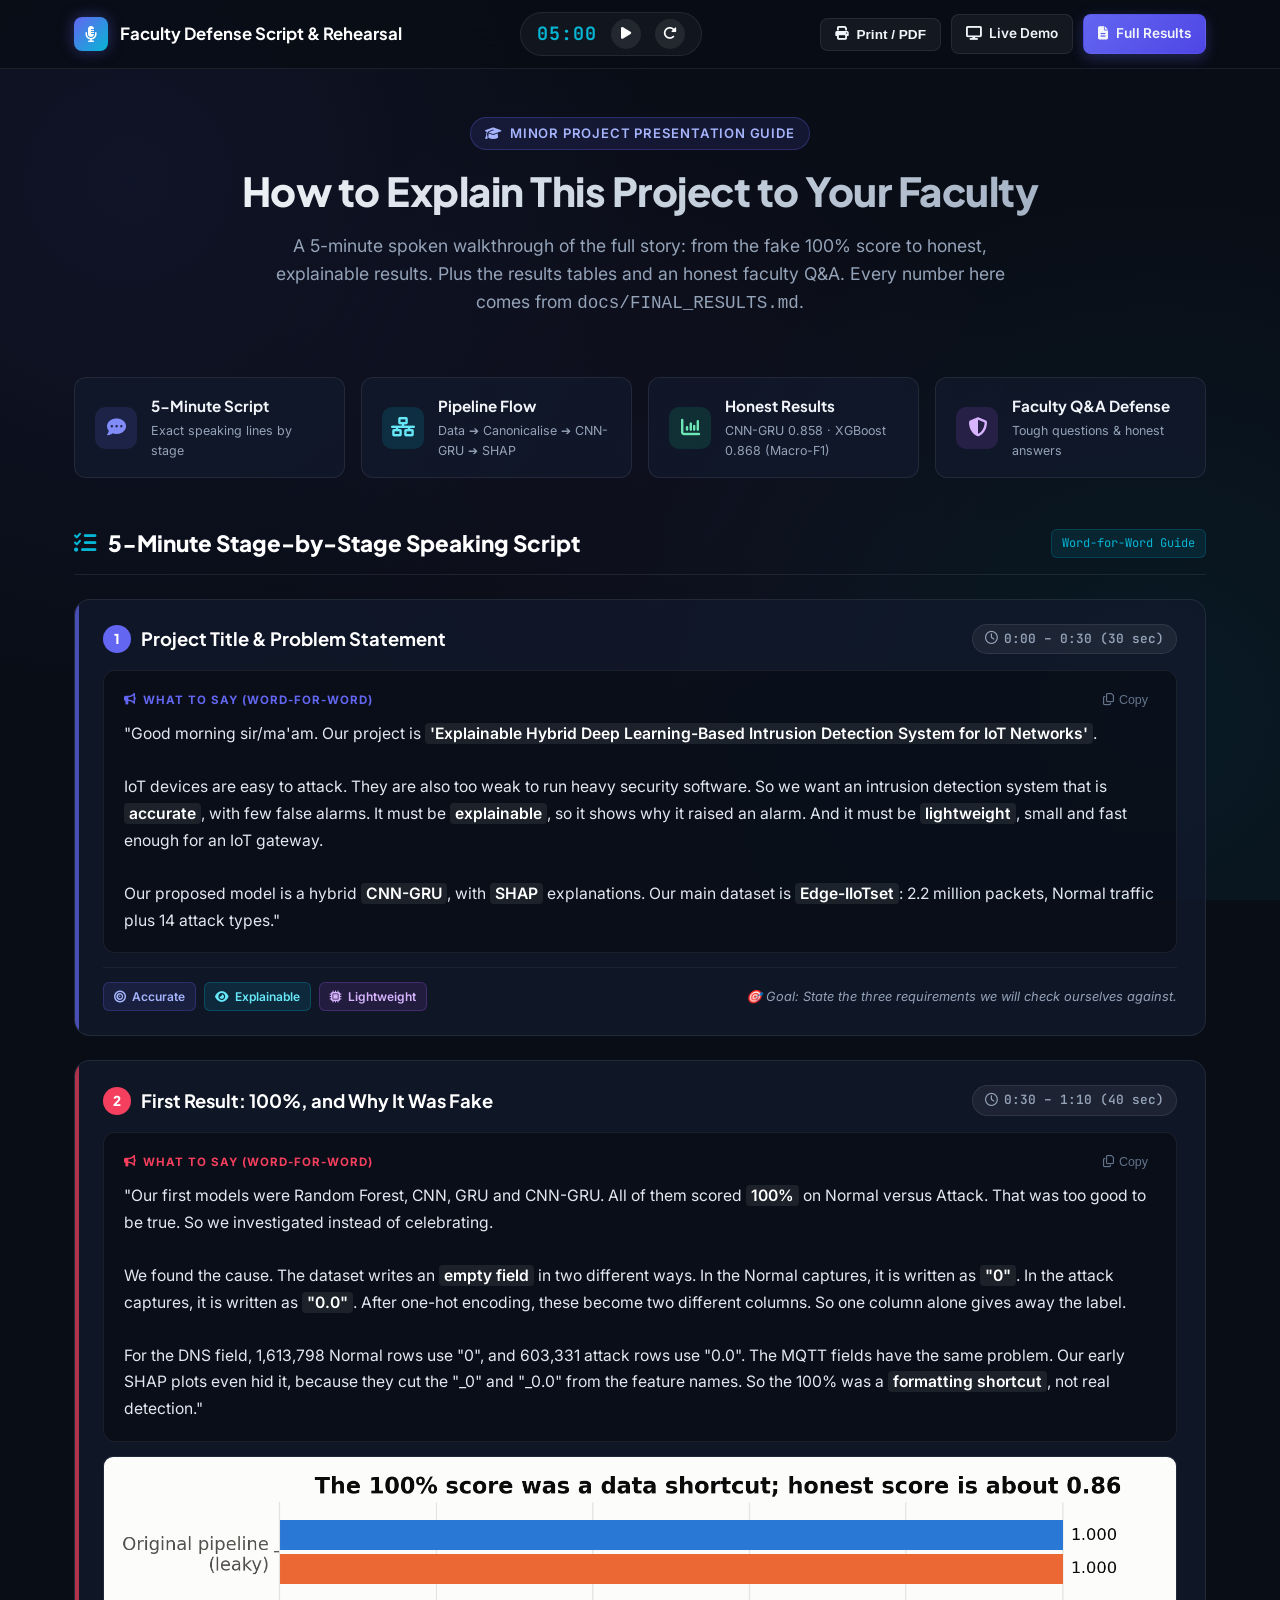
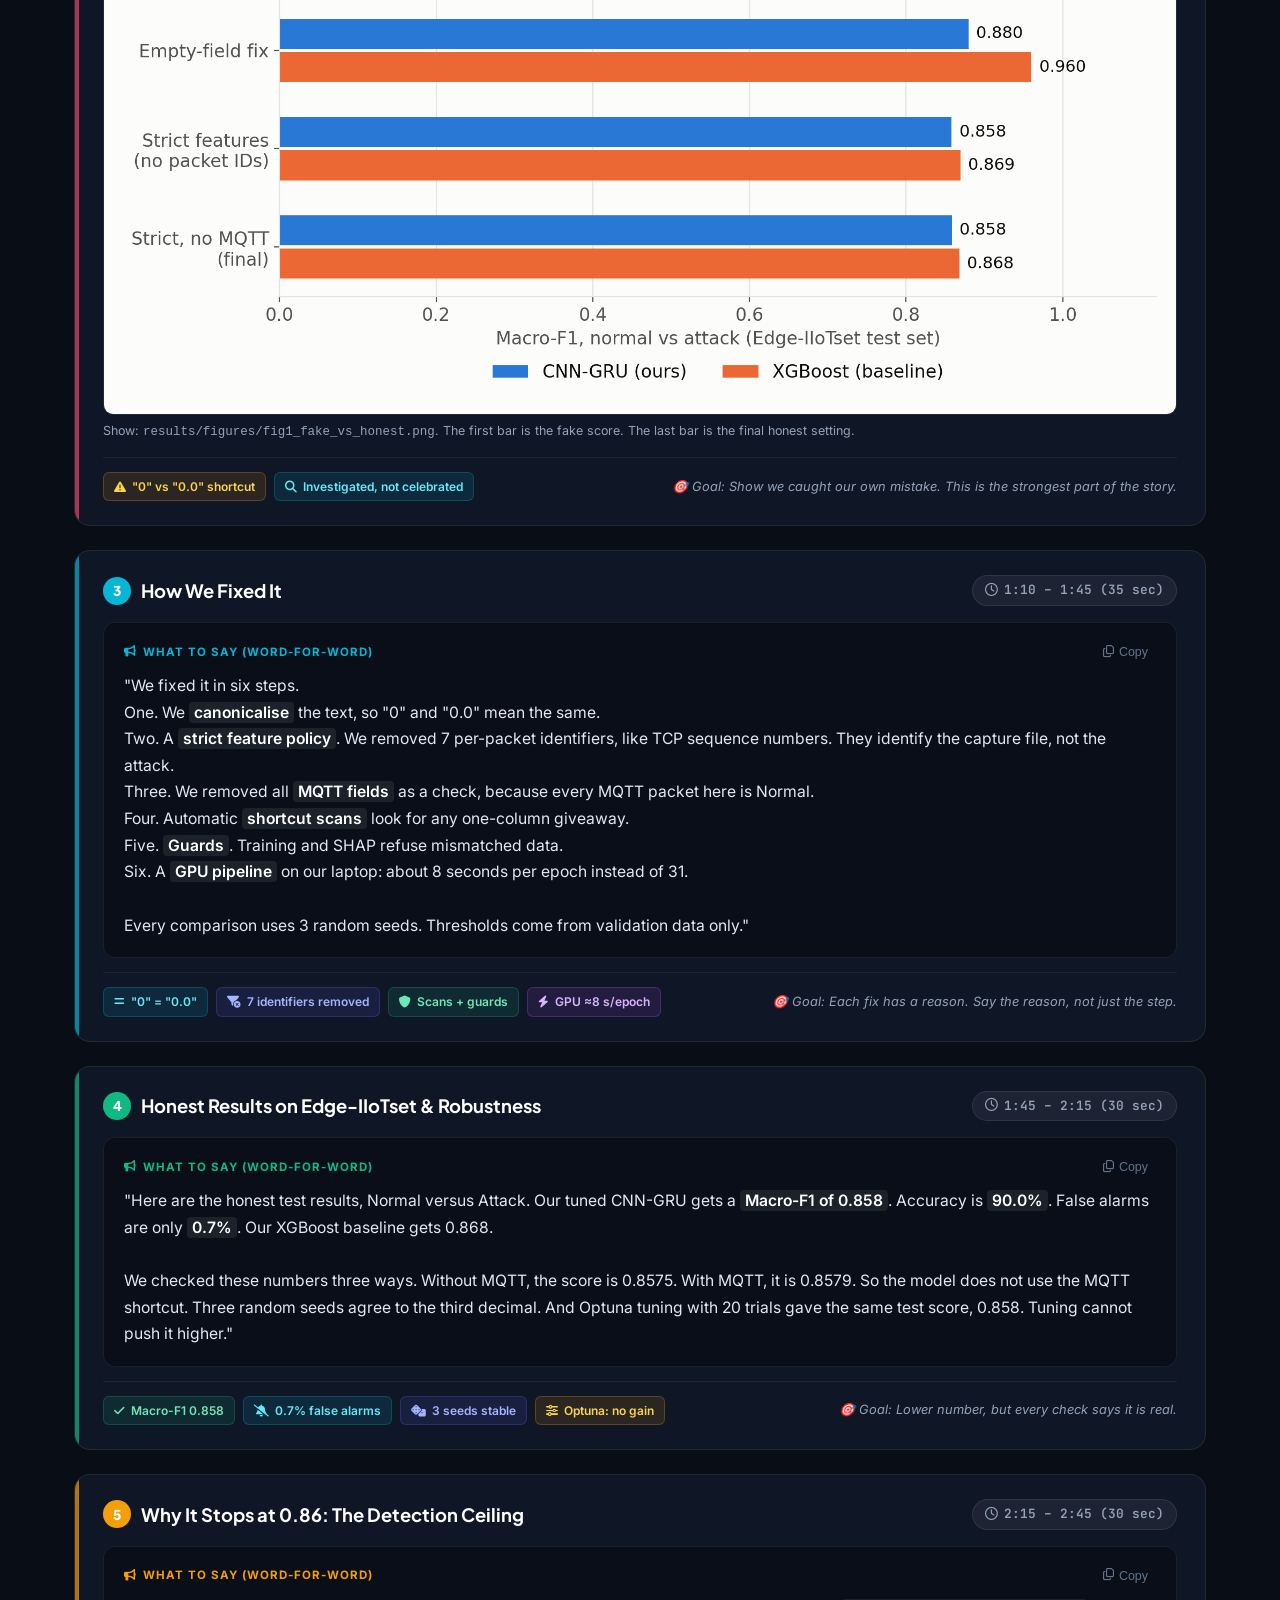
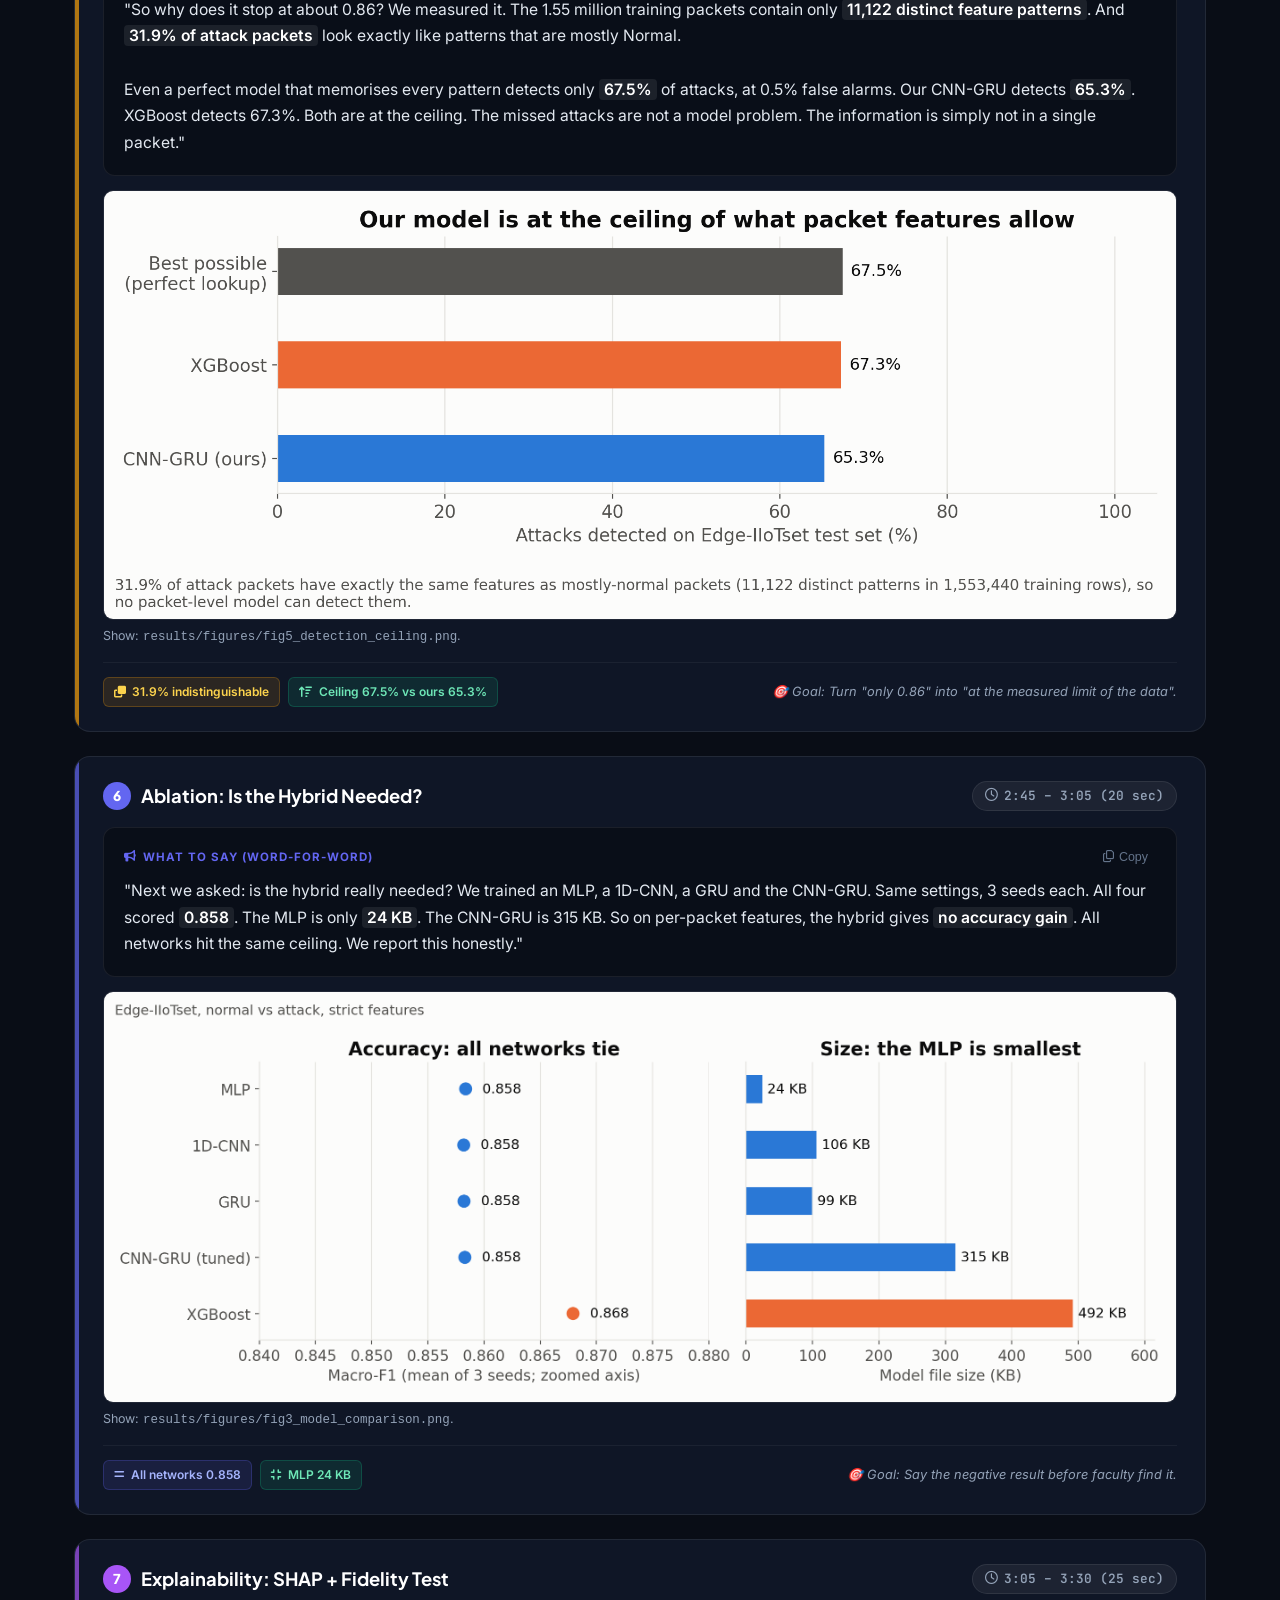
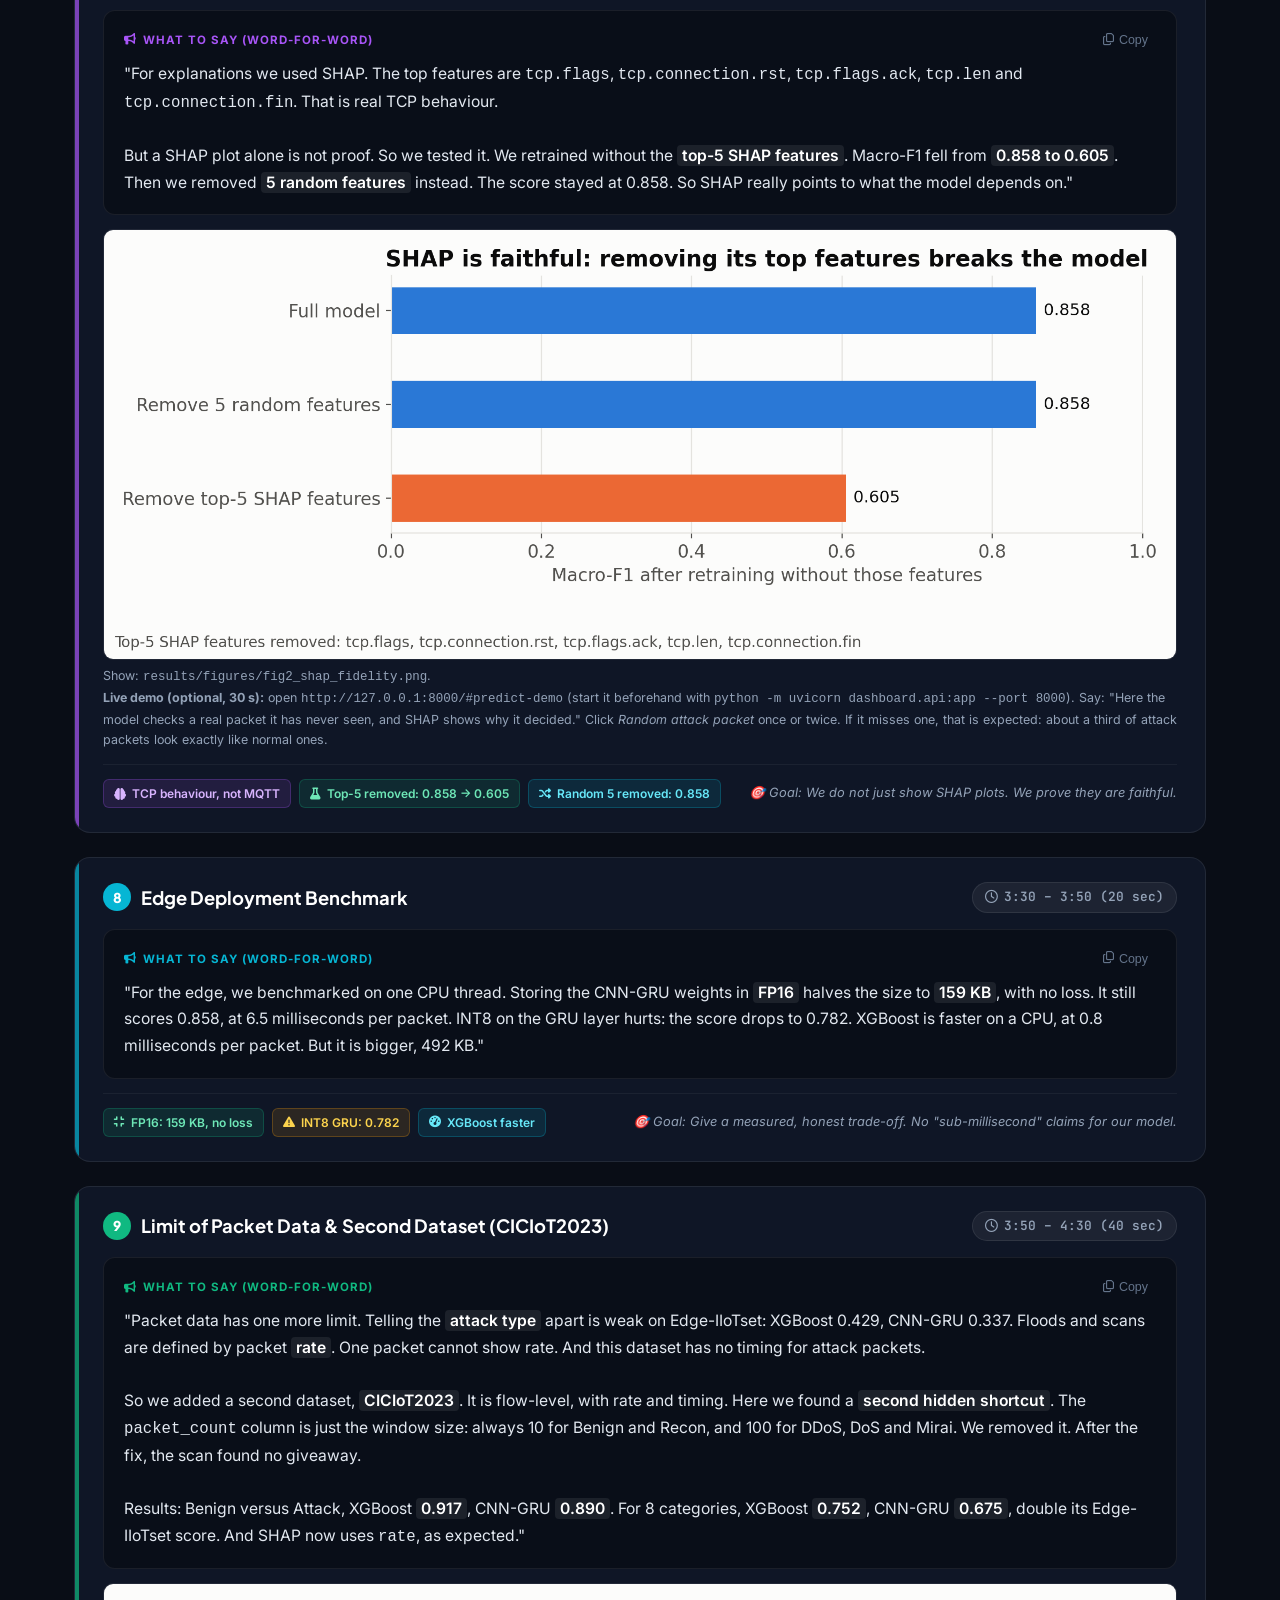
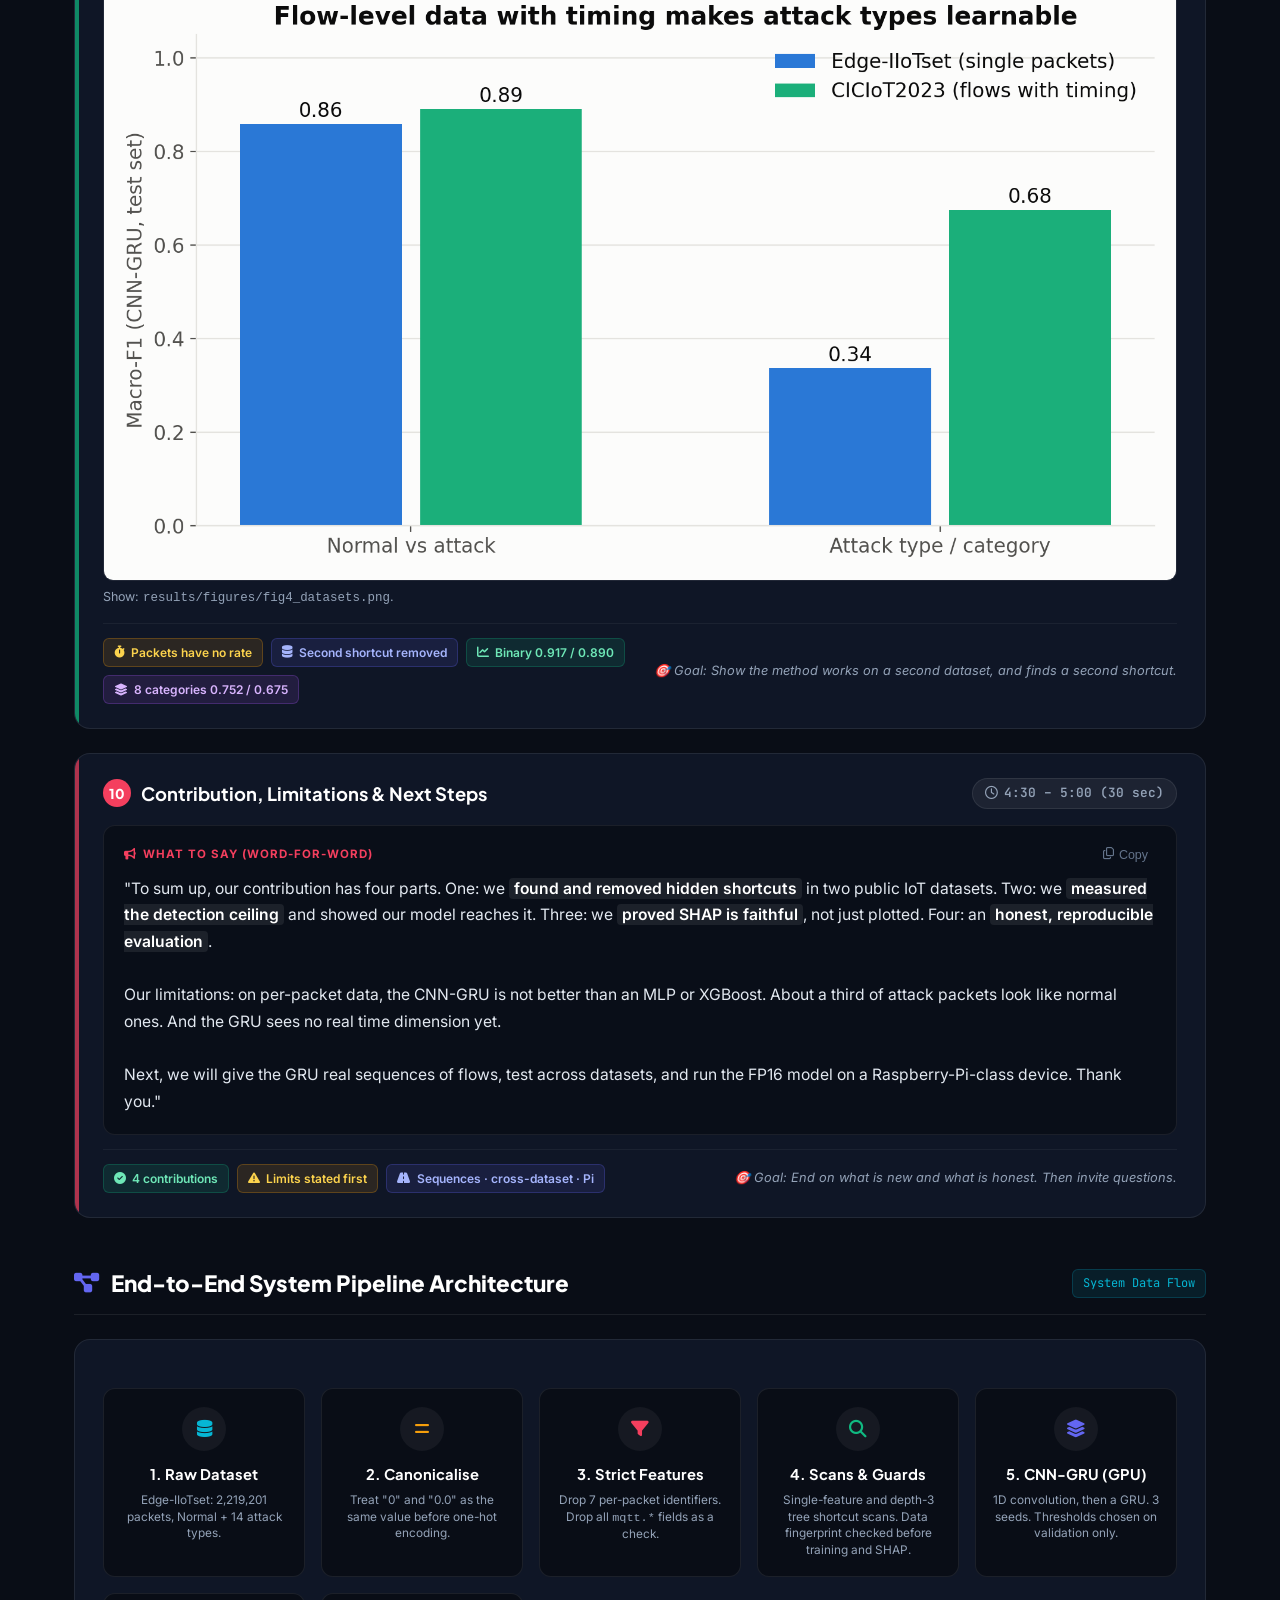
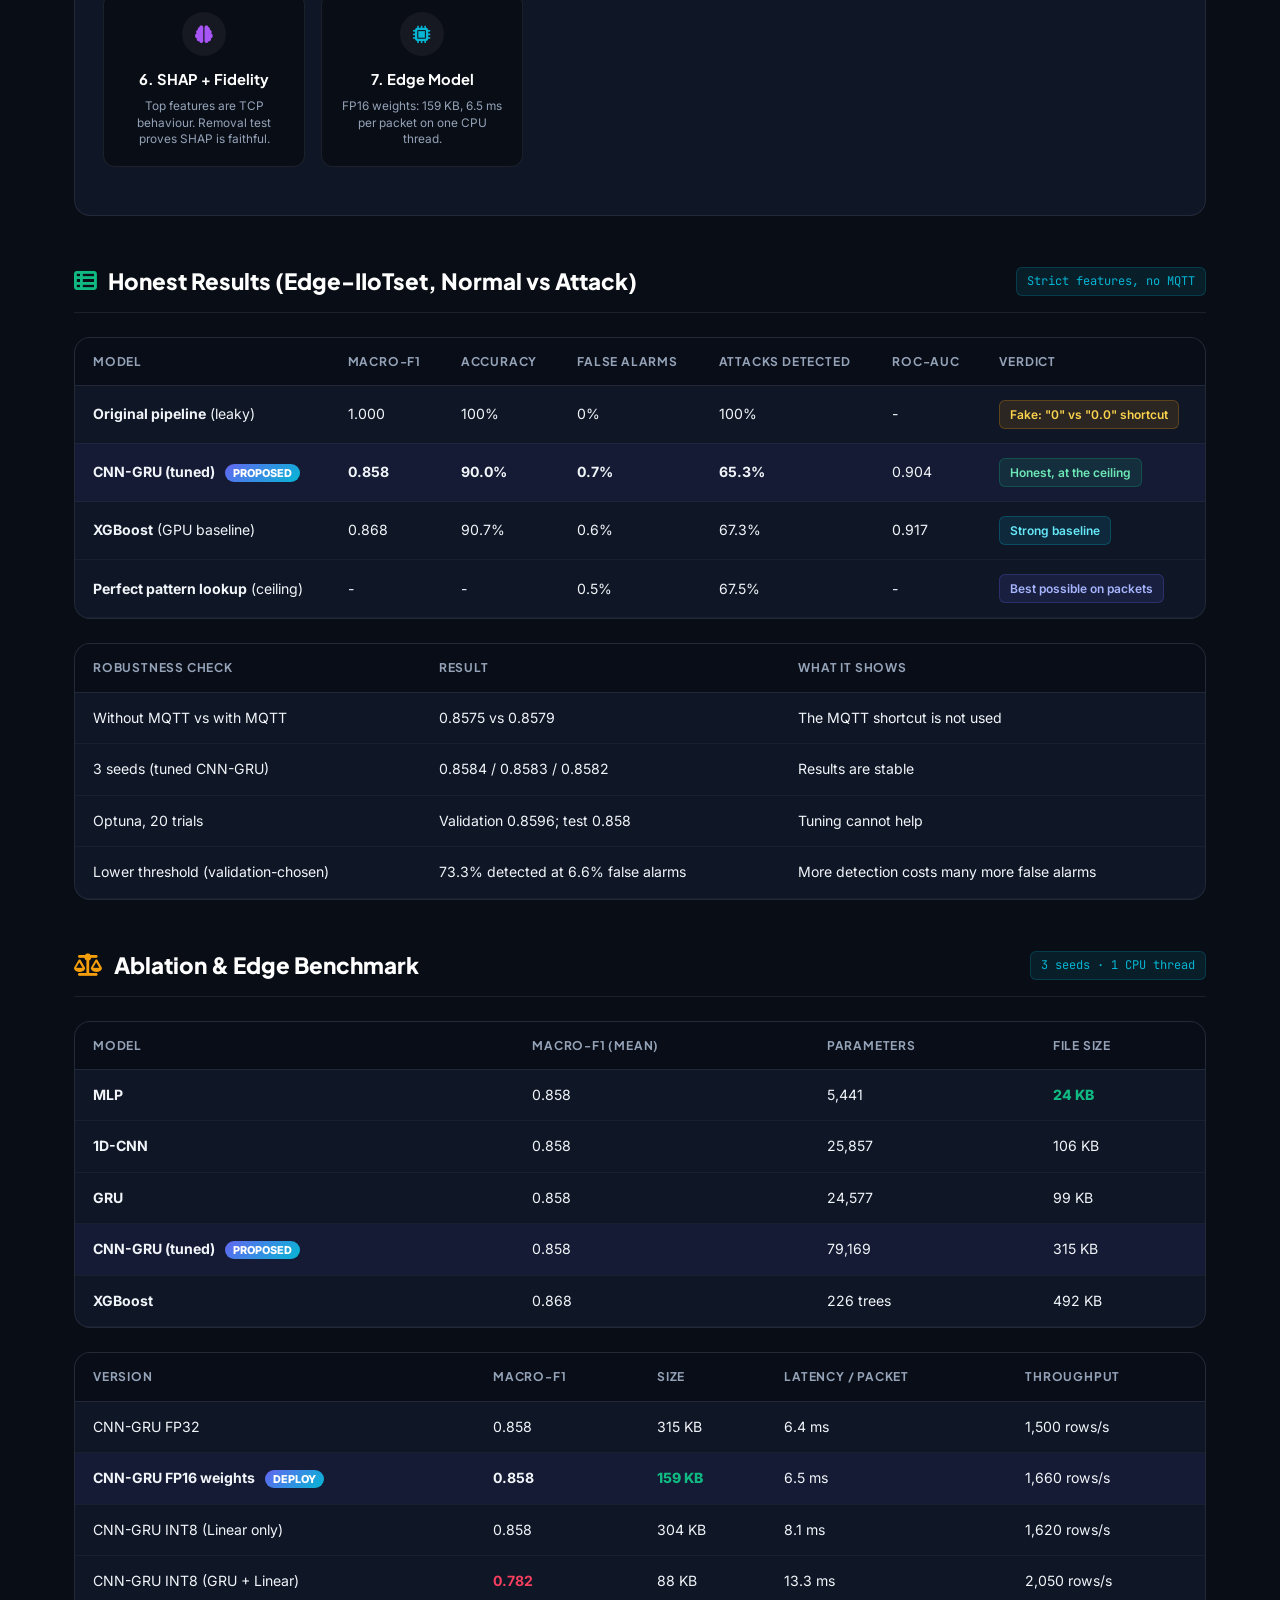
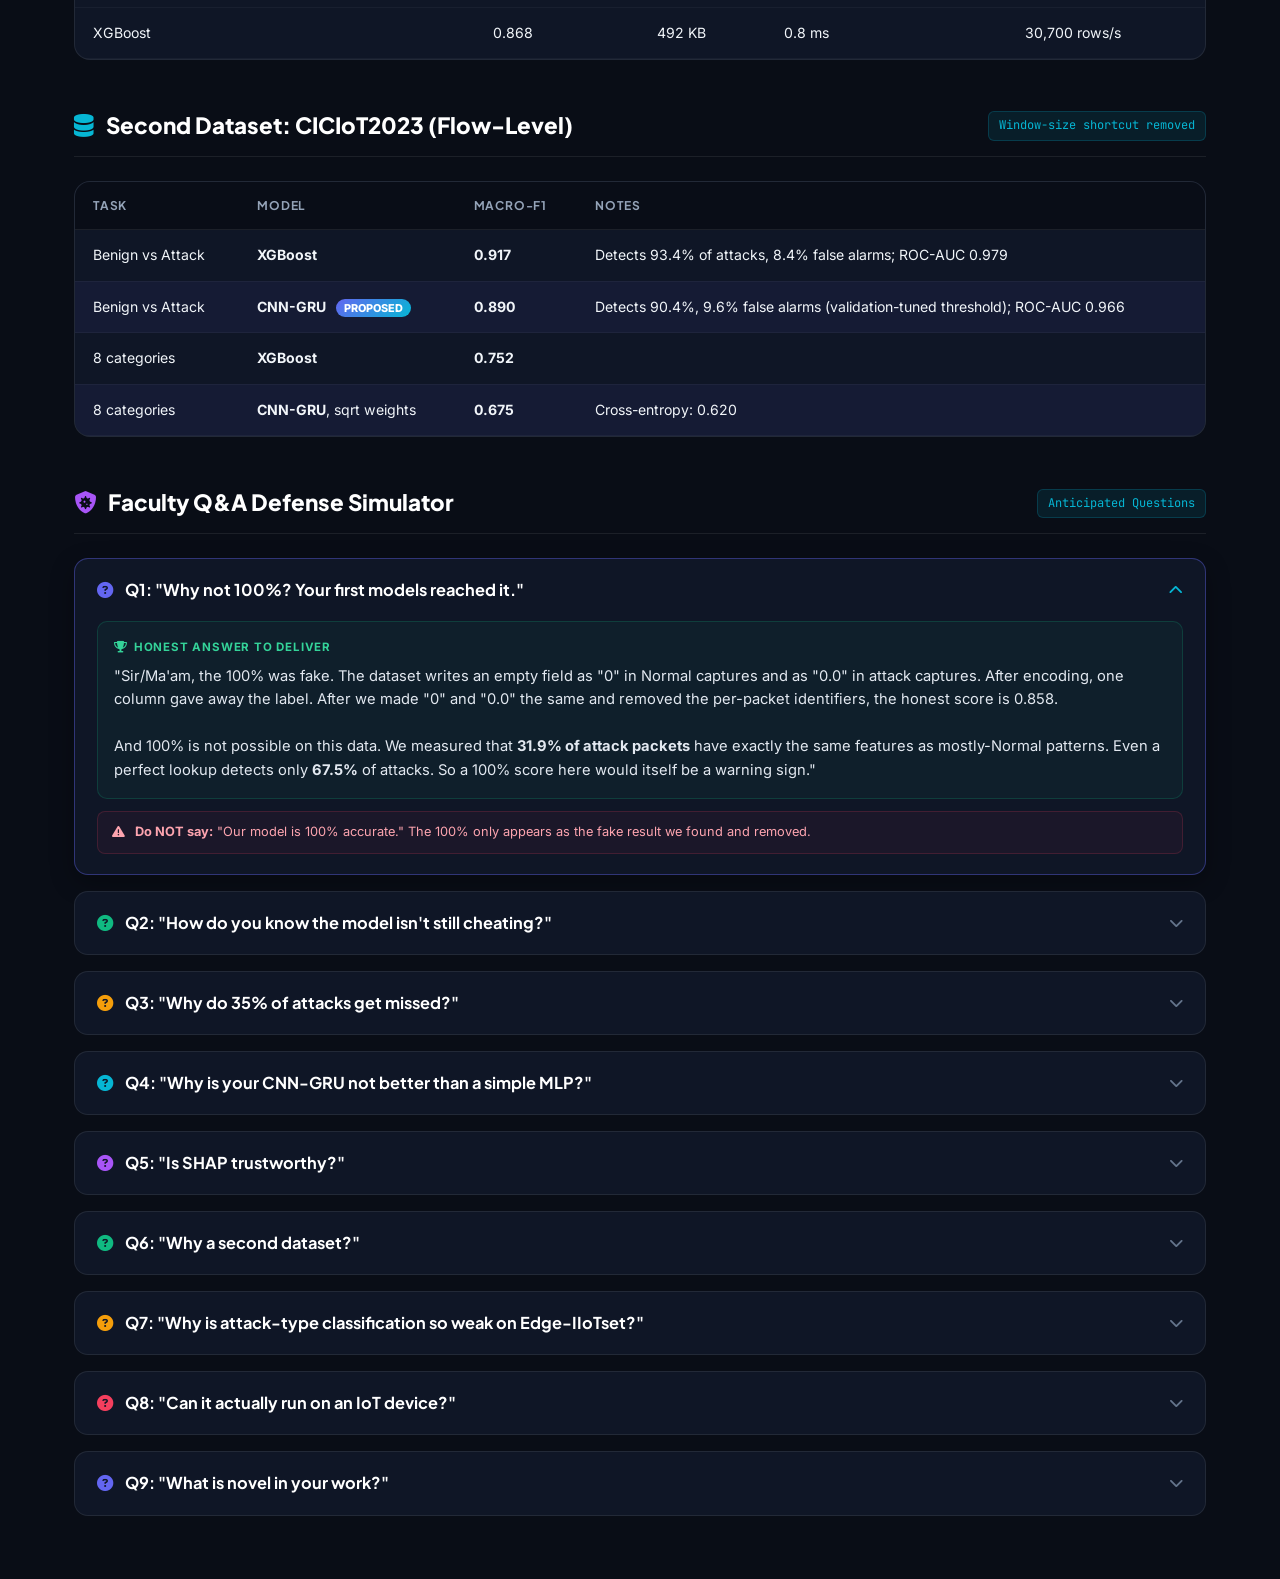
<file: faculty_presentation_script.html>
<!DOCTYPE html>
<html lang="en">
<head>
  <meta charset="UTF-8">
  <meta name="viewport" content="width=device-width, initial-scale=1.0">
  <title>Faculty Presentation & Defense Master Guide | IoT-IDS</title>
  <!-- Google Fonts -->
  <link rel="preconnect" href="https://fonts.googleapis.com">
  <link rel="preconnect" href="https://fonts.gstatic.com" crossorigin>
  <link href="https://fonts.googleapis.com/css2?family=Inter:wght@300;400;500;600;700;800&family=JetBrains+Mono:wght@400;500;600;700&family=Plus+Jakarta+Sans:wght@500;600;700;800&display=swap" rel="stylesheet">
  <!-- FontAwesome -->
  <link rel="stylesheet" href="https://cdnjs.cloudflare.com/ajax/libs/font-awesome/6.5.1/css/all.min.css">

  <style>
    :root {
      --bg-dark: #090d16;
      --bg-card: rgba(18, 26, 44, 0.75);
      --bg-card-hover: rgba(26, 38, 64, 0.9);
      --border-color: rgba(255, 255, 255, 0.08);
      --border-focus: rgba(99, 102, 241, 0.4);
      --text-main: #f1f5f9;
      --text-muted: #94a3b8;
      --text-dim: #64748b;
      
      --accent-primary: #6366f1;     /* Indigo */
      --accent-cyan: #06b6d4;        /* Cyan */
      --accent-emerald: #10b981;     /* Green / Success */
      --accent-amber: #f59e0b;       /* Warning / Imbalance */
      --accent-rose: #f43f5e;        /* Critical / Threat */
      --accent-purple: #a855f7;      /* XAI / Novelty */
      
      --glow-cyan: rgba(6, 182, 212, 0.15);
      --glow-indigo: rgba(99, 102, 241, 0.15);
      --font-heading: 'Plus Jakarta Sans', sans-serif;
      --font-body: 'Inter', sans-serif;
      --font-mono: 'JetBrains Mono', monospace;
    }

    * {
      box-sizing: border-box;
      margin: 0;
      padding: 0;
    }

    body {
      background-color: var(--bg-dark);
      color: var(--text-main);
      font-family: var(--font-body);
      line-height: 1.6;
      background-image: 
        radial-gradient(circle at 10% 20%, rgba(99, 102, 241, 0.08) 0%, transparent 40%),
        radial-gradient(circle at 90% 80%, rgba(6, 182, 212, 0.08) 0%, transparent 40%),
        radial-gradient(circle at 50% 50%, rgba(168, 85, 247, 0.04) 0%, transparent 50%);
      background-attachment: fixed;
      min-height: 100vh;
      padding-bottom: 80px;
    }

    /* Container */
    .container {
      max-width: 1180px;
      margin: 0 auto;
      padding: 0 24px;
    }

    /* Top Sticky Header & Practice Timer */
    .top-bar {
      position: sticky;
      top: 0;
      z-index: 100;
      background: rgba(9, 13, 22, 0.85);
      backdrop-filter: blur(16px);
      -webkit-backdrop-filter: blur(16px);
      border-bottom: 1px solid var(--border-color);
      padding: 12px 0;
    }

    .top-bar-inner {
      display: flex;
      align-items: center;
      justify-content: space-between;
      gap: 16px;
      flex-wrap: wrap;
    }

    .logo-badge {
      display: flex;
      align-items: center;
      gap: 12px;
      font-family: var(--font-heading);
      font-weight: 700;
      font-size: 1.05rem;
      color: #fff;
    }

    .logo-icon {
      width: 34px;
      height: 34px;
      border-radius: 8px;
      background: linear-gradient(135deg, var(--accent-primary), var(--accent-cyan));
      display: flex;
      align-items: center;
      justify-content: center;
      font-size: 1rem;
      color: #fff;
      box-shadow: 0 0 15px rgba(99, 102, 241, 0.4);
    }

    /* Practice Timer Widget */
    .timer-widget {
      display: flex;
      align-items: center;
      gap: 14px;
      background: rgba(255, 255, 255, 0.04);
      border: 1px solid var(--border-color);
      border-radius: 30px;
      padding: 6px 16px;
    }

    .timer-display {
      font-family: var(--font-mono);
      font-weight: 700;
      font-size: 1.15rem;
      color: var(--accent-cyan);
      letter-spacing: 1px;
    }

    .timer-btn {
      background: rgba(255, 255, 255, 0.08);
      border: none;
      color: #fff;
      border-radius: 50%;
      width: 30px;
      height: 30px;
      display: flex;
      align-items: center;
      justify-content: center;
      cursor: pointer;
      font-size: 0.85rem;
      transition: all 0.2s;
    }

    .timer-btn:hover {
      background: var(--accent-primary);
      transform: scale(1.05);
    }

    .timer-btn.reset:hover {
      background: var(--accent-rose);
    }

    .nav-actions {
      display: flex;
      align-items: center;
      gap: 10px;
    }

    .action-btn {
      background: rgba(255, 255, 255, 0.05);
      border: 1px solid var(--border-color);
      color: var(--text-main);
      padding: 8px 14px;
      border-radius: 8px;
      font-size: 0.85rem;
      font-weight: 600;
      display: inline-flex;
      align-items: center;
      gap: 8px;
      cursor: pointer;
      text-decoration: none;
      transition: all 0.2s;
    }

    .action-btn:hover {
      background: rgba(255, 255, 255, 0.1);
      border-color: rgba(255, 255, 255, 0.2);
      transform: translateY(-1px);
    }

    .action-btn.primary {
      background: linear-gradient(135deg, var(--accent-primary), #4f46e5);
      border-color: transparent;
      box-shadow: 0 4px 14px rgba(99, 102, 241, 0.3);
    }

    .action-btn.primary:hover {
      background: linear-gradient(135deg, #4f46e5, #4338ca);
    }

    /* Hero Header */
    .hero-section {
      padding: 48px 0 32px;
      text-align: center;
    }

    .hero-badge {
      display: inline-flex;
      align-items: center;
      gap: 8px;
      background: rgba(99, 102, 241, 0.12);
      border: 1px solid rgba(99, 102, 241, 0.3);
      color: #a5b4fc;
      font-size: 0.82rem;
      font-weight: 600;
      padding: 5px 14px;
      border-radius: 20px;
      margin-bottom: 16px;
      text-transform: uppercase;
      letter-spacing: 0.8px;
    }

    .hero-title {
      font-family: var(--font-heading);
      font-size: 2.5rem;
      font-weight: 800;
      letter-spacing: -0.5px;
      line-height: 1.25;
      margin-bottom: 16px;
      background: linear-gradient(135deg, #ffffff 0%, #cbd5e1 50%, #94a3b8 100%);
      -webkit-background-clip: text;
      -webkit-text-fill-color: transparent;
    }

    .hero-subtitle {
      font-size: 1.1rem;
      color: var(--text-muted);
      max-width: 760px;
      margin: 0 auto 28px;
    }

    /* Quick Links Bar */
    .quick-bar {
      display: grid;
      grid-template-columns: repeat(auto-fit, minmax(240px, 1fr));
      gap: 16px;
      margin-bottom: 40px;
    }

    .quick-card {
      background: var(--bg-card);
      border: 1px solid var(--border-color);
      border-radius: 12px;
      padding: 16px 20px;
      display: flex;
      align-items: center;
      gap: 14px;
      text-decoration: none;
      color: var(--text-main);
      transition: all 0.25s;
    }

    .quick-card:hover {
      background: var(--bg-card-hover);
      border-color: var(--border-focus);
      transform: translateY(-2px);
      box-shadow: 0 10px 25px -5px rgba(0, 0, 0, 0.3);
    }

    .quick-icon {
      width: 42px;
      height: 42px;
      border-radius: 10px;
      display: flex;
      align-items: center;
      justify-content: center;
      font-size: 1.2rem;
      flex-shrink: 0;
    }

    .quick-info h4 {
      font-family: var(--font-heading);
      font-size: 0.95rem;
      font-weight: 700;
      margin-bottom: 2px;
    }

    .quick-info p {
      font-size: 0.78rem;
      color: var(--text-muted);
    }

    /* Section Headings */
    .section-header {
      display: flex;
      align-items: center;
      justify-content: space-between;
      margin: 48px 0 24px;
      padding-bottom: 12px;
      border-bottom: 1px solid var(--border-color);
    }

    .section-title {
      font-family: var(--font-heading);
      font-size: 1.4rem;
      font-weight: 800;
      display: flex;
      align-items: center;
      gap: 12px;
      color: #fff;
    }

    .section-tag {
      font-family: var(--font-mono);
      font-size: 0.75rem;
      color: var(--accent-cyan);
      background: rgba(6, 182, 212, 0.1);
      padding: 4px 10px;
      border-radius: 6px;
      border: 1px solid rgba(6, 182, 212, 0.2);
    }

    /* Timeline Stepper (5-Min Script) */
    .script-timeline {
      display: flex;
      flex-direction: column;
      gap: 24px;
      position: relative;
    }

    .script-card {
      background: var(--bg-card);
      border: 1px solid var(--border-color);
      border-radius: 16px;
      padding: 24px 28px;
      position: relative;
      transition: all 0.3s cubic-bezier(0.16, 1, 0.3, 1);
      overflow: hidden;
    }

    .script-card::before {
      content: '';
      position: absolute;
      top: 0;
      left: 0;
      width: 4px;
      height: 100%;
      background: var(--card-accent, var(--accent-primary));
      opacity: 0.7;
      transition: width 0.2s;
    }

    .script-card:hover {
      background: var(--bg-card-hover);
      border-color: rgba(255, 255, 255, 0.18);
      transform: translateY(-2px);
      box-shadow: 0 12px 30px rgba(0, 0, 0, 0.4);
    }

    .script-card:hover::before {
      width: 6px;
      opacity: 1;
    }

    .card-top {
      display: flex;
      align-items: center;
      justify-content: space-between;
      margin-bottom: 16px;
      flex-wrap: wrap;
      gap: 10px;
    }

    .stage-badge-group {
      display: flex;
      align-items: center;
      gap: 10px;
    }

    .stage-number {
      width: 28px;
      height: 28px;
      border-radius: 50%;
      background: var(--card-accent, var(--accent-primary));
      color: #fff;
      display: flex;
      align-items: center;
      justify-content: center;
      font-weight: 800;
      font-size: 0.85rem;
      font-family: var(--font-heading);
    }

    .stage-title {
      font-family: var(--font-heading);
      font-size: 1.15rem;
      font-weight: 700;
      color: #fff;
    }

    .timing-badge {
      font-family: var(--font-mono);
      font-size: 0.8rem;
      font-weight: 600;
      background: rgba(255, 255, 255, 0.06);
      border: 1px solid var(--border-color);
      padding: 4px 12px;
      border-radius: 20px;
      color: var(--text-muted);
      display: flex;
      align-items: center;
      gap: 6px;
    }

    /* Exact Speech Block */
    .speech-box {
      background: rgba(0, 0, 0, 0.35);
      border: 1px solid rgba(255, 255, 255, 0.07);
      border-radius: 12px;
      padding: 18px 20px;
      margin: 14px 0;
      position: relative;
    }

    .speech-box-header {
      display: flex;
      align-items: center;
      justify-content: space-between;
      margin-bottom: 10px;
    }

    .speech-label {
      font-size: 0.72rem;
      font-weight: 700;
      text-transform: uppercase;
      letter-spacing: 1px;
      color: var(--card-accent, var(--accent-cyan));
      display: flex;
      align-items: center;
      gap: 6px;
    }

    .copy-btn {
      background: transparent;
      border: none;
      color: var(--text-dim);
      font-size: 0.78rem;
      cursor: pointer;
      display: flex;
      align-items: center;
      gap: 5px;
      padding: 4px 8px;
      border-radius: 4px;
      transition: all 0.2s;
    }

    .copy-btn:hover {
      color: #fff;
      background: rgba(255, 255, 255, 0.08);
    }

    .speech-text {
      font-size: 0.98rem;
      color: #e2e8f0;
      line-height: 1.7;
      font-style: normal;
    }

    .speech-text strong {
      color: #fff;
      background: rgba(255, 255, 255, 0.08);
      padding: 1px 5px;
      border-radius: 4px;
      font-weight: 600;
    }

    /* Key Insights & Pills */
    .script-footer {
      display: grid;
      grid-template-columns: 1fr auto;
      gap: 16px;
      align-items: center;
      margin-top: 14px;
      padding-top: 14px;
      border-top: 1px solid rgba(255, 255, 255, 0.05);
    }

    .key-points {
      display: flex;
      flex-wrap: wrap;
      gap: 8px;
    }

    .point-pill {
      font-size: 0.75rem;
      font-weight: 600;
      padding: 4px 10px;
      border-radius: 6px;
      display: inline-flex;
      align-items: center;
      gap: 6px;
    }

    .pill-cyan { background: rgba(6, 182, 212, 0.12); color: #67e8f9; border: 1px solid rgba(6, 182, 212, 0.25); }
    .pill-indigo { background: rgba(99, 102, 241, 0.12); color: #a5b4fc; border: 1px solid rgba(99, 102, 241, 0.25); }
    .pill-emerald { background: rgba(16, 185, 129, 0.12); color: #6ee7b7; border: 1px solid rgba(16, 185, 129, 0.25); }
    .pill-amber { background: rgba(245, 158, 11, 0.12); color: #fcd34d; border: 1px solid rgba(245, 158, 11, 0.25); }
    .pill-purple { background: rgba(168, 85, 247, 0.12); color: #d8b4fe; border: 1px solid rgba(168, 85, 247, 0.25); }

    .faculty-goal {
      font-size: 0.8rem;
      color: var(--text-muted);
      font-style: italic;
    }

    /* Architecture Flow Graphic */
    .flow-diagram-card {
      background: var(--bg-card);
      border: 1px solid var(--border-color);
      border-radius: 16px;
      padding: 28px;
      margin: 24px 0;
    }

    .flow-grid {
      display: grid;
      grid-template-columns: repeat(auto-fit, minmax(180px, 1fr));
      gap: 16px;
      position: relative;
      margin: 20px 0;
    }

    .flow-step {
      background: rgba(0, 0, 0, 0.4);
      border: 1px solid var(--border-color);
      border-radius: 12px;
      padding: 18px 16px;
      text-align: center;
      position: relative;
      transition: all 0.2s;
    }

    .flow-step:hover {
      border-color: var(--accent-cyan);
      transform: translateY(-3px);
      box-shadow: 0 8px 20px rgba(0,0,0,0.3);
    }

    .flow-step-icon {
      width: 44px;
      height: 44px;
      border-radius: 50%;
      background: rgba(255, 255, 255, 0.05);
      margin: 0 auto 12px;
      display: flex;
      align-items: center;
      justify-content: center;
      font-size: 1.1rem;
    }

    .flow-step h5 {
      font-family: var(--font-heading);
      font-size: 0.92rem;
      font-weight: 700;
      margin-bottom: 6px;
      color: #fff;
    }

    .flow-step p {
      font-size: 0.74rem;
      color: var(--text-muted);
      line-height: 1.4;
    }

    /* Comparison Table */
    .table-container {
      background: var(--bg-card);
      border: 1px solid var(--border-color);
      border-radius: 16px;
      overflow: hidden;
      margin: 24px 0;
    }

    table {
      width: 100%;
      border-collapse: collapse;
      text-align: left;
      font-size: 0.88rem;
    }

    th {
      background: rgba(0, 0, 0, 0.4);
      padding: 14px 18px;
      font-family: var(--font-heading);
      font-weight: 700;
      color: var(--text-muted);
      border-bottom: 1px solid var(--border-color);
      text-transform: uppercase;
      font-size: 0.75rem;
      letter-spacing: 0.8px;
    }

    td {
      padding: 14px 18px;
      border-bottom: 1px solid rgba(255, 255, 255, 0.04);
      color: var(--text-main);
    }

    tr:hover td {
      background: rgba(255, 255, 255, 0.02);
    }

    tr.highlight-row td {
      background: rgba(99, 102, 241, 0.07);
    }

    .tag-proposed {
      background: linear-gradient(135deg, var(--accent-primary), var(--accent-cyan));
      color: #fff;
      font-size: 0.68rem;
      font-weight: 800;
      padding: 2px 8px;
      border-radius: 12px;
      text-transform: uppercase;
      margin-left: 6px;
    }

    /* Q&A Accordion */
    .qa-container {
      display: flex;
      flex-direction: column;
      gap: 16px;
    }

    .qa-card {
      background: var(--bg-card);
      border: 1px solid var(--border-color);
      border-radius: 14px;
      overflow: hidden;
      transition: all 0.25s;
    }

    .qa-card:hover {
      border-color: rgba(255, 255, 255, 0.15);
    }

    .qa-card.open {
      border-color: var(--border-focus);
      box-shadow: 0 8px 24px rgba(0, 0, 0, 0.3);
    }

    .qa-header {
      padding: 18px 22px;
      display: flex;
      align-items: center;
      justify-content: space-between;
      cursor: pointer;
      user-select: none;
      gap: 16px;
    }

    .qa-question {
      font-family: var(--font-heading);
      font-size: 1.02rem;
      font-weight: 700;
      color: #fff;
      display: flex;
      align-items: center;
      gap: 12px;
    }

    .qa-toggle-icon {
      font-size: 0.9rem;
      color: var(--text-dim);
      transition: transform 0.25s;
    }

    .qa-card.open .qa-toggle-icon {
      transform: rotate(180deg);
      color: var(--accent-cyan);
    }

    .qa-body {
      padding: 0 22px 20px;
      display: none;
    }

    .qa-card.open .qa-body {
      display: block;
    }

    .winning-response {
      background: rgba(16, 185, 129, 0.06);
      border: 1px solid rgba(16, 185, 129, 0.2);
      border-radius: 10px;
      padding: 16px;
      margin-bottom: 12px;
    }

    .response-tag {
      font-size: 0.72rem;
      font-weight: 700;
      color: #34d399;
      text-transform: uppercase;
      letter-spacing: 0.8px;
      display: flex;
      align-items: center;
      gap: 6px;
      margin-bottom: 8px;
    }

    .response-text {
      font-size: 0.92rem;
      color: #e2e8f0;
      line-height: 1.6;
    }

    .avoid-box {
      background: rgba(244, 63, 94, 0.05);
      border: 1px solid rgba(244, 63, 94, 0.18);
      border-radius: 8px;
      padding: 10px 14px;
      font-size: 0.8rem;
      color: #fda4af;
      display: flex;
      align-items: center;
      gap: 10px;
    }

    /* Result Figures */
    .figure-img {
      display: block;
      max-width: 100%;
      height: auto;
      margin: 14px 0 6px;
      border-radius: 10px;
      border: 1px solid var(--border-color);
    }

    .figure-caption {
      font-size: 0.78rem;
      color: var(--text-muted);
    }

    /* Print Stylesheet */
    @media print {
      body {
        background: #fff !important;
        color: #0f172a !important;
        background-image: none !important;
      }

      .top-bar, .quick-bar, .timer-widget, .nav-actions, .copy-btn {
        display: none !important;
      }

      .hero-title {
        color: #0f172a !important;
        -webkit-text-fill-color: initial !important;
        font-size: 1.8rem !important;
      }

      .script-card, .qa-card, .flow-diagram-card, .table-container {
        background: #fff !important;
        border: 1px solid #cbd5e1 !important;
        box-shadow: none !important;
        page-break-inside: avoid;
        margin-bottom: 16px !important;
        color: #0f172a !important;
      }

      .speech-box {
        background: #f8fafc !important;
        border: 1px solid #e2e8f0 !important;
        color: #1e293b !important;
      }

      .speech-text {
        color: #1e293b !important;
      }

      .speech-text strong {
        color: #0f172a !important;
        background: #e2e8f0 !important;
      }

      .qa-body {
        display: block !important;
      }

      .qa-question, .stage-title, .section-title {
        color: #0f172a !important;
      }

      th {
        background: #f1f5f9 !important;
        color: #334155 !important;
      }

      td {
        color: #1e293b !important;
      }
    }

    /* Responsive Adjustments */
    @media (max-width: 768px) {
      .hero-title { font-size: 1.8rem; }
      .script-footer { grid-template-columns: 1fr; }
      .card-top { flex-direction: column; align-items: flex-start; }
      .top-bar-inner { justify-content: center; }
    }
  </style>
</head>
<body>

  <!-- Top Sticky Navigation & Live Rehearsal Timer -->
  <header class="top-bar">
    <div class="container top-bar-inner">
      <div class="logo-badge">
        <div class="logo-icon"><i class="fa-solid fa-microphone-lines"></i></div>
        <span>Faculty Defense Script & Rehearsal</span>
      </div>

      <!-- Practice Countdown Timer -->
      <div class="timer-widget">
        <span class="timer-display" id="timerDisplay">05:00</span>
        <button class="timer-btn" id="startBtn" title="Start Rehearsal Timer" onclick="toggleTimer()"><i class="fa-solid fa-play" id="playIcon"></i></button>
        <button class="timer-btn reset" title="Reset Timer" onclick="resetTimer()"><i class="fa-solid fa-rotate-right"></i></button>
      </div>

      <div class="nav-actions">
        <button class="action-btn" onclick="window.print()"><i class="fa-solid fa-print"></i> Print / PDF</button>
        <a href="http://127.0.0.1:8000/#predict-demo" class="action-btn" target="_blank"><i class="fa-solid fa-display"></i> Live Demo</a>
        <a href="docs/FINAL_RESULTS.md" class="action-btn primary" target="_blank"><i class="fa-solid fa-file-lines"></i> Full Results</a>
      </div>
    </div>
  </header>

  <main class="container">

    <!-- Hero Section -->
    <section class="hero-section">
      <div class="hero-badge"><i class="fa-solid fa-graduation-cap"></i> Minor Project Presentation Guide</div>
      <h1 class="hero-title">How to Explain This Project to Your Faculty</h1>
      <p class="hero-subtitle">A 5-minute spoken walkthrough of the full story: from the fake 100% score to honest, explainable results. Plus the results tables and an honest faculty Q&amp;A. Every number here comes from <code>docs/FINAL_RESULTS.md</code>.</p>
    </section>

    <!-- Quick Reference Action Cards -->
    <section class="quick-bar">
      <a href="#stage1" class="quick-card">
        <div class="quick-icon" style="background: rgba(99, 102, 241, 0.15); color: #818cf8;"><i class="fa-solid fa-comment-dots"></i></div>
        <div class="quick-info">
          <h4>5-Minute Script</h4>
          <p>Exact speaking lines by stage</p>
        </div>
      </a>
      <a href="#architecture-flow" class="quick-card">
        <div class="quick-icon" style="background: rgba(6, 182, 212, 0.15); color: #67e8f9;"><i class="fa-solid fa-network-wired"></i></div>
        <div class="quick-info">
          <h4>Pipeline Flow</h4>
          <p>Data ➔ Canonicalise ➔ CNN-GRU ➔ SHAP</p>
        </div>
      </a>
      <a href="#metrics-table" class="quick-card">
        <div class="quick-icon" style="background: rgba(16, 185, 129, 0.15); color: #6ee7b7;"><i class="fa-solid fa-chart-column"></i></div>
        <div class="quick-info">
          <h4>Honest Results</h4>
          <p>CNN-GRU 0.858 · XGBoost 0.868 (Macro-F1)</p>
        </div>
      </a>
      <a href="#defense-qa" class="quick-card">
        <div class="quick-icon" style="background: rgba(168, 85, 247, 0.15); color: #d8b4fe;"><i class="fa-solid fa-shield-halved"></i></div>
        <div class="quick-info">
          <h4>Faculty Q&amp;A Defense</h4>
          <p>Tough questions &amp; honest answers</p>
        </div>
      </a>
    </section>

    <!-- Section 1: The 5-Minute Script -->
    <div class="section-header" id="script-section">
      <div class="section-title">
        <i class="fa-solid fa-list-check" style="color: var(--accent-cyan);"></i>
        5-Minute Stage-by-Stage Speaking Script
      </div>
      <span class="section-tag">Word-for-Word Guide</span>
    </div>

    <div class="script-timeline">

      <!-- Stage 1 -->
      <article class="script-card" id="stage1" style="--card-accent: #6366f1;">
        <div class="card-top">
          <div class="stage-badge-group">
            <span class="stage-number">1</span>
            <h3 class="stage-title">Project Title &amp; Problem Statement</h3>
          </div>
          <span class="timing-badge"><i class="fa-regular fa-clock"></i> 0:00 – 0:30 (30 sec)</span>
        </div>

        <div class="speech-box">
          <div class="speech-box-header">
            <span class="speech-label"><i class="fa-solid fa-bullhorn"></i> What to Say (Word-for-Word)</span>
            <button class="copy-btn" onclick="copyText(this)"><i class="fa-regular fa-copy"></i> Copy</button>
          </div>
          <p class="speech-text">
            "Good morning sir/ma'am. Our project is <strong>'Explainable Hybrid Deep Learning-Based Intrusion Detection System for IoT Networks'</strong>.
            <br><br>
            IoT devices are easy to attack. They are also too weak to run heavy security software. So we want an intrusion detection system that is <strong>accurate</strong>, with few false alarms. It must be <strong>explainable</strong>, so it shows why it raised an alarm. And it must be <strong>lightweight</strong>, small and fast enough for an IoT gateway.
            <br><br>
            Our proposed model is a hybrid <strong>CNN-GRU</strong>, with <strong>SHAP</strong> explanations. Our main dataset is <strong>Edge-IIoTset</strong>: 2.2 million packets, Normal traffic plus 14 attack types."
          </p>
        </div>

        <div class="script-footer">
          <div class="key-points">
            <span class="point-pill pill-indigo"><i class="fa-solid fa-bullseye"></i> Accurate</span>
            <span class="point-pill pill-cyan"><i class="fa-solid fa-eye"></i> Explainable</span>
            <span class="point-pill pill-purple"><i class="fa-solid fa-microchip"></i> Lightweight</span>
          </div>
          <div class="faculty-goal">🎯 Goal: State the three requirements we will check ourselves against.</div>
        </div>
      </article>

      <!-- Stage 2 -->
      <article class="script-card" id="stage2" style="--card-accent: #f43f5e;">
        <div class="card-top">
          <div class="stage-badge-group">
            <span class="stage-number">2</span>
            <h3 class="stage-title">First Result: 100%, and Why It Was Fake</h3>
          </div>
          <span class="timing-badge"><i class="fa-regular fa-clock"></i> 0:30 – 1:10 (40 sec)</span>
        </div>

        <div class="speech-box">
          <div class="speech-box-header">
            <span class="speech-label"><i class="fa-solid fa-bullhorn"></i> What to Say (Word-for-Word)</span>
            <button class="copy-btn" onclick="copyText(this)"><i class="fa-regular fa-copy"></i> Copy</button>
          </div>
          <p class="speech-text">
            "Our first models were Random Forest, CNN, GRU and CNN-GRU. All of them scored <strong>100%</strong> on Normal versus Attack. That was too good to be true. So we investigated instead of celebrating.
            <br><br>
            We found the cause. The dataset writes an <strong>empty field</strong> in two different ways. In the Normal captures, it is written as <strong>"0"</strong>. In the attack captures, it is written as <strong>"0.0"</strong>. After one-hot encoding, these become two different columns. So one column alone gives away the label.
            <br><br>
            For the DNS field, 1,613,798 Normal rows use "0", and 603,331 attack rows use "0.0". The MQTT fields have the same problem. Our early SHAP plots even hid it, because they cut the "_0" and "_0.0" from the feature names. So the 100% was a <strong>formatting shortcut</strong>, not real detection."
          </p>
        </div>

        <img class="figure-img" src="results/figures/fig1_fake_vs_honest.png" alt="Bar chart: the original leaky pipeline scores 1.000 Macro-F1; after the fixes the final setting scores 0.858 for CNN-GRU and 0.868 for XGBoost">
        <p class="figure-caption">Show: <code>results/figures/fig1_fake_vs_honest.png</code>. The first bar is the fake score. The last bar is the final honest setting.</p>

        <div class="script-footer">
          <div class="key-points">
            <span class="point-pill pill-amber"><i class="fa-solid fa-triangle-exclamation"></i> "0" vs "0.0" shortcut</span>
            <span class="point-pill pill-cyan"><i class="fa-solid fa-magnifying-glass"></i> Investigated, not celebrated</span>
          </div>
          <div class="faculty-goal">🎯 Goal: Show we caught our own mistake. This is the strongest part of the story.</div>
        </div>
      </article>

      <!-- Stage 3 -->
      <article class="script-card" id="stage3" style="--card-accent: #06b6d4;">
        <div class="card-top">
          <div class="stage-badge-group">
            <span class="stage-number">3</span>
            <h3 class="stage-title">How We Fixed It</h3>
          </div>
          <span class="timing-badge"><i class="fa-regular fa-clock"></i> 1:10 – 1:45 (35 sec)</span>
        </div>

        <div class="speech-box">
          <div class="speech-box-header">
            <span class="speech-label"><i class="fa-solid fa-bullhorn"></i> What to Say (Word-for-Word)</span>
            <button class="copy-btn" onclick="copyText(this)"><i class="fa-regular fa-copy"></i> Copy</button>
          </div>
          <p class="speech-text">
            "We fixed it in six steps.
            <br>
            One. We <strong>canonicalise</strong> the text, so "0" and "0.0" mean the same.
            <br>
            Two. A <strong>strict feature policy</strong>. We removed 7 per-packet identifiers, like TCP sequence numbers. They identify the capture file, not the attack.
            <br>
            Three. We removed all <strong>MQTT fields</strong> as a check, because every MQTT packet here is Normal.
            <br>
            Four. Automatic <strong>shortcut scans</strong> look for any one-column giveaway.
            <br>
            Five. <strong>Guards</strong>. Training and SHAP refuse mismatched data.
            <br>
            Six. A <strong>GPU pipeline</strong> on our laptop: about 8 seconds per epoch instead of 31.
            <br><br>
            Every comparison uses 3 random seeds. Thresholds come from validation data only."
          </p>
        </div>

        <div class="script-footer">
          <div class="key-points">
            <span class="point-pill pill-cyan"><i class="fa-solid fa-equals"></i> "0" = "0.0"</span>
            <span class="point-pill pill-indigo"><i class="fa-solid fa-filter-circle-xmark"></i> 7 identifiers removed</span>
            <span class="point-pill pill-emerald"><i class="fa-solid fa-shield"></i> Scans + guards</span>
            <span class="point-pill pill-purple"><i class="fa-solid fa-bolt"></i> GPU ≈8 s/epoch</span>
          </div>
          <div class="faculty-goal">🎯 Goal: Each fix has a reason. Say the reason, not just the step.</div>
        </div>
      </article>

      <!-- Stage 4 -->
      <article class="script-card" id="stage4" style="--card-accent: #10b981;">
        <div class="card-top">
          <div class="stage-badge-group">
            <span class="stage-number">4</span>
            <h3 class="stage-title">Honest Results on Edge-IIoTset &amp; Robustness</h3>
          </div>
          <span class="timing-badge"><i class="fa-regular fa-clock"></i> 1:45 – 2:15 (30 sec)</span>
        </div>

        <div class="speech-box">
          <div class="speech-box-header">
            <span class="speech-label"><i class="fa-solid fa-bullhorn"></i> What to Say (Word-for-Word)</span>
            <button class="copy-btn" onclick="copyText(this)"><i class="fa-regular fa-copy"></i> Copy</button>
          </div>
          <p class="speech-text">
            "Here are the honest test results, Normal versus Attack. Our tuned CNN-GRU gets a <strong>Macro-F1 of 0.858</strong>. Accuracy is <strong>90.0%</strong>. False alarms are only <strong>0.7%</strong>. Our XGBoost baseline gets 0.868.
            <br><br>
            We checked these numbers three ways. Without MQTT, the score is 0.8575. With MQTT, it is 0.8579. So the model does not use the MQTT shortcut. Three random seeds agree to the third decimal. And Optuna tuning with 20 trials gave the same test score, 0.858. Tuning cannot push it higher."
          </p>
        </div>

        <div class="script-footer">
          <div class="key-points">
            <span class="point-pill pill-emerald"><i class="fa-solid fa-check"></i> Macro-F1 0.858</span>
            <span class="point-pill pill-cyan"><i class="fa-solid fa-bell-slash"></i> 0.7% false alarms</span>
            <span class="point-pill pill-indigo"><i class="fa-solid fa-dice"></i> 3 seeds stable</span>
            <span class="point-pill pill-amber"><i class="fa-solid fa-sliders"></i> Optuna: no gain</span>
          </div>
          <div class="faculty-goal">🎯 Goal: Lower number, but every check says it is real.</div>
        </div>
      </article>

      <!-- Stage 5 -->
      <article class="script-card" id="stage5" style="--card-accent: #f59e0b;">
        <div class="card-top">
          <div class="stage-badge-group">
            <span class="stage-number">5</span>
            <h3 class="stage-title">Why It Stops at 0.86: The Detection Ceiling</h3>
          </div>
          <span class="timing-badge"><i class="fa-regular fa-clock"></i> 2:15 – 2:45 (30 sec)</span>
        </div>

        <div class="speech-box">
          <div class="speech-box-header">
            <span class="speech-label"><i class="fa-solid fa-bullhorn"></i> What to Say (Word-for-Word)</span>
            <button class="copy-btn" onclick="copyText(this)"><i class="fa-regular fa-copy"></i> Copy</button>
          </div>
          <p class="speech-text">
            "So why does it stop at about 0.86? We measured it. The 1.55 million training packets contain only <strong>11,122 distinct feature patterns</strong>. And <strong>31.9% of attack packets</strong> look exactly like patterns that are mostly Normal.
            <br><br>
            Even a perfect model that memorises every pattern detects only <strong>67.5%</strong> of attacks, at 0.5% false alarms. Our CNN-GRU detects <strong>65.3%</strong>. XGBoost detects 67.3%. Both are at the ceiling. The missed attacks are not a model problem. The information is simply not in a single packet."
          </p>
        </div>

        <img class="figure-img" src="results/figures/fig5_detection_ceiling.png" alt="Bar chart of attacks detected: best possible 67.5%, XGBoost 67.3%, CNN-GRU 65.3%">
        <p class="figure-caption">Show: <code>results/figures/fig5_detection_ceiling.png</code>.</p>

        <div class="script-footer">
          <div class="key-points">
            <span class="point-pill pill-amber"><i class="fa-solid fa-clone"></i> 31.9% indistinguishable</span>
            <span class="point-pill pill-emerald"><i class="fa-solid fa-arrow-up-wide-short"></i> Ceiling 67.5% vs ours 65.3%</span>
          </div>
          <div class="faculty-goal">🎯 Goal: Turn "only 0.86" into "at the measured limit of the data".</div>
        </div>
      </article>

      <!-- Stage 6 -->
      <article class="script-card" id="stage6" style="--card-accent: #6366f1;">
        <div class="card-top">
          <div class="stage-badge-group">
            <span class="stage-number">6</span>
            <h3 class="stage-title">Ablation: Is the Hybrid Needed?</h3>
          </div>
          <span class="timing-badge"><i class="fa-regular fa-clock"></i> 2:45 – 3:05 (20 sec)</span>
        </div>

        <div class="speech-box">
          <div class="speech-box-header">
            <span class="speech-label"><i class="fa-solid fa-bullhorn"></i> What to Say (Word-for-Word)</span>
            <button class="copy-btn" onclick="copyText(this)"><i class="fa-regular fa-copy"></i> Copy</button>
          </div>
          <p class="speech-text">
            "Next we asked: is the hybrid really needed? We trained an MLP, a 1D-CNN, a GRU and the CNN-GRU. Same settings, 3 seeds each. All four scored <strong>0.858</strong>. The MLP is only <strong>24 KB</strong>. The CNN-GRU is 315 KB. So on per-packet features, the hybrid gives <strong>no accuracy gain</strong>. All networks hit the same ceiling. We report this honestly."
          </p>
        </div>

        <img class="figure-img" src="results/figures/fig3_model_comparison.png" alt="Left: all four networks score 0.858 Macro-F1, XGBoost 0.868. Right: file sizes MLP 24 KB, 1D-CNN 106 KB, GRU 99 KB, CNN-GRU 315 KB, XGBoost 492 KB">
        <p class="figure-caption">Show: <code>results/figures/fig3_model_comparison.png</code>.</p>

        <div class="script-footer">
          <div class="key-points">
            <span class="point-pill pill-indigo"><i class="fa-solid fa-equals"></i> All networks 0.858</span>
            <span class="point-pill pill-emerald"><i class="fa-solid fa-compress"></i> MLP 24 KB</span>
          </div>
          <div class="faculty-goal">🎯 Goal: Say the negative result before faculty find it.</div>
        </div>
      </article>

      <!-- Stage 7 -->
      <article class="script-card" id="stage7" style="--card-accent: #a855f7;">
        <div class="card-top">
          <div class="stage-badge-group">
            <span class="stage-number">7</span>
            <h3 class="stage-title">Explainability: SHAP + Fidelity Test</h3>
          </div>
          <span class="timing-badge"><i class="fa-regular fa-clock"></i> 3:05 – 3:30 (25 sec)</span>
        </div>

        <div class="speech-box">
          <div class="speech-box-header">
            <span class="speech-label"><i class="fa-solid fa-bullhorn"></i> What to Say (Word-for-Word)</span>
            <button class="copy-btn" onclick="copyText(this)"><i class="fa-regular fa-copy"></i> Copy</button>
          </div>
          <p class="speech-text">
            "For explanations we used SHAP. The top features are <code>tcp.flags</code>, <code>tcp.connection.rst</code>, <code>tcp.flags.ack</code>, <code>tcp.len</code> and <code>tcp.connection.fin</code>. That is real TCP behaviour.
            <br><br>
            But a SHAP plot alone is not proof. So we tested it. We retrained without the <strong>top-5 SHAP features</strong>. Macro-F1 fell from <strong>0.858 to 0.605</strong>. Then we removed <strong>5 random features</strong> instead. The score stayed at 0.858. So SHAP really points to what the model depends on."
          </p>
        </div>

        <img class="figure-img" src="results/figures/fig2_shap_fidelity.png" alt="Bar chart: full model 0.858, remove 5 random features 0.858, remove top-5 SHAP features 0.605">
        <p class="figure-caption">Show: <code>results/figures/fig2_shap_fidelity.png</code>.</p>
        <p class="figure-caption"><strong>Live demo (optional, 30 s):</strong> open <code>http://127.0.0.1:8000/#predict-demo</code>
          (start it beforehand with <code>python -m uvicorn dashboard.api:app --port 8000</code>). Say: "Here the model checks a real
          packet it has never seen, and SHAP shows why it decided." Click <em>Random attack packet</em> once or twice. If it misses
          one, that is expected: about a third of attack packets look exactly like normal ones.</p>

        <div class="script-footer">
          <div class="key-points">
            <span class="point-pill pill-purple"><i class="fa-solid fa-brain"></i> TCP behaviour, not MQTT</span>
            <span class="point-pill pill-emerald"><i class="fa-solid fa-flask"></i> Top-5 removed: 0.858 → 0.605</span>
            <span class="point-pill pill-cyan"><i class="fa-solid fa-shuffle"></i> Random 5 removed: 0.858</span>
          </div>
          <div class="faculty-goal">🎯 Goal: We do not just show SHAP plots. We prove they are faithful.</div>
        </div>
      </article>

      <!-- Stage 8 -->
      <article class="script-card" id="stage8" style="--card-accent: #06b6d4;">
        <div class="card-top">
          <div class="stage-badge-group">
            <span class="stage-number">8</span>
            <h3 class="stage-title">Edge Deployment Benchmark</h3>
          </div>
          <span class="timing-badge"><i class="fa-regular fa-clock"></i> 3:30 – 3:50 (20 sec)</span>
        </div>

        <div class="speech-box">
          <div class="speech-box-header">
            <span class="speech-label"><i class="fa-solid fa-bullhorn"></i> What to Say (Word-for-Word)</span>
            <button class="copy-btn" onclick="copyText(this)"><i class="fa-regular fa-copy"></i> Copy</button>
          </div>
          <p class="speech-text">
            "For the edge, we benchmarked on one CPU thread. Storing the CNN-GRU weights in <strong>FP16</strong> halves the size to <strong>159 KB</strong>, with no loss. It still scores 0.858, at 6.5 milliseconds per packet. INT8 on the GRU layer hurts: the score drops to 0.782. XGBoost is faster on a CPU, at 0.8 milliseconds per packet. But it is bigger, 492 KB."
          </p>
        </div>

        <div class="script-footer">
          <div class="key-points">
            <span class="point-pill pill-emerald"><i class="fa-solid fa-compress"></i> FP16: 159 KB, no loss</span>
            <span class="point-pill pill-amber"><i class="fa-solid fa-triangle-exclamation"></i> INT8 GRU: 0.782</span>
            <span class="point-pill pill-cyan"><i class="fa-solid fa-gauge-high"></i> XGBoost faster</span>
          </div>
          <div class="faculty-goal">🎯 Goal: Give a measured, honest trade-off. No "sub-millisecond" claims for our model.</div>
        </div>
      </article>

      <!-- Stage 9 -->
      <article class="script-card" id="stage9" style="--card-accent: #10b981;">
        <div class="card-top">
          <div class="stage-badge-group">
            <span class="stage-number">9</span>
            <h3 class="stage-title">Limit of Packet Data &amp; Second Dataset (CICIoT2023)</h3>
          </div>
          <span class="timing-badge"><i class="fa-regular fa-clock"></i> 3:50 – 4:30 (40 sec)</span>
        </div>

        <div class="speech-box">
          <div class="speech-box-header">
            <span class="speech-label"><i class="fa-solid fa-bullhorn"></i> What to Say (Word-for-Word)</span>
            <button class="copy-btn" onclick="copyText(this)"><i class="fa-regular fa-copy"></i> Copy</button>
          </div>
          <p class="speech-text">
            "Packet data has one more limit. Telling the <strong>attack type</strong> apart is weak on Edge-IIoTset: XGBoost 0.429, CNN-GRU 0.337. Floods and scans are defined by packet <strong>rate</strong>. One packet cannot show rate. And this dataset has no timing for attack packets.
            <br><br>
            So we added a second dataset, <strong>CICIoT2023</strong>. It is flow-level, with rate and timing. Here we found a <strong>second hidden shortcut</strong>. The <code>packet_count</code> column is just the window size: always 10 for Benign and Recon, and 100 for DDoS, DoS and Mirai. We removed it. After the fix, the scan found no giveaway.
            <br><br>
            Results: Benign versus Attack, XGBoost <strong>0.917</strong>, CNN-GRU <strong>0.890</strong>. For 8 categories, XGBoost <strong>0.752</strong>, CNN-GRU <strong>0.675</strong>, double its Edge-IIoTset score. And SHAP now uses <code>rate</code>, as expected."
          </p>
        </div>

        <img class="figure-img" src="results/figures/fig4_datasets.png" alt="Grouped bars for CNN-GRU: normal vs attack 0.86 on Edge-IIoTset and 0.89 on CICIoT2023; attack type 0.34 on Edge-IIoTset and 0.68 on CICIoT2023">
        <p class="figure-caption">Show: <code>results/figures/fig4_datasets.png</code>.</p>

        <div class="script-footer">
          <div class="key-points">
            <span class="point-pill pill-amber"><i class="fa-solid fa-stopwatch"></i> Packets have no rate</span>
            <span class="point-pill pill-indigo"><i class="fa-solid fa-database"></i> Second shortcut removed</span>
            <span class="point-pill pill-emerald"><i class="fa-solid fa-chart-line"></i> Binary 0.917 / 0.890</span>
            <span class="point-pill pill-purple"><i class="fa-solid fa-layer-group"></i> 8 categories 0.752 / 0.675</span>
          </div>
          <div class="faculty-goal">🎯 Goal: Show the method works on a second dataset, and finds a second shortcut.</div>
        </div>
      </article>

      <!-- Stage 10 -->
      <article class="script-card" id="stage10" style="--card-accent: #f43f5e;">
        <div class="card-top">
          <div class="stage-badge-group">
            <span class="stage-number">10</span>
            <h3 class="stage-title">Contribution, Limitations &amp; Next Steps</h3>
          </div>
          <span class="timing-badge"><i class="fa-regular fa-clock"></i> 4:30 – 5:00 (30 sec)</span>
        </div>

        <div class="speech-box">
          <div class="speech-box-header">
            <span class="speech-label"><i class="fa-solid fa-bullhorn"></i> What to Say (Word-for-Word)</span>
            <button class="copy-btn" onclick="copyText(this)"><i class="fa-regular fa-copy"></i> Copy</button>
          </div>
          <p class="speech-text">
            "To sum up, our contribution has four parts. One: we <strong>found and removed hidden shortcuts</strong> in two public IoT datasets. Two: we <strong>measured the detection ceiling</strong> and showed our model reaches it. Three: we <strong>proved SHAP is faithful</strong>, not just plotted. Four: an <strong>honest, reproducible evaluation</strong>.
            <br><br>
            Our limitations: on per-packet data, the CNN-GRU is not better than an MLP or XGBoost. About a third of attack packets look like normal ones. And the GRU sees no real time dimension yet.
            <br><br>
            Next, we will give the GRU real sequences of flows, test across datasets, and run the FP16 model on a Raspberry-Pi-class device. Thank you."
          </p>
        </div>

        <div class="script-footer">
          <div class="key-points">
            <span class="point-pill pill-emerald"><i class="fa-solid fa-circle-check"></i> 4 contributions</span>
            <span class="point-pill pill-amber"><i class="fa-solid fa-triangle-exclamation"></i> Limits stated first</span>
            <span class="point-pill pill-indigo"><i class="fa-solid fa-road"></i> Sequences · cross-dataset · Pi</span>
          </div>
          <div class="faculty-goal">🎯 Goal: End on what is new and what is honest. Then invite questions.</div>
        </div>
      </article>

    </div>

    <!-- Section 2: Visual Pipeline Flowchart -->
    <div class="section-header" id="architecture-flow">
      <div class="section-title">
        <i class="fa-solid fa-diagram-project" style="color: var(--accent-primary);"></i>
        End-to-End System Pipeline Architecture
      </div>
      <span class="section-tag">System Data Flow</span>
    </div>

    <div class="flow-diagram-card">
      <div class="flow-grid">
        <div class="flow-step">
          <div class="flow-step-icon" style="color: var(--accent-cyan);"><i class="fa-solid fa-database"></i></div>
          <h5>1. Raw Dataset</h5>
          <p>Edge-IIoTset: 2,219,201 packets, Normal + 14 attack types.</p>
        </div>
        <div class="flow-step">
          <div class="flow-step-icon" style="color: var(--accent-amber);"><i class="fa-solid fa-equals"></i></div>
          <h5>2. Canonicalise</h5>
          <p>Treat "0" and "0.0" as the same value before one-hot encoding.</p>
        </div>
        <div class="flow-step">
          <div class="flow-step-icon" style="color: var(--accent-rose);"><i class="fa-solid fa-filter"></i></div>
          <h5>3. Strict Features</h5>
          <p>Drop 7 per-packet identifiers. Drop all <code>mqtt.*</code> fields as a check.</p>
        </div>
        <div class="flow-step">
          <div class="flow-step-icon" style="color: var(--accent-emerald);"><i class="fa-solid fa-magnifying-glass"></i></div>
          <h5>4. Scans &amp; Guards</h5>
          <p>Single-feature and depth-3 tree shortcut scans. Data fingerprint checked before training and SHAP.</p>
        </div>
        <div class="flow-step">
          <div class="flow-step-icon" style="color: var(--accent-primary);"><i class="fa-solid fa-layer-group"></i></div>
          <h5>5. CNN-GRU (GPU)</h5>
          <p>1D convolution, then a GRU. 3 seeds. Thresholds chosen on validation only.</p>
        </div>
        <div class="flow-step">
          <div class="flow-step-icon" style="color: var(--accent-purple);"><i class="fa-solid fa-brain"></i></div>
          <h5>6. SHAP + Fidelity</h5>
          <p>Top features are TCP behaviour. Removal test proves SHAP is faithful.</p>
        </div>
        <div class="flow-step">
          <div class="flow-step-icon" style="color: var(--accent-cyan);"><i class="fa-solid fa-microchip"></i></div>
          <h5>7. Edge Model</h5>
          <p>FP16 weights: 159 KB, 6.5 ms per packet on one CPU thread.</p>
        </div>
      </div>
    </div>

    <!-- Section 3: Results Tables -->
    <div class="section-header" id="metrics-table">
      <div class="section-title">
        <i class="fa-solid fa-table-list" style="color: var(--accent-emerald);"></i>
        Honest Results (Edge-IIoTset, Normal vs Attack)
      </div>
      <span class="section-tag">Strict features, no MQTT</span>
    </div>

    <div class="table-container">
      <table>
        <thead>
          <tr>
            <th>Model</th>
            <th>Macro-F1</th>
            <th>Accuracy</th>
            <th>False Alarms</th>
            <th>Attacks Detected</th>
            <th>ROC-AUC</th>
            <th>Verdict</th>
          </tr>
        </thead>
        <tbody>
          <tr>
            <td><strong>Original pipeline</strong> (leaky)</td>
            <td>1.000</td>
            <td>100%</td>
            <td>0%</td>
            <td>100%</td>
            <td>-</td>
            <td><span class="point-pill pill-amber">Fake: "0" vs "0.0" shortcut</span></td>
          </tr>
          <tr class="highlight-row">
            <td><strong>CNN-GRU (tuned)</strong> <span class="tag-proposed">Proposed</span></td>
            <td><strong>0.858</strong></td>
            <td><strong>90.0%</strong></td>
            <td><strong>0.7%</strong></td>
            <td><strong>65.3%</strong></td>
            <td>0.904</td>
            <td><span class="point-pill pill-emerald">Honest, at the ceiling</span></td>
          </tr>
          <tr>
            <td><strong>XGBoost</strong> (GPU baseline)</td>
            <td>0.868</td>
            <td>90.7%</td>
            <td>0.6%</td>
            <td>67.3%</td>
            <td>0.917</td>
            <td><span class="point-pill pill-cyan">Strong baseline</span></td>
          </tr>
          <tr>
            <td><strong>Perfect pattern lookup</strong> (ceiling)</td>
            <td>-</td>
            <td>-</td>
            <td>0.5%</td>
            <td>67.5%</td>
            <td>-</td>
            <td><span class="point-pill pill-indigo">Best possible on packets</span></td>
          </tr>
        </tbody>
      </table>
    </div>

    <div class="table-container">
      <table>
        <thead>
          <tr>
            <th>Robustness Check</th>
            <th>Result</th>
            <th>What It Shows</th>
          </tr>
        </thead>
        <tbody>
          <tr>
            <td>Without MQTT vs with MQTT</td>
            <td>0.8575 vs 0.8579</td>
            <td>The MQTT shortcut is not used</td>
          </tr>
          <tr>
            <td>3 seeds (tuned CNN-GRU)</td>
            <td>0.8584 / 0.8583 / 0.8582</td>
            <td>Results are stable</td>
          </tr>
          <tr>
            <td>Optuna, 20 trials</td>
            <td>Validation 0.8596; test 0.858</td>
            <td>Tuning cannot help</td>
          </tr>
          <tr>
            <td>Lower threshold (validation-chosen)</td>
            <td>73.3% detected at 6.6% false alarms</td>
            <td>More detection costs many more false alarms</td>
          </tr>
        </tbody>
      </table>
    </div>

    <div class="section-header">
      <div class="section-title">
        <i class="fa-solid fa-scale-balanced" style="color: var(--accent-amber);"></i>
        Ablation &amp; Edge Benchmark
      </div>
      <span class="section-tag">3 seeds · 1 CPU thread</span>
    </div>

    <div class="table-container">
      <table>
        <thead>
          <tr>
            <th>Model</th>
            <th>Macro-F1 (mean)</th>
            <th>Parameters</th>
            <th>File Size</th>
          </tr>
        </thead>
        <tbody>
          <tr>
            <td><strong>MLP</strong></td>
            <td>0.858</td>
            <td>5,441</td>
            <td><span style="color: var(--accent-emerald); font-weight: 800;">24 KB</span></td>
          </tr>
          <tr>
            <td><strong>1D-CNN</strong></td>
            <td>0.858</td>
            <td>25,857</td>
            <td>106 KB</td>
          </tr>
          <tr>
            <td><strong>GRU</strong></td>
            <td>0.858</td>
            <td>24,577</td>
            <td>99 KB</td>
          </tr>
          <tr class="highlight-row">
            <td><strong>CNN-GRU (tuned)</strong> <span class="tag-proposed">Proposed</span></td>
            <td>0.858</td>
            <td>79,169</td>
            <td>315 KB</td>
          </tr>
          <tr>
            <td><strong>XGBoost</strong></td>
            <td>0.868</td>
            <td>226 trees</td>
            <td>492 KB</td>
          </tr>
        </tbody>
      </table>
    </div>

    <div class="table-container">
      <table>
        <thead>
          <tr>
            <th>Version</th>
            <th>Macro-F1</th>
            <th>Size</th>
            <th>Latency / Packet</th>
            <th>Throughput</th>
          </tr>
        </thead>
        <tbody>
          <tr>
            <td>CNN-GRU FP32</td>
            <td>0.858</td>
            <td>315 KB</td>
            <td>6.4 ms</td>
            <td>1,500 rows/s</td>
          </tr>
          <tr class="highlight-row">
            <td><strong>CNN-GRU FP16 weights</strong> <span class="tag-proposed">Deploy</span></td>
            <td><strong>0.858</strong></td>
            <td><span style="color: var(--accent-emerald); font-weight: 800;">159 KB</span></td>
            <td>6.5 ms</td>
            <td>1,660 rows/s</td>
          </tr>
          <tr>
            <td>CNN-GRU INT8 (Linear only)</td>
            <td>0.858</td>
            <td>304 KB</td>
            <td>8.1 ms</td>
            <td>1,620 rows/s</td>
          </tr>
          <tr>
            <td>CNN-GRU INT8 (GRU + Linear)</td>
            <td><span style="color: var(--accent-rose); font-weight: 700;">0.782</span></td>
            <td>88 KB</td>
            <td>13.3 ms</td>
            <td>2,050 rows/s</td>
          </tr>
          <tr>
            <td>XGBoost</td>
            <td>0.868</td>
            <td>492 KB</td>
            <td>0.8 ms</td>
            <td>30,700 rows/s</td>
          </tr>
        </tbody>
      </table>
    </div>

    <div class="section-header">
      <div class="section-title">
        <i class="fa-solid fa-database" style="color: var(--accent-cyan);"></i>
        Second Dataset: CICIoT2023 (Flow-Level)
      </div>
      <span class="section-tag">Window-size shortcut removed</span>
    </div>

    <div class="table-container">
      <table>
        <thead>
          <tr>
            <th>Task</th>
            <th>Model</th>
            <th>Macro-F1</th>
            <th>Notes</th>
          </tr>
        </thead>
        <tbody>
          <tr>
            <td>Benign vs Attack</td>
            <td><strong>XGBoost</strong></td>
            <td><strong>0.917</strong></td>
            <td>Detects 93.4% of attacks, 8.4% false alarms; ROC-AUC 0.979</td>
          </tr>
          <tr class="highlight-row">
            <td>Benign vs Attack</td>
            <td><strong>CNN-GRU</strong> <span class="tag-proposed">Proposed</span></td>
            <td><strong>0.890</strong></td>
            <td>Detects 90.4%, 9.6% false alarms (validation-tuned threshold); ROC-AUC 0.966</td>
          </tr>
          <tr>
            <td>8 categories</td>
            <td><strong>XGBoost</strong></td>
            <td><strong>0.752</strong></td>
            <td></td>
          </tr>
          <tr class="highlight-row">
            <td>8 categories</td>
            <td><strong>CNN-GRU</strong>, sqrt weights</td>
            <td><strong>0.675</strong></td>
            <td>Cross-entropy: 0.620</td>
          </tr>
        </tbody>
      </table>
    </div>

    <!-- Section 4: Faculty Defense Q&A Simulator -->
    <div class="section-header" id="defense-qa">
      <div class="section-title">
        <i class="fa-solid fa-shield-virus" style="color: var(--accent-purple);"></i>
        Faculty Q&amp;A Defense Simulator
      </div>
      <span class="section-tag">Anticipated Questions</span>
    </div>

    <div class="qa-container">

      <!-- Question 1 -->
      <div class="qa-card open">
        <div class="qa-header" onclick="toggleQA(this)">
          <div class="qa-question">
            <i class="fa-solid fa-circle-question" style="color: var(--accent-primary);"></i>
            Q1: "Why not 100%? Your first models reached it."
          </div>
          <i class="fa-solid fa-chevron-down qa-toggle-icon"></i>
        </div>
        <div class="qa-body">
          <div class="winning-response">
            <div class="response-tag"><i class="fa-solid fa-trophy"></i> Honest Answer to Deliver</div>
            <p class="response-text">
              "Sir/Ma'am, the 100% was fake. The dataset writes an empty field as "0" in Normal captures and as "0.0" in attack captures. After encoding, one column gave away the label. After we made "0" and "0.0" the same and removed the per-packet identifiers, the honest score is 0.858.
              <br><br>
              And 100% is not possible on this data. We measured that <strong>31.9% of attack packets</strong> have exactly the same features as mostly-Normal patterns. Even a perfect lookup detects only <strong>67.5%</strong> of attacks. So a 100% score here would itself be a warning sign."
            </p>
          </div>
          <div class="avoid-box">
            <i class="fa-solid fa-triangle-exclamation"></i>
            <span><strong>Do NOT say:</strong> "Our model is 100% accurate." The 100% only appears as the fake result we found and removed.</span>
          </div>
        </div>
      </div>

      <!-- Question 2 -->
      <div class="qa-card">
        <div class="qa-header" onclick="toggleQA(this)">
          <div class="qa-question">
            <i class="fa-solid fa-circle-question" style="color: var(--accent-emerald);"></i>
            Q2: "How do you know the model isn't still cheating?"
          </div>
          <i class="fa-solid fa-chevron-down qa-toggle-icon"></i>
        </div>
        <div class="qa-body">
          <div class="winning-response">
            <div class="response-tag"><i class="fa-solid fa-trophy"></i> Honest Answer to Deliver</div>
            <p class="response-text">
              "We have several independent checks.
              <br>
              One: we removed 7 per-packet identifiers, like TCP sequence numbers and checksums, because they identify the capture file.
              <br>
              Two: removing all MQTT fields changes almost nothing, 0.8579 to 0.8575. So the MQTT shortcut is not used.
              <br>
              Three: automatic shortcut scans, a single-feature test and a depth-3 tree, look for any one-column giveaway.
              <br>
              Four: SHAP shows the model uses TCP behaviour, and the removal test confirms it.
              <br>
              Five: 3 seeds agree, and thresholds are chosen on validation data only.
              <br><br>
              On CICIoT2023 the same scans found a second shortcut, the window size. After removing it, the best single feature reaches only 0.85, and the binary score barely moved, 0.9166 to 0.9165. We cannot prove no shortcut is left anywhere. But every check we know of now passes."
            </p>
          </div>
        </div>
      </div>

      <!-- Question 3 -->
      <div class="qa-card">
        <div class="qa-header" onclick="toggleQA(this)">
          <div class="qa-question">
            <i class="fa-solid fa-circle-question" style="color: var(--accent-amber);"></i>
            Q3: "Why do 35% of attacks get missed?"
          </div>
          <i class="fa-solid fa-chevron-down qa-toggle-icon"></i>
        </div>
        <div class="qa-body">
          <div class="winning-response">
            <div class="response-tag"><i class="fa-solid fa-trophy"></i> Honest Answer to Deliver</div>
            <p class="response-text">
              "Because those packets look exactly like normal ones. The 1.55 million training packets have only 11,122 distinct patterns. 31.9% of attack packets share their exact features with mostly-Normal patterns. A perfect lookup detects at most 67.5%. We detect 65.3%, so we are at the ceiling.
              <br><br>
              We can trade false alarms for detection. With a lower threshold chosen on validation, detection rises to 73.3%, but false alarms rise to 6.6%. The real fix is better data. On flow-level CICIoT2023, our CNN-GRU detects 90.4% of attacks, with 9.6% false alarms."
            </p>
          </div>
          <div class="avoid-box">
            <i class="fa-solid fa-triangle-exclamation"></i>
            <span><strong>Do NOT say:</strong> "More training will fix it." Tuning and 3 seeds already showed no gain.</span>
          </div>
        </div>
      </div>

      <!-- Question 4 -->
      <div class="qa-card">
        <div class="qa-header" onclick="toggleQA(this)">
          <div class="qa-question">
            <i class="fa-solid fa-circle-question" style="color: var(--accent-cyan);"></i>
            Q4: "Why is your CNN-GRU not better than a simple MLP?"
          </div>
          <i class="fa-solid fa-chevron-down qa-toggle-icon"></i>
        </div>
        <div class="qa-body">
          <div class="winning-response">
            <div class="response-tag"><i class="fa-solid fa-trophy"></i> Honest Answer to Deliver</div>
            <p class="response-text">
              "On per-packet features, all networks hit the same ceiling. MLP, 1D-CNN, GRU and CNN-GRU all score 0.858 over 3 seeds. XGBoost scores 0.868. A GRU helps when it sees a sequence over time. Here each row is one packet, processed alone. So the GRU has no real time dimension to use.
              <br><br>
              We report this openly. If the smallest model is needed today, the MLP at 24 KB is the honest choice. Our next step is to give the GRU real sequences: consecutive flow windows per device or connection. Then we can test whether the hybrid adds value."
            </p>
          </div>
          <div class="avoid-box">
            <i class="fa-solid fa-triangle-exclamation"></i>
            <span><strong>Do NOT say:</strong> "The hybrid is the most accurate model." On our data it is not.</span>
          </div>
        </div>
      </div>

      <!-- Question 5 -->
      <div class="qa-card">
        <div class="qa-header" onclick="toggleQA(this)">
          <div class="qa-question">
            <i class="fa-solid fa-circle-question" style="color: var(--accent-purple);"></i>
            Q5: "Is SHAP trustworthy?"
          </div>
          <i class="fa-solid fa-chevron-down qa-toggle-icon"></i>
        </div>
        <div class="qa-body">
          <div class="winning-response">
            <div class="response-tag"><i class="fa-solid fa-trophy"></i> Honest Answer to Deliver</div>
            <p class="response-text">
              "Not by itself. That is why we tested it. We retrained without the top-5 SHAP features, and Macro-F1 fell from 0.858 to 0.605. We retrained without 5 random features, and it stayed at 0.858. So SHAP points to what the model really depends on.
              <br><br>
              We also learned that SHAP can mislead. Our early plots hid the "0" vs "0.0" shortcut, because they cut the suffix from feature names. One early plot even explained a model with the wrong inputs. Now training and SHAP refuse to run on mismatched data."
            </p>
          </div>
        </div>
      </div>

      <!-- Question 6 -->
      <div class="qa-card">
        <div class="qa-header" onclick="toggleQA(this)">
          <div class="qa-question">
            <i class="fa-solid fa-circle-question" style="color: var(--accent-emerald);"></i>
            Q6: "Why a second dataset?"
          </div>
          <i class="fa-solid fa-chevron-down qa-toggle-icon"></i>
        </div>
        <div class="qa-body">
          <div class="winning-response">
            <div class="response-tag"><i class="fa-solid fa-trophy"></i> Honest Answer to Deliver</div>
            <p class="response-text">
              "Edge-IIoTset is single packets. Floods and scans are defined by packet rate, and one packet cannot show rate. Also, <code>udp.time_delta</code> is 0 for every attack row, so there is no timing. CICIoT2023 is flow-level, with rate and timing.
              <br><br>
              It also tested our method. On CICIoT2023 we found a second hidden shortcut: <code>packet_count</code> is the window size, 10 for Benign and Recon, 100 for DDoS, DoS and Mirai. We removed it. Results: binary 0.917 for XGBoost and 0.890 for CNN-GRU; 8 categories 0.752 and 0.675. The CNN-GRU category score goes from 0.34 to 0.68, and SHAP now uses <code>rate</code>. We have not yet done a cross-dataset test. That is a next step."
            </p>
          </div>
        </div>
      </div>

      <!-- Question 7 -->
      <div class="qa-card">
        <div class="qa-header" onclick="toggleQA(this)">
          <div class="qa-question">
            <i class="fa-solid fa-circle-question" style="color: var(--accent-amber);"></i>
            Q7: "Why is attack-type classification so weak on Edge-IIoTset?"
          </div>
          <i class="fa-solid fa-chevron-down qa-toggle-icon"></i>
        </div>
        <div class="qa-body">
          <div class="winning-response">
            <div class="response-tag"><i class="fa-solid fa-trophy"></i> Honest Answer to Deliver</div>
            <p class="response-text">
              "With honest strict features, 14 attacks plus Normal is hard from one packet. XGBoost gets 0.429 Macro-F1, and CNN-GRU gets 0.337 ± 0.033. We compared losses over 3 seeds: sqrt class weights 0.337, focal loss 0.254, cross-entropy 0.238. So sqrt weights work best; focal loss did not win. The main reason is the data: types like DDoS_UDP and Port_Scanning differ by rate, which a single packet cannot show. With flow data, CICIoT2023 categories reach 0.675 for our CNN-GRU."
            </p>
          </div>
          <div class="avoid-box">
            <i class="fa-solid fa-triangle-exclamation"></i>
            <span><strong>Do NOT quote</strong> the old multiclass accuracy or Macro-F1 from before the fix. Those were measured on leaky data.</span>
          </div>
        </div>
      </div>

      <!-- Question 8 -->
      <div class="qa-card">
        <div class="qa-header" onclick="toggleQA(this)">
          <div class="qa-question">
            <i class="fa-solid fa-circle-question" style="color: var(--accent-rose);"></i>
            Q8: "Can it actually run on an IoT device?"
          </div>
          <i class="fa-solid fa-chevron-down qa-toggle-icon"></i>
        </div>
        <div class="qa-body">
          <div class="winning-response">
            <div class="response-tag"><i class="fa-solid fa-trophy"></i> Honest Answer to Deliver</div>
            <p class="response-text">
              "It is small enough. We measured on one CPU thread. With FP16 weights, the CNN-GRU is 159 KB, keeps 0.858, and takes 6.5 ms per packet, about 1,660 rows per second. INT8 on the GRU shrinks it to 88 KB but drops the score to 0.782, so we do not use it. The MLP is only 24 KB. XGBoost is faster on a CPU, 0.8 ms per packet, but 492 KB.
              <br><br>
              It would sit on the IoT gateway. We have not yet run it on a real Raspberry-Pi-class device. That is our next step."
            </p>
          </div>
          <div class="avoid-box">
            <i class="fa-solid fa-triangle-exclamation"></i>
            <span><strong>Do NOT say:</strong> "sub-millisecond" or "already deployed on a Pi". Quote the measured numbers only.</span>
          </div>
        </div>
      </div>

      <!-- Question 9 -->
      <div class="qa-card">
        <div class="qa-header" onclick="toggleQA(this)">
          <div class="qa-question">
            <i class="fa-solid fa-circle-question" style="color: var(--accent-primary);"></i>
            Q9: "What is novel in your work?"
          </div>
          <i class="fa-solid fa-chevron-down qa-toggle-icon"></i>
        </div>
        <div class="qa-body">
          <div class="winning-response">
            <div class="response-tag"><i class="fa-solid fa-trophy"></i> Honest Answer to Deliver</div>
            <p class="response-text">
              "Four things.
              <br>
              One: we <strong>found and removed hidden shortcuts in two public IoT datasets</strong>: the "0" vs "0.0" artifact in Edge-IIoTset and the window-size artifact in CICIoT2023. Both make models look perfect.
              <br>
              Two: we <strong>measured the detection ceiling</strong> of packet-level Edge-IIoTset, 67.5%, and showed our model reaches it.
              <br>
              Three: we <strong>proved explanation fidelity</strong> with the SHAP removal test, not just SHAP plots.
              <br>
              Four: an <strong>honest, reproducible evaluation</strong>: 3 seeds, a fair ablation against simpler models, validation-only thresholds, a tested edge model, and a GPU pipeline that runs on a laptop."
            </p>
          </div>
          <div class="avoid-box">
            <i class="fa-solid fa-triangle-exclamation"></i>
            <span><strong>Do NOT say:</strong> "The CNN-GRU architecture is the novelty." Our ablation shows it gives no gain on packet data.</span>
          </div>
        </div>
      </div>

    </div>

  </main>

  <script>
    // Practice Timer Logic
    let timeLeft = 300; // 5 minutes (300 seconds)
    let timerId = null;
    let isRunning = false;

    function updateDisplay() {
      const minutes = Math.floor(timeLeft / 60);
      const seconds = timeLeft % 60;
      document.getElementById('timerDisplay').innerText = 
        `${String(minutes).padStart(2, '0')}:${String(seconds).padStart(2, '0')}`;
    }

    function toggleTimer() {
      if (isRunning) {
        clearInterval(timerId);
        isRunning = false;
        document.getElementById('playIcon').className = 'fa-solid fa-play';
      } else {
        isRunning = true;
        document.getElementById('playIcon').className = 'fa-solid fa-pause';
        timerId = setInterval(() => {
          if (timeLeft > 0) {
            timeLeft--;
            updateDisplay();
          } else {
            clearInterval(timerId);
            isRunning = false;
            document.getElementById('playIcon').className = 'fa-solid fa-play';
            alert('⏰ 5 Minutes Complete! Great job on your rehearsal.');
          }
        }, 1000);
      }
    }

    function resetTimer() {
      clearInterval(timerId);
      isRunning = false;
      timeLeft = 300;
      document.getElementById('playIcon').className = 'fa-solid fa-play';
      updateDisplay();
    }

    // QA Accordion Toggle
    function toggleQA(headerEl) {
      const card = headerEl.parentElement;
      card.classList.toggle('open');
    }

    // Clipboard Copy Helper
    function copyText(btn) {
      const speechBox = btn.closest('.speech-box');
      const text = speechBox.querySelector('.speech-text').innerText;
      navigator.clipboard.writeText(text).then(() => {
        const original = btn.innerHTML;
        btn.innerHTML = '<i class="fa-solid fa-check" style="color: #10b981;"></i> Copied!';
        setTimeout(() => {
          btn.innerHTML = original;
        }, 2000);
      });
    }
  </script>
</body>
</html>
</file>
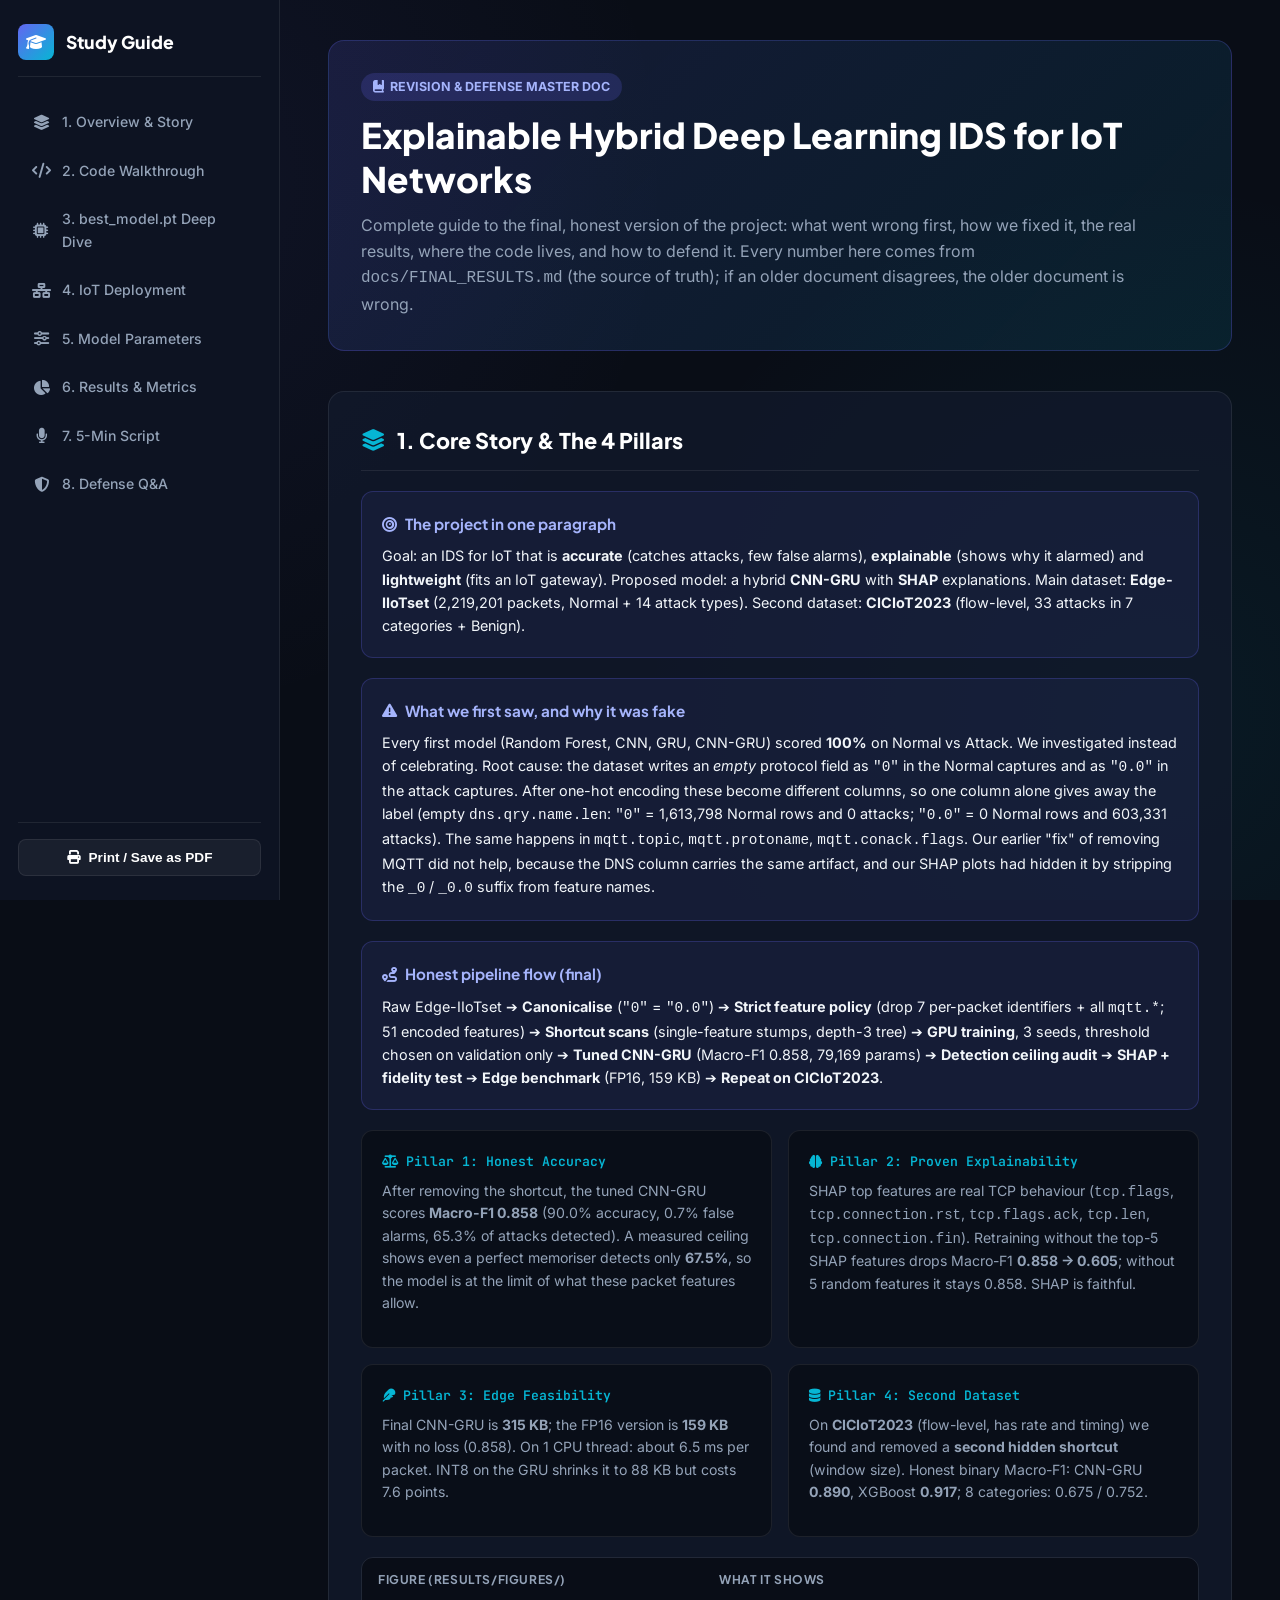
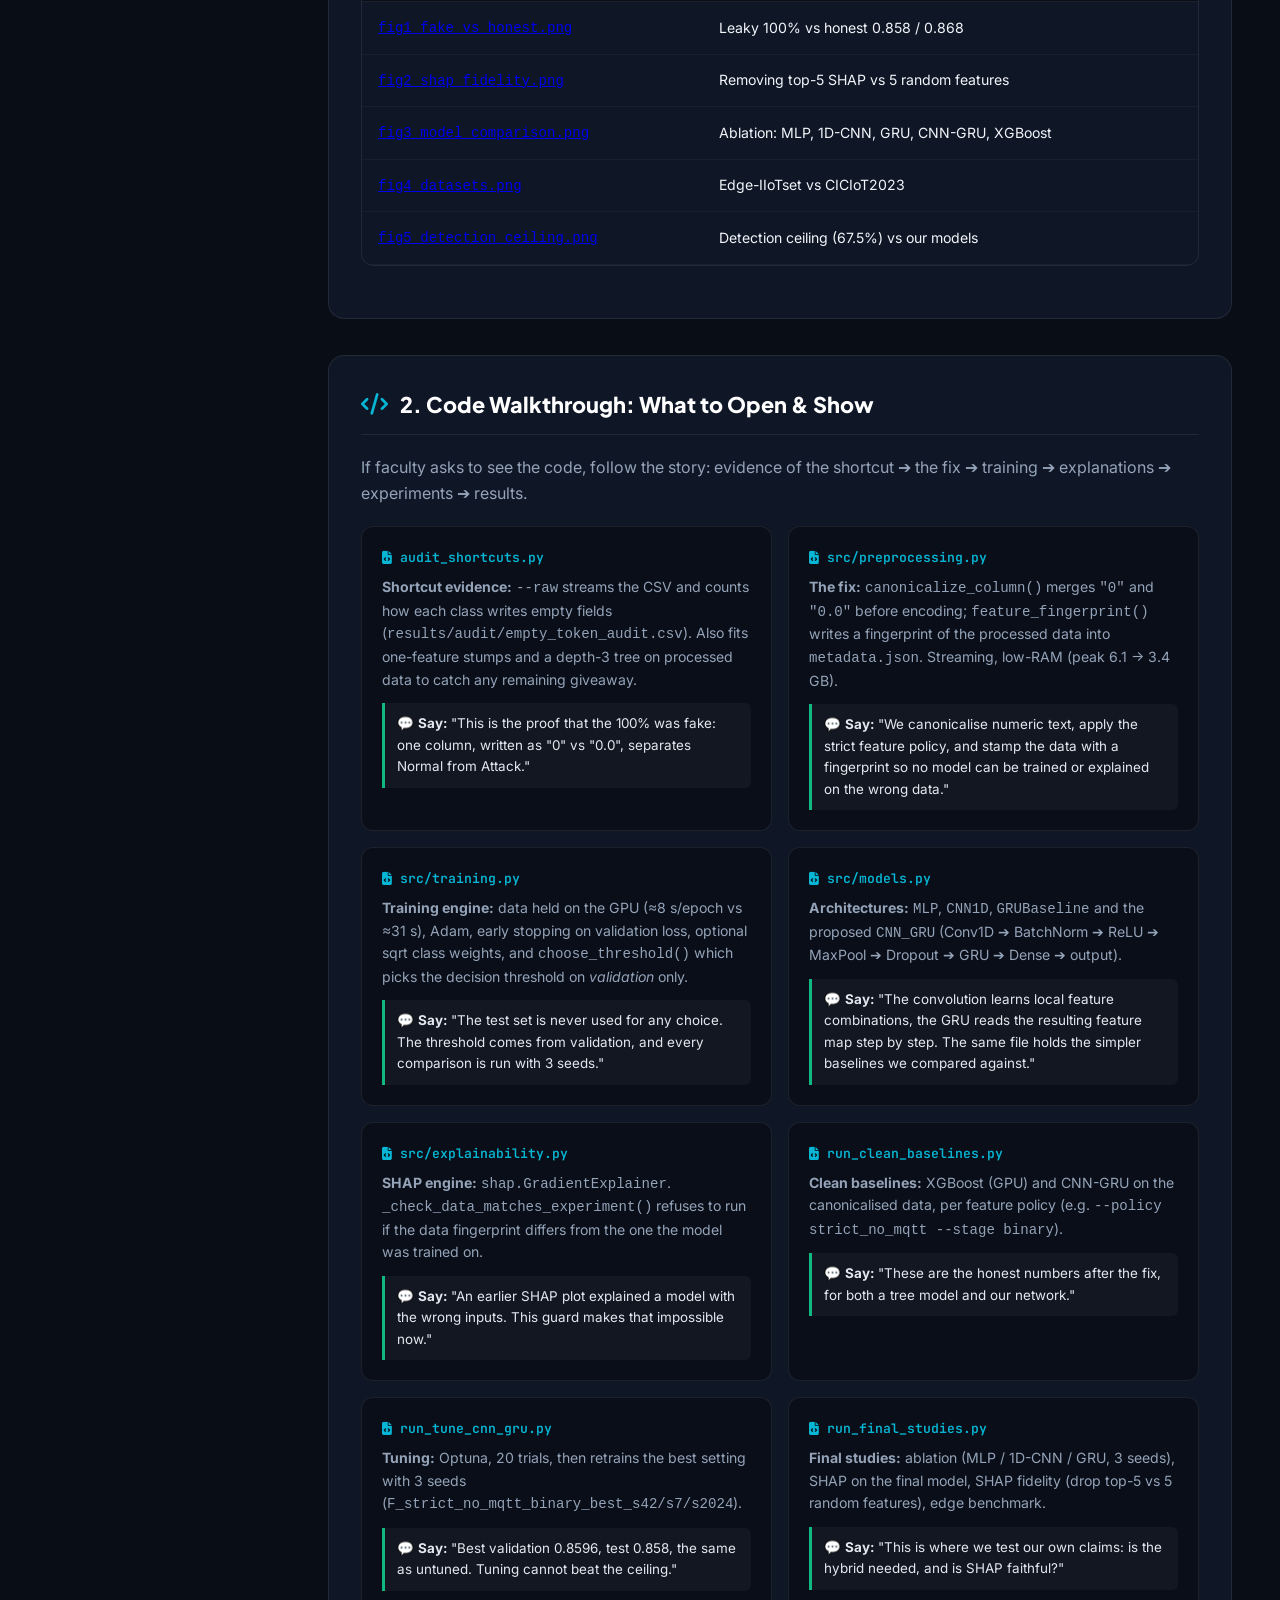
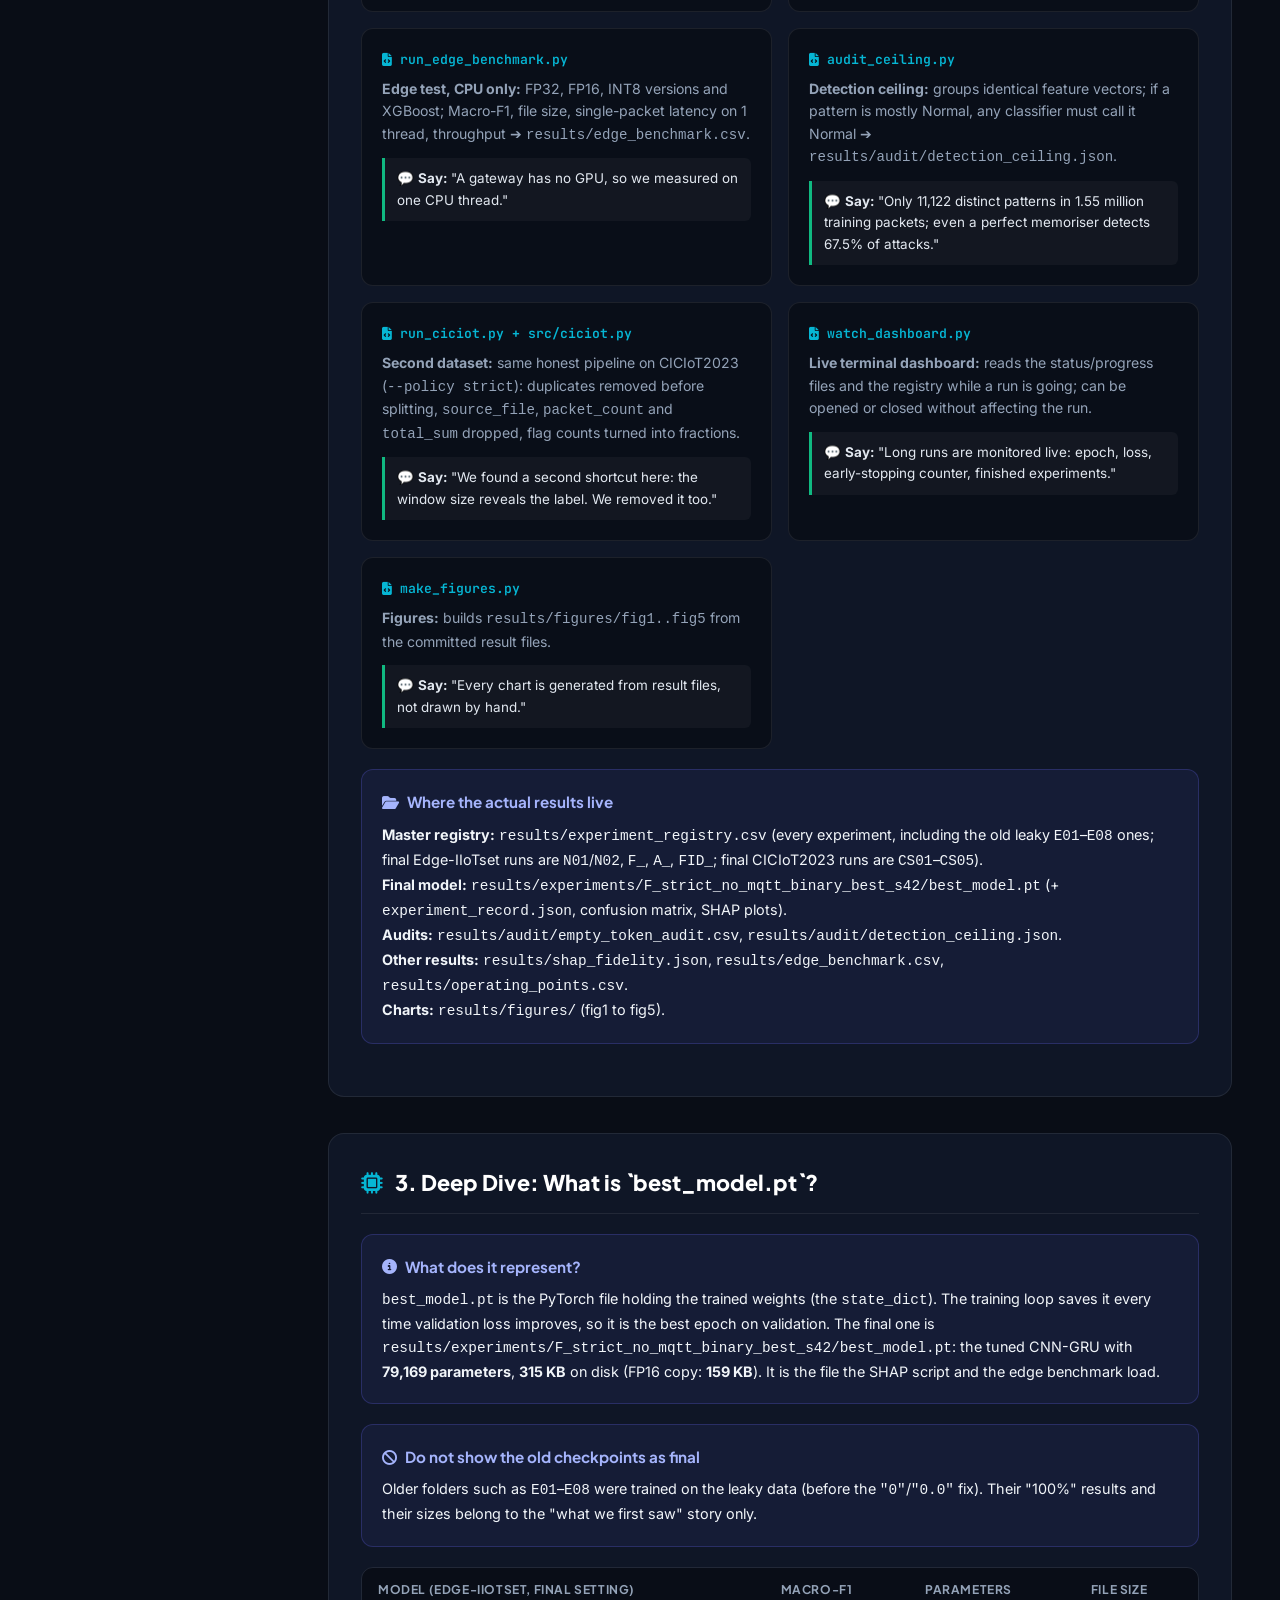
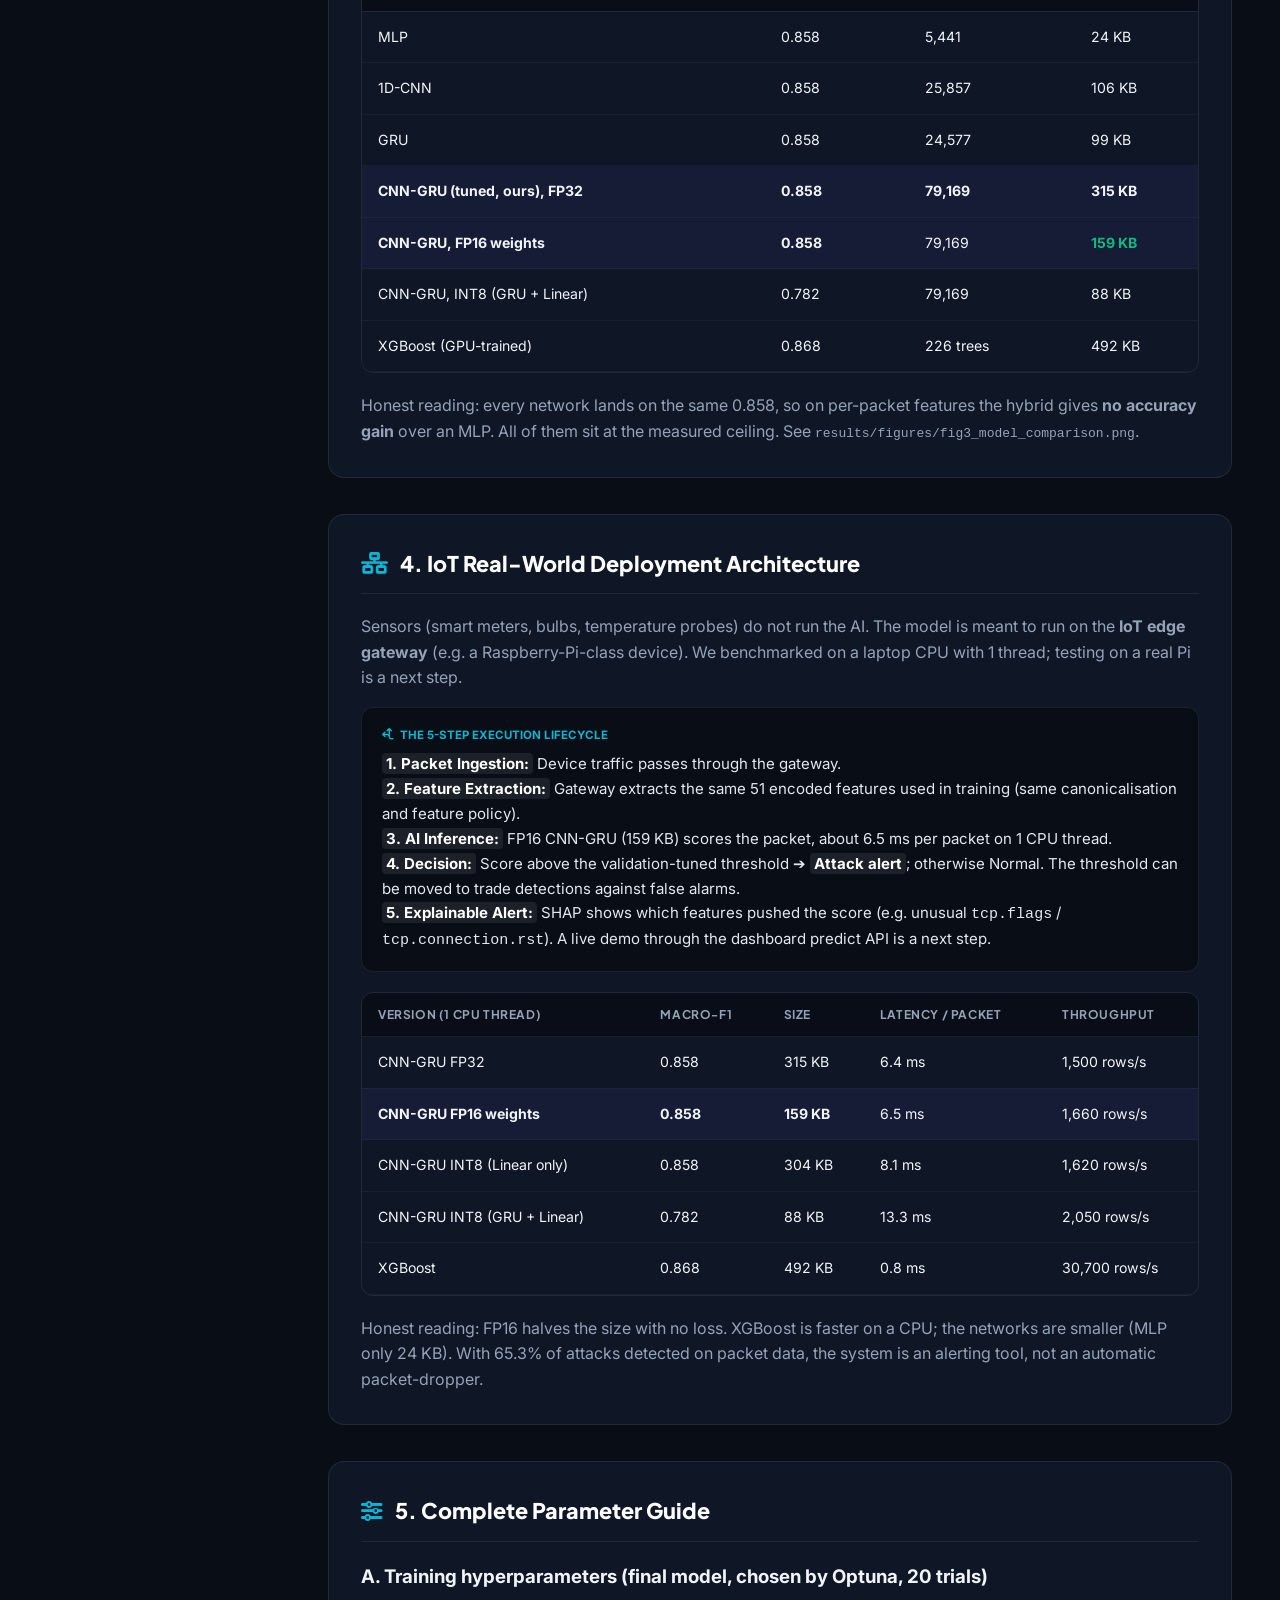
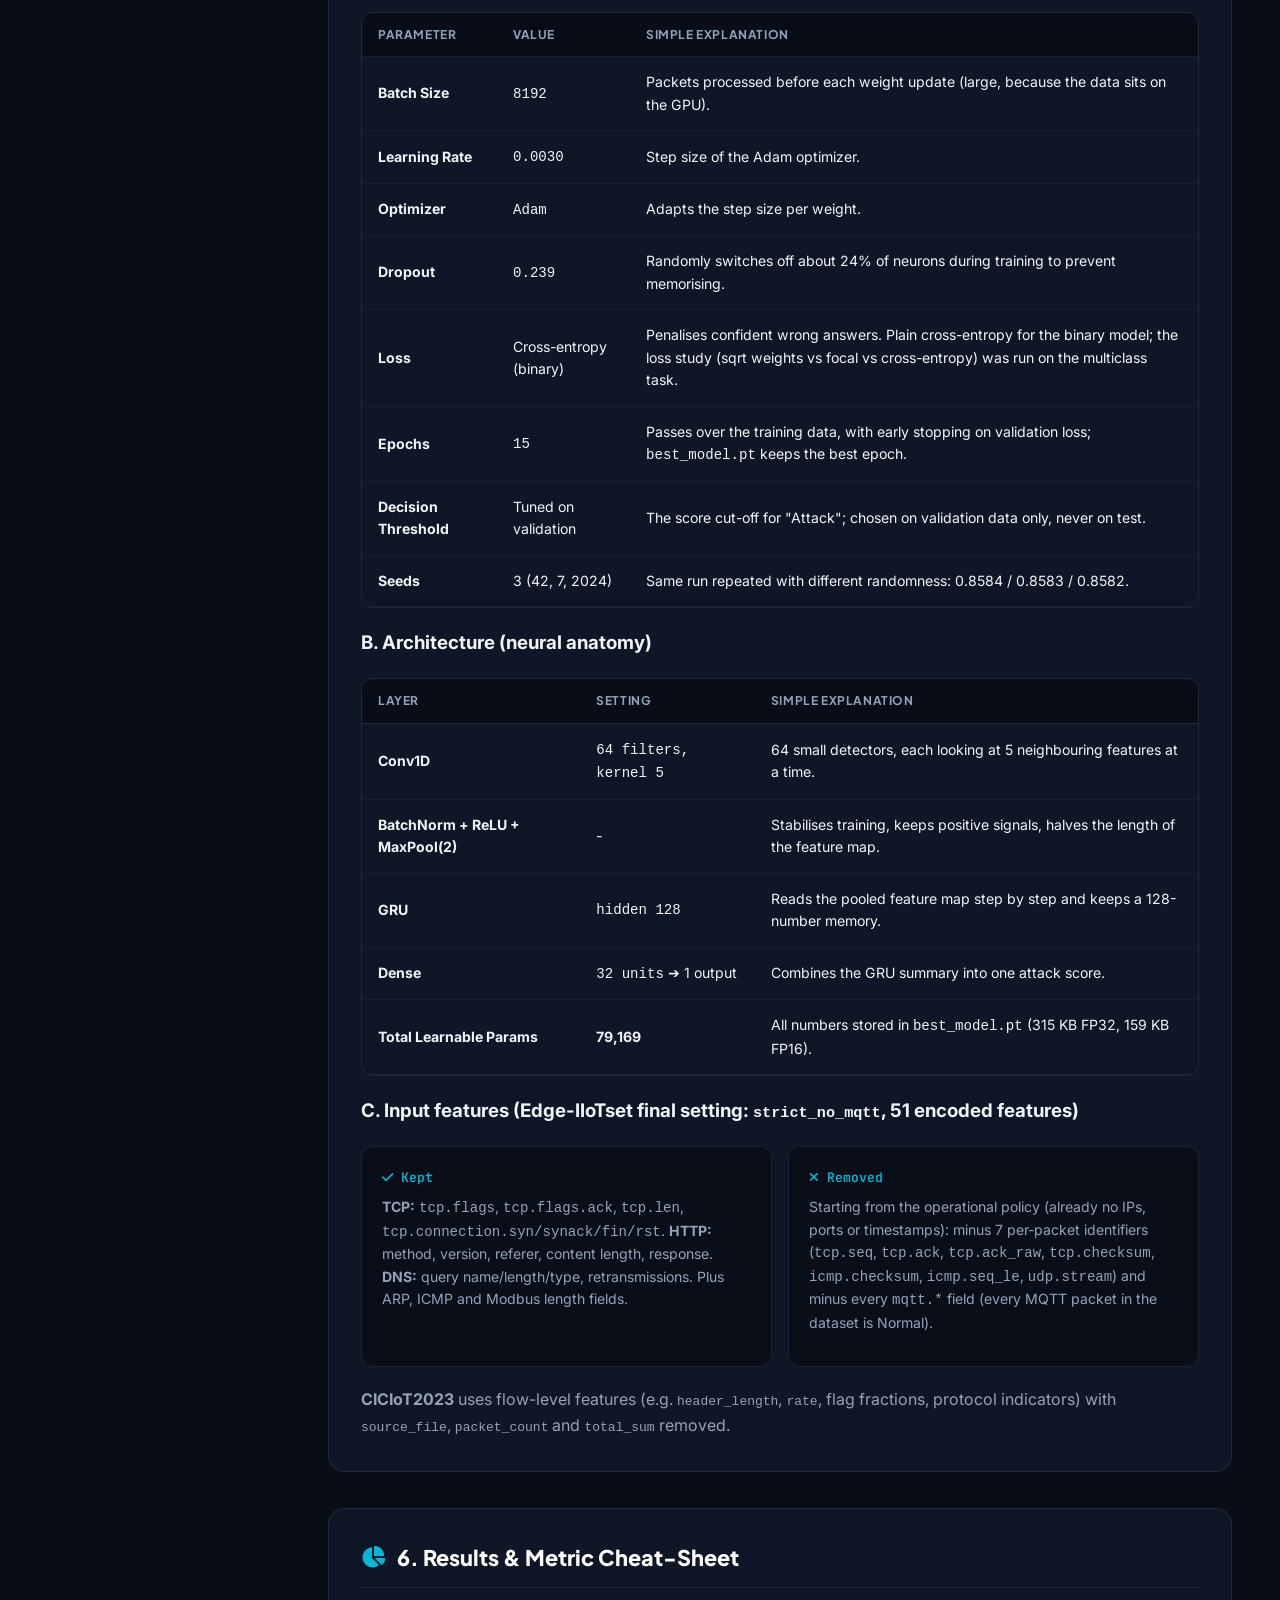
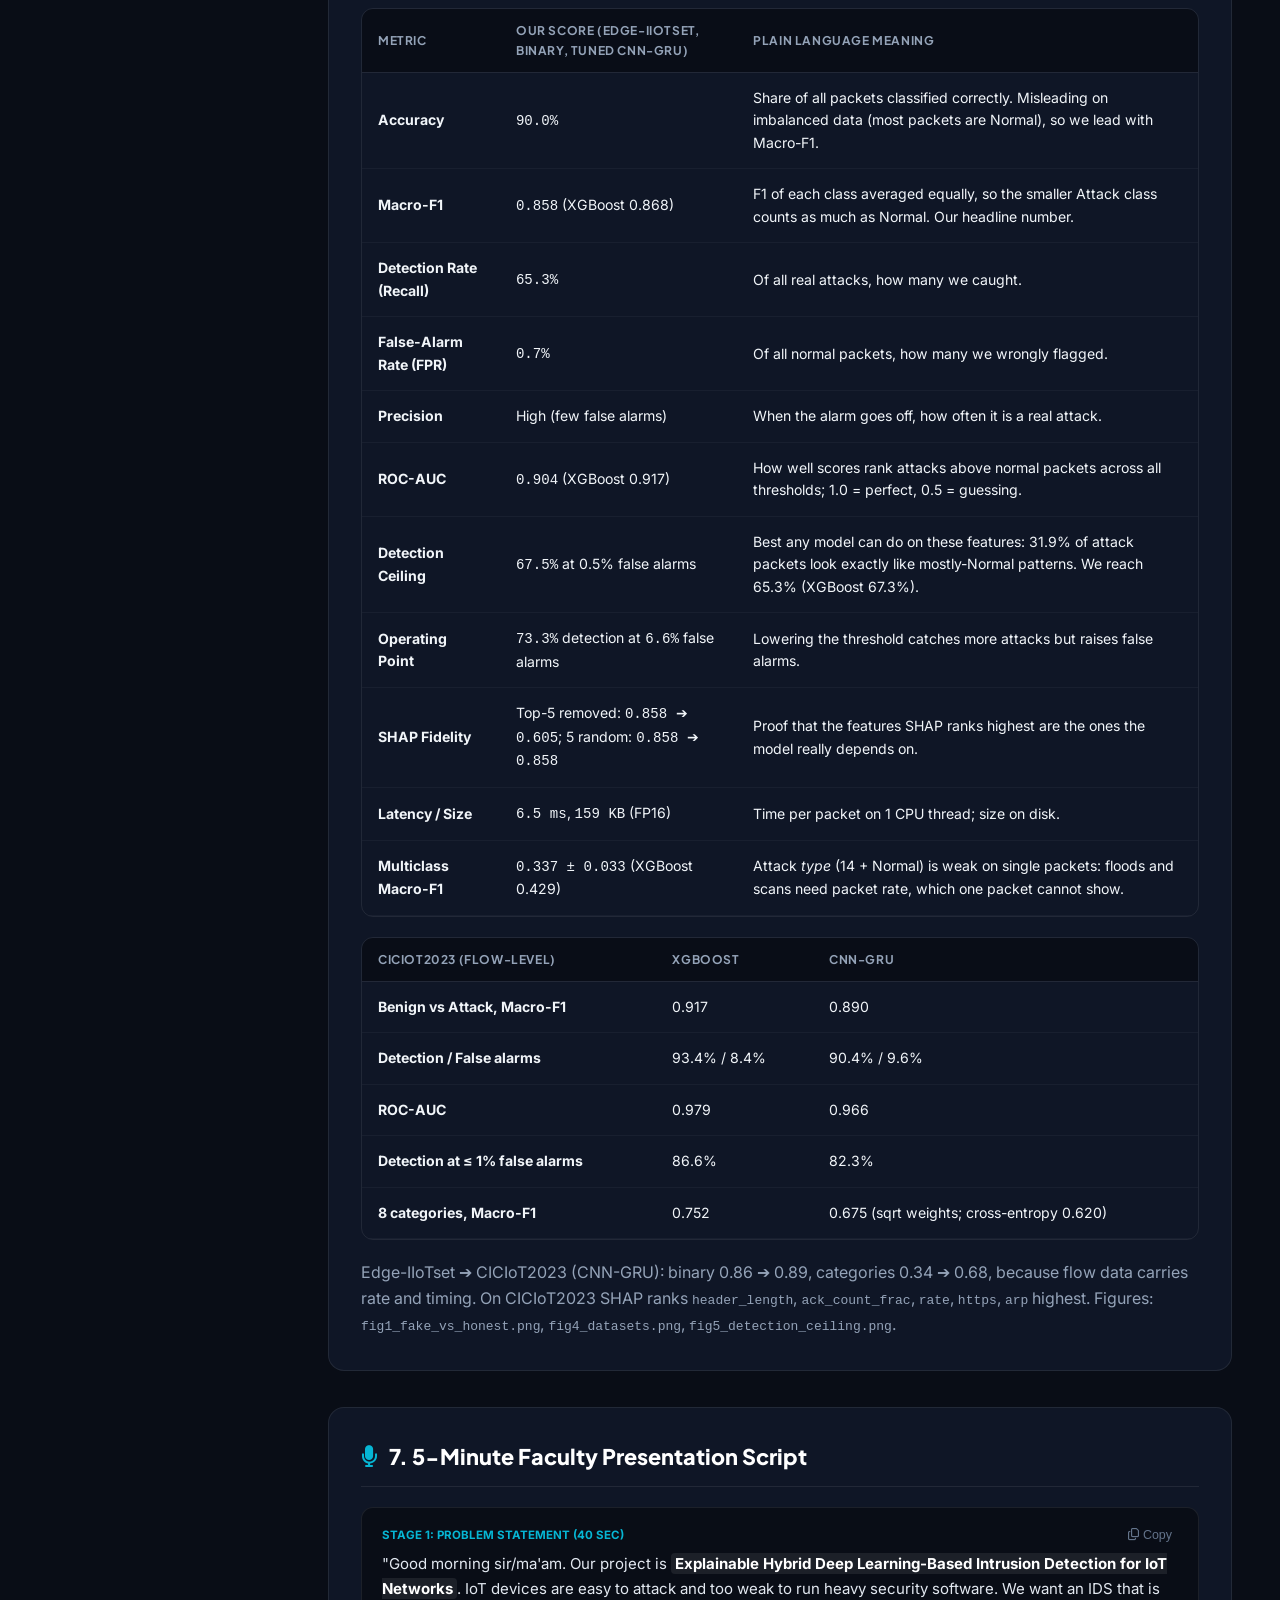
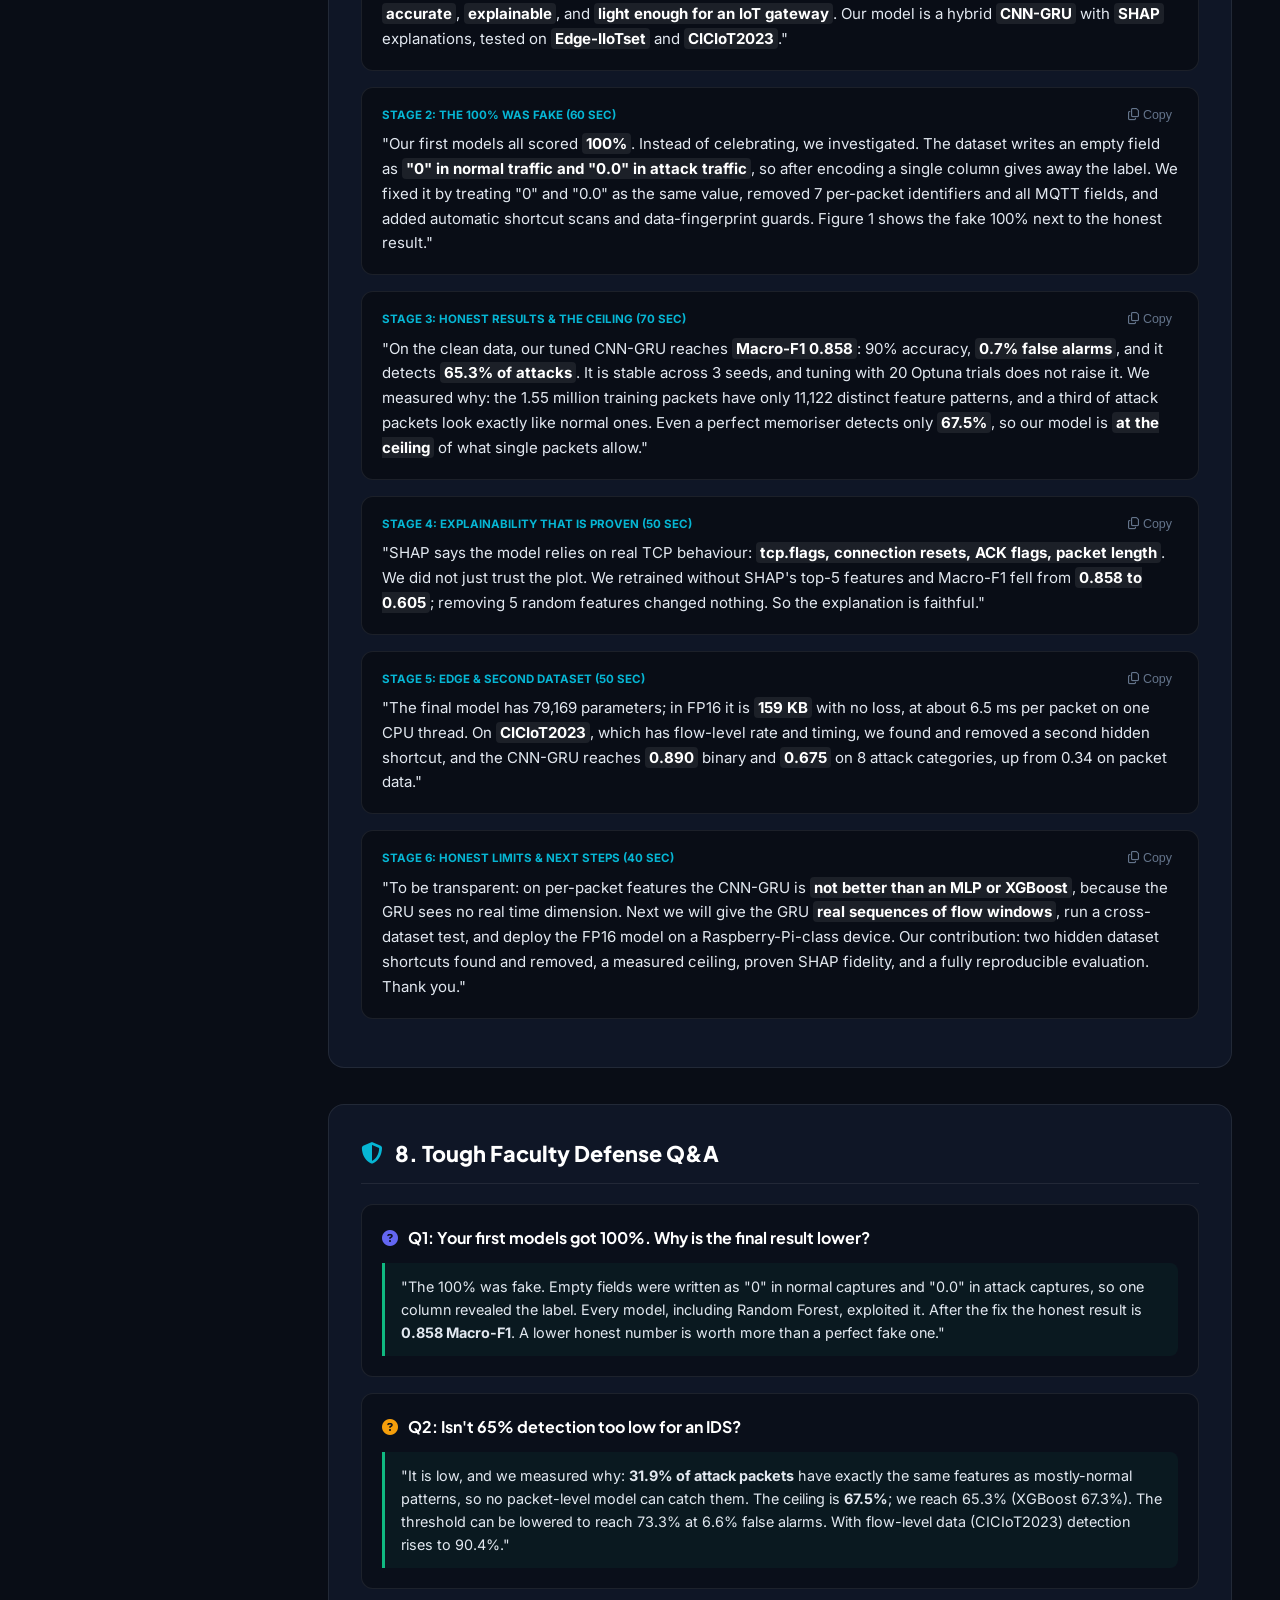
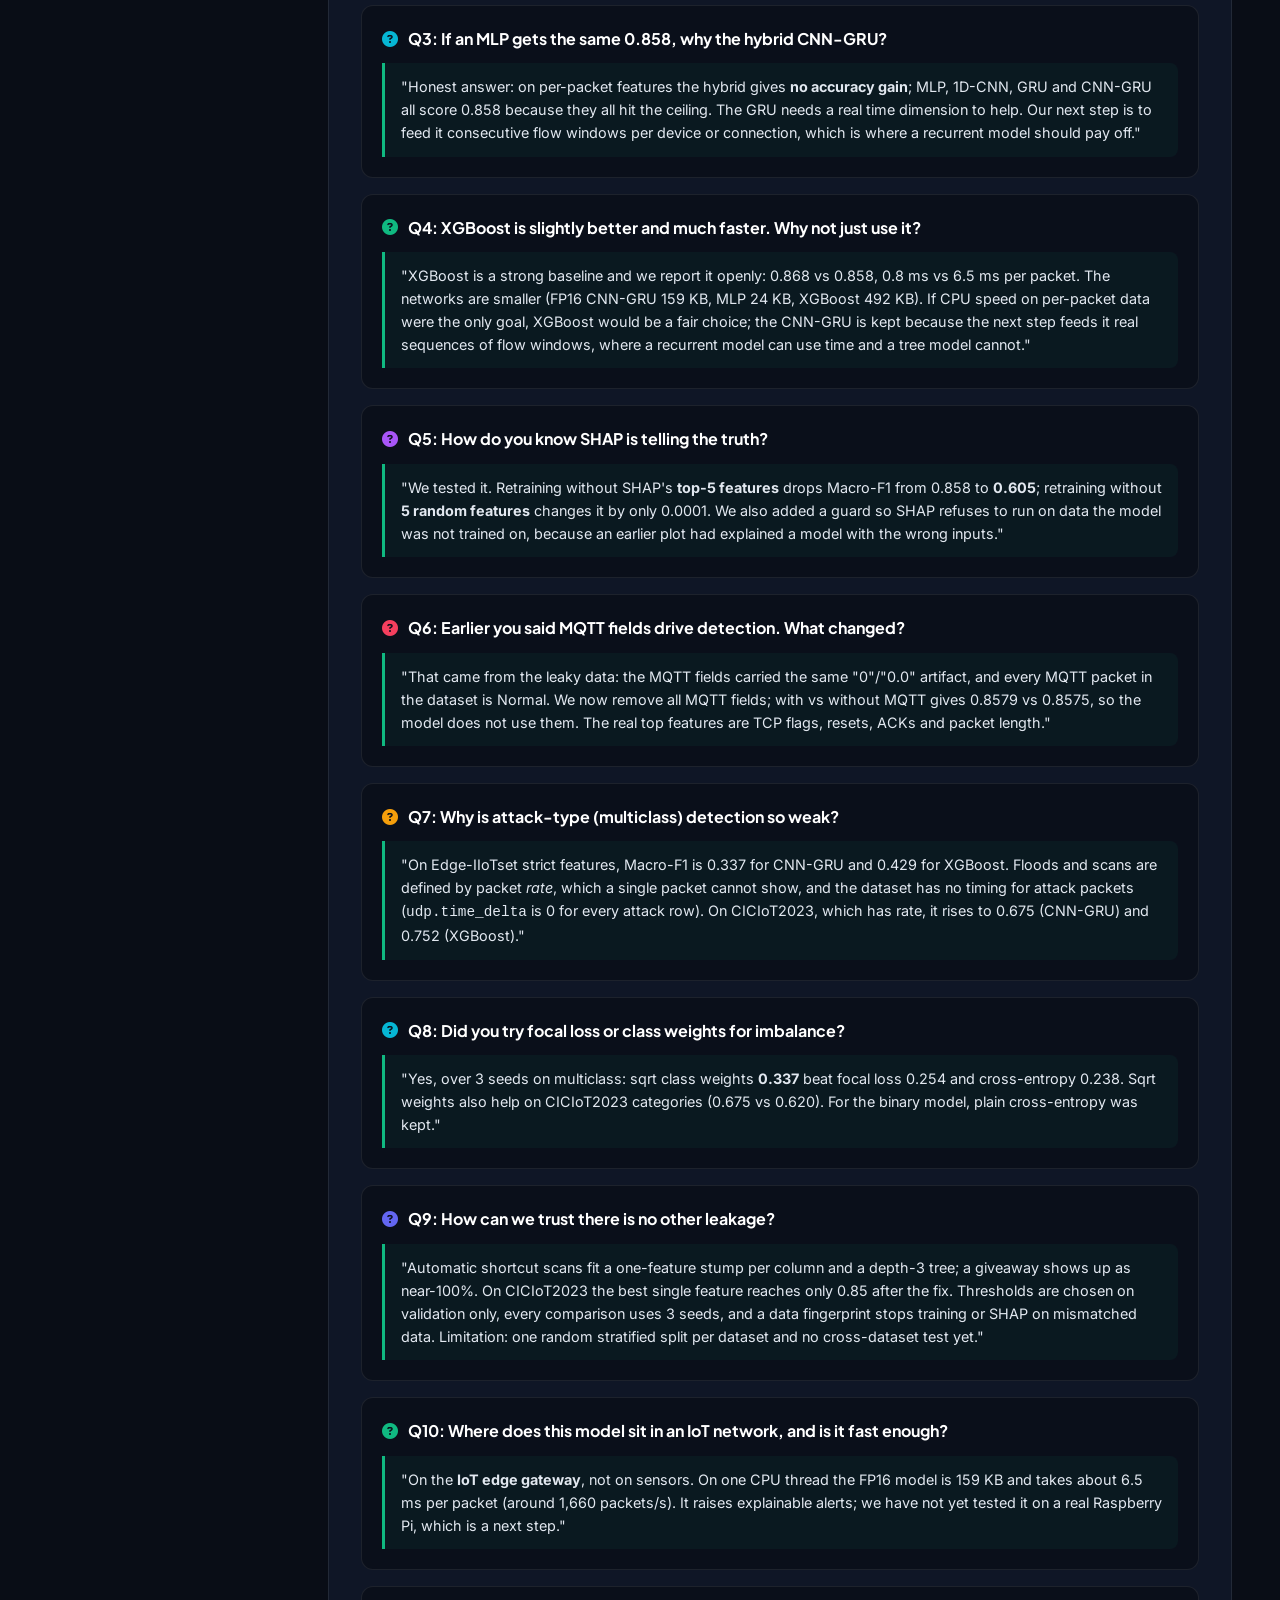
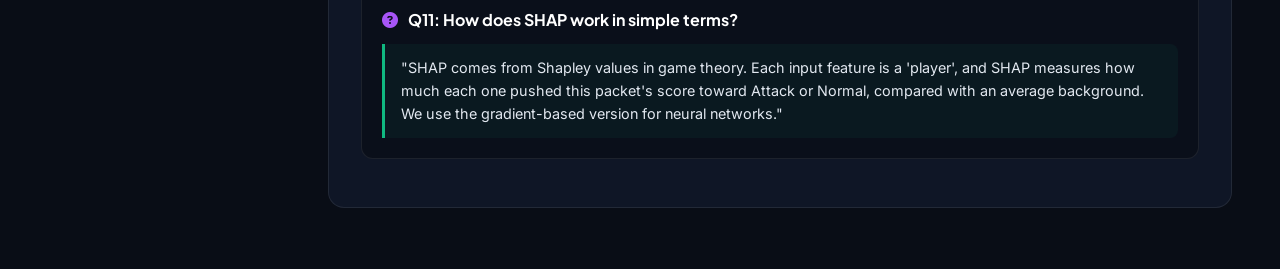
<file: project_mastery_study_guide.html>
<!DOCTYPE html>
<html lang="en">
<head>
  <meta charset="UTF-8">
  <meta name="viewport" content="width=device-width, initial-scale=1.0">
  <title>Project Mastery Study Guide | IoT-IDS</title>
  <!-- Google Fonts -->
  <link rel="preconnect" href="https://fonts.googleapis.com">
  <link rel="preconnect" href="https://fonts.gstatic.com" crossorigin>
  <link href="https://fonts.googleapis.com/css2?family=Inter:wght@300;400;500;600;700;800&family=JetBrains+Mono:wght@400;500;600;700&family=Plus+Jakarta+Sans:wght@500;600;700;800&display=swap" rel="stylesheet">
  <!-- FontAwesome -->
  <link rel="stylesheet" href="https://cdnjs.cloudflare.com/ajax/libs/font-awesome/6.5.1/css/all.min.css">

  <style>
    :root {
      --bg-dark: #090d16;
      --bg-sidebar: #0d1322;
      --bg-card: rgba(18, 26, 44, 0.75);
      --bg-card-hover: rgba(26, 38, 64, 0.9);
      --border-color: rgba(255, 255, 255, 0.08);
      --border-focus: rgba(99, 102, 241, 0.4);
      --text-main: #f1f5f9;
      --text-muted: #94a3b8;
      --text-dim: #64748b;
      
      --accent-primary: #6366f1;
      --accent-cyan: #06b6d4;
      --accent-emerald: #10b981;
      --accent-amber: #f59e0b;
      --accent-rose: #f43f5e;
      --accent-purple: #a855f7;
      
      --font-heading: 'Plus Jakarta Sans', sans-serif;
      --font-body: 'Inter', sans-serif;
      --font-mono: 'JetBrains Mono', monospace;
    }

    * { box-sizing: border-box; margin: 0; padding: 0; }

    body {
      background-color: var(--bg-dark);
      color: var(--text-main);
      font-family: var(--font-body);
      line-height: 1.6;
      background-image: 
        radial-gradient(circle at 10% 20%, rgba(99, 102, 241, 0.08) 0%, transparent 40%),
        radial-gradient(circle at 90% 80%, rgba(6, 182, 212, 0.08) 0%, transparent 40%);
      background-attachment: fixed;
      display: flex;
      min-height: 100vh;
    }

    /* Sidebar Navigation */
    .sidebar {
      width: 280px;
      background: var(--bg-sidebar);
      border-right: 1px solid var(--border-color);
      position: fixed;
      top: 0;
      bottom: 0;
      left: 0;
      padding: 24px 18px;
      overflow-y: auto;
      z-index: 50;
      display: flex;
      flex-direction: column;
      justify-content: space-between;
    }

    .brand {
      display: flex;
      align-items: center;
      gap: 12px;
      font-family: var(--font-heading);
      font-weight: 800;
      font-size: 1.1rem;
      color: #fff;
      margin-bottom: 24px;
      padding-bottom: 16px;
      border-bottom: 1px solid var(--border-color);
    }

    .brand-icon {
      width: 36px;
      height: 36px;
      border-radius: 8px;
      background: linear-gradient(135deg, var(--accent-primary), var(--accent-cyan));
      display: flex;
      align-items: center;
      justify-content: center;
      color: #fff;
      font-size: 1rem;
    }

    .nav-menu {
      display: flex;
      flex-direction: column;
      gap: 6px;
      list-style: none;
    }

    .nav-item a {
      display: flex;
      align-items: center;
      gap: 12px;
      color: var(--text-muted);
      text-decoration: none;
      padding: 10px 14px;
      border-radius: 8px;
      font-size: 0.88rem;
      font-weight: 500;
      transition: all 0.2s;
    }

    .nav-item a:hover, .nav-item a.active {
      background: rgba(99, 102, 241, 0.12);
      color: #fff;
      border-left: 3px solid var(--accent-primary);
    }

    .nav-item a i {
      width: 18px;
      text-align: center;
      font-size: 0.95rem;
    }

    .sidebar-footer {
      padding-top: 16px;
      border-top: 1px solid var(--border-color);
    }

    .print-btn {
      width: 100%;
      background: rgba(255, 255, 255, 0.05);
      border: 1px solid var(--border-color);
      color: #fff;
      padding: 10px;
      border-radius: 8px;
      font-weight: 600;
      font-size: 0.85rem;
      cursor: pointer;
      display: flex;
      align-items: center;
      justify-content: center;
      gap: 8px;
      transition: all 0.2s;
    }

    .print-btn:hover {
      background: var(--accent-primary);
      border-color: transparent;
    }

    /* Main Content Area */
    .content-area {
      margin-left: 280px;
      flex: 1;
      padding: 40px 48px 80px;
      max-width: 1100px;
    }

    .header-banner {
      background: linear-gradient(135deg, rgba(99, 102, 241, 0.15), rgba(6, 182, 212, 0.1));
      border: 1px solid rgba(99, 102, 241, 0.25);
      border-radius: 16px;
      padding: 32px;
      margin-bottom: 40px;
      position: relative;
    }

    .badge-pill {
      display: inline-flex;
      align-items: center;
      gap: 6px;
      background: rgba(99, 102, 241, 0.2);
      color: #a5b4fc;
      padding: 4px 12px;
      border-radius: 20px;
      font-size: 0.78rem;
      font-weight: 700;
      text-transform: uppercase;
      margin-bottom: 12px;
    }

    .main-title {
      font-family: var(--font-heading);
      font-size: 2.2rem;
      font-weight: 800;
      color: #fff;
      margin-bottom: 12px;
      line-height: 1.25;
    }

    .main-desc {
      font-size: 1rem;
      color: var(--text-muted);
      max-width: 800px;
    }

    /* Section Cards */
    .study-section {
      background: var(--bg-card);
      border: 1px solid var(--border-color);
      border-radius: 16px;
      padding: 32px;
      margin-bottom: 36px;
      scroll-margin-top: 24px;
    }

    .section-title {
      font-family: var(--font-heading);
      font-size: 1.35rem;
      font-weight: 800;
      color: #fff;
      display: flex;
      align-items: center;
      gap: 12px;
      margin-bottom: 20px;
      padding-bottom: 12px;
      border-bottom: 1px solid var(--border-color);
    }

    .section-title i {
      color: var(--accent-cyan);
    }

    /* Code & File Cards */
    .file-grid {
      display: grid;
      grid-template-columns: repeat(auto-fit, minmax(320px, 1fr));
      gap: 16px;
      margin: 20px 0;
    }

    .file-card {
      background: rgba(0, 0, 0, 0.35);
      border: 1px solid var(--border-color);
      border-radius: 12px;
      padding: 20px;
      transition: all 0.2s;
    }

    .file-card:hover {
      border-color: var(--accent-cyan);
      transform: translateY(-2px);
    }

    .file-path {
      font-family: var(--font-mono);
      font-size: 0.82rem;
      color: var(--accent-cyan);
      font-weight: 600;
      margin-bottom: 8px;
      display: flex;
      align-items: center;
      gap: 8px;
    }

    .file-desc {
      font-size: 0.88rem;
      color: var(--text-muted);
      margin-bottom: 12px;
    }

    .file-say {
      background: rgba(255, 255, 255, 0.04);
      border-left: 3px solid var(--accent-emerald);
      padding: 10px 12px;
      font-size: 0.84rem;
      color: #e2e8f0;
      border-radius: 0 6px 6px 0;
    }

    /* Concept Callouts */
    .callout {
      background: rgba(99, 102, 241, 0.08);
      border: 1px solid rgba(99, 102, 241, 0.25);
      border-radius: 12px;
      padding: 20px;
      margin: 20px 0;
    }

    .callout-title {
      font-family: var(--font-heading);
      font-size: 0.95rem;
      font-weight: 700;
      color: #a5b4fc;
      display: flex;
      align-items: center;
      gap: 8px;
      margin-bottom: 8px;
    }

    .callout p {
      font-size: 0.9rem;
      color: var(--text-main);
      line-height: 1.6;
    }

    /* Tables */
    .table-box {
      border: 1px solid var(--border-color);
      border-radius: 12px;
      overflow: hidden;
      margin: 20px 0;
    }

    table {
      width: 100%;
      border-collapse: collapse;
      font-size: 0.88rem;
    }

    th {
      background: rgba(0, 0, 0, 0.4);
      padding: 12px 16px;
      font-family: var(--font-heading);
      font-weight: 700;
      color: var(--text-muted);
      text-transform: uppercase;
      font-size: 0.75rem;
      letter-spacing: 0.6px;
      text-align: left;
      border-bottom: 1px solid var(--border-color);
    }

    td {
      padding: 14px 16px;
      border-bottom: 1px solid rgba(255, 255, 255, 0.04);
      color: var(--text-main);
    }

    tr:hover td {
      background: rgba(255, 255, 255, 0.02);
    }

    /* Dialogue Speech Box */
    .speech-quote {
      background: rgba(0, 0, 0, 0.4);
      border: 1px solid rgba(255, 255, 255, 0.08);
      border-radius: 12px;
      padding: 18px 20px;
      margin: 16px 0;
      position: relative;
    }

    .speech-quote-header {
      display: flex;
      align-items: center;
      justify-content: space-between;
      margin-bottom: 8px;
    }

    .speech-quote-tag {
      font-size: 0.72rem;
      font-weight: 700;
      text-transform: uppercase;
      color: var(--accent-cyan);
      display: flex;
      align-items: center;
      gap: 6px;
    }

    .speech-quote-text {
      font-size: 0.94rem;
      color: #e2e8f0;
      line-height: 1.65;
    }

    .speech-quote-text strong {
      color: #fff;
      background: rgba(255, 255, 255, 0.08);
      padding: 1px 4px;
      border-radius: 4px;
    }

    .copy-btn {
      background: transparent;
      border: none;
      color: var(--text-dim);
      font-size: 0.78rem;
      cursor: pointer;
      display: flex;
      align-items: center;
      gap: 4px;
      padding: 2px 6px;
      border-radius: 4px;
    }

    .copy-btn:hover { color: #fff; background: rgba(255,255,255,0.1); }

    /* Q&A Cards */
    .qa-block {
      background: rgba(0, 0, 0, 0.3);
      border: 1px solid var(--border-color);
      border-radius: 12px;
      padding: 20px;
      margin-bottom: 16px;
    }

    .qa-q {
      font-family: var(--font-heading);
      font-size: 1rem;
      font-weight: 700;
      color: #fff;
      display: flex;
      align-items: center;
      gap: 10px;
      margin-bottom: 12px;
    }

    .qa-ans {
      background: rgba(16, 185, 129, 0.06);
      border-left: 3px solid var(--accent-emerald);
      padding: 12px 16px;
      border-radius: 0 8px 8px 0;
      font-size: 0.9rem;
      color: #e2e8f0;
      line-height: 1.6;
    }

    /* Print View */
    @media print {
      @page {
        margin: 20mm;
      }
      body {
        background: #fff !important;
        color: #000 !important;
        font-size: 14pt !important;
        line-height: 1.8 !important;
      }
      *, p, h1, h2, h3, h4, h5, h6, span, a, li, ul, ol, strong, em, i, td, th {
        color: #000 !important;
        box-shadow: none !important;
        text-shadow: none !important;
      }
      h1 { font-size: 26pt !important; margin-bottom: 20px !important; border-bottom: 3px solid #000 !important; padding-bottom: 10px !important; }
      h2 { font-size: 20pt !important; margin-top: 30px !important; margin-bottom: 15px !important; border-bottom: 1px solid #ddd !important; padding-bottom: 8px !important; }
      h3 { font-size: 16pt !important; margin-top: 20px !important; margin-bottom: 10px !important; }
      
      .sidebar { display: none !important; }
      .content-area { margin-left: 0 !important; padding: 0 !important; width: 100% !important; }
      
      /* Make it less boring by using light grays */
      .header-banner {
        background: #f8f8f8 !important;
        border: 2px solid #000 !important;
        padding: 30px !important;
        border-radius: 12px !important;
        margin-bottom: 30px !important;
      }
      .study-section {
        border: none !important;
        padding: 0 !important;
        margin-bottom: 40px !important;
      }
      .file-card, .qa-block {
        background: #f4f4f4 !important;
        border: 1px solid #ccc !important;
        border-left: 5px solid #555 !important;
        border-radius: 8px !important;
        padding: 20px !important;
        margin-bottom: 20px !important;
        page-break-inside: avoid;
      }
      .speech-quote {
        background: #fafafa !important;
        border: 1px dashed #aaa !important;
        border-radius: 8px !important;
        padding: 20px !important;
        margin-bottom: 20px !important;
        page-break-inside: avoid;
        font-style: italic !important;
      }
      .callout {
        background: #eeeeee !important;
        border: 2px solid #888 !important;
        padding: 20px !important;
        border-radius: 8px !important;
        margin-bottom: 25px !important;
        page-break-inside: avoid;
      }
      .table-box {
        border: 1px solid #999 !important;
        margin-bottom: 25px !important;
        page-break-inside: avoid;
      }
      th {
        background: #e5e5e5 !important;
        font-weight: bold !important;
        border-bottom: 2px solid #555 !important;
      }
      td {
        border-bottom: 1px solid #ccc !important;
      }
      .copy-btn, .badge-pill { display: none !important; }
      i.fa-solid, i.fa-regular { color: #333 !important; } /* Keep icons visible */
    }

    @media (max-width: 900px) {
      .sidebar { display: none; }
      .content-area { margin-left: 0; padding: 24px; }
    }
  </style>
</head>
<body>

  <!-- Sidebar -->
  <aside class="sidebar">
    <div>
      <div class="brand">
        <div class="brand-icon"><i class="fa-solid fa-graduation-cap"></i></div>
        <span>Study Guide</span>
      </div>
      <ul class="nav-menu">
        <li class="nav-item"><a href="#summary"><i class="fa-solid fa-layer-group"></i> 1. Overview & Story</a></li>
        <li class="nav-item"><a href="#code-walk"><i class="fa-solid fa-code"></i> 2. Code Walkthrough</a></li>
        <li class="nav-item"><a href="#best-model"><i class="fa-solid fa-microchip"></i> 3. best_model.pt Deep Dive</a></li>
        <li class="nav-item"><a href="#iot-deployment"><i class="fa-solid fa-network-wired"></i> 4. IoT Deployment</a></li>
        <li class="nav-item"><a href="#parameters"><i class="fa-solid fa-sliders"></i> 5. Model Parameters</a></li>
        <li class="nav-item"><a href="#metrics"><i class="fa-solid fa-chart-pie"></i> 6. Results & Metrics</a></li>
        <li class="nav-item"><a href="#speech-script"><i class="fa-solid fa-microphone"></i> 7. 5-Min Script</a></li>
        <li class="nav-item"><a href="#faculty-qa"><i class="fa-solid fa-shield-halved"></i> 8. Defense Q&A</a></li>
      </ul>
    </div>
    <div class="sidebar-footer">
      <button class="print-btn" onclick="window.print()"><i class="fa-solid fa-print"></i> Print / Save as PDF</button>
    </div>
  </aside>

  <!-- Main Content -->
  <main class="content-area">

    <div class="header-banner">
      <span class="badge-pill"><i class="fa-solid fa-book-bookmark"></i> Revision & Defense Master Doc</span>
      <h1 class="main-title">Explainable Hybrid Deep Learning IDS for IoT Networks</h1>
      <p class="main-desc">Complete guide to the final, honest version of the project: what went wrong first, how we fixed it, the real results, where the code lives, and how to defend it. Every number here comes from <code>docs/FINAL_RESULTS.md</code> (the source of truth); if an older document disagrees, the older document is wrong.</p>
    </div>

    <!-- Section 1: Overview -->
    <section class="study-section" id="summary">
      <h2 class="section-title"><i class="fa-solid fa-layer-group"></i> 1. Core Story & The 4 Pillars</h2>

      <div class="callout">
        <div class="callout-title"><i class="fa-solid fa-bullseye"></i> The project in one paragraph</div>
        <p>Goal: an IDS for IoT that is <strong>accurate</strong> (catches attacks, few false alarms), <strong>explainable</strong> (shows why it alarmed) and <strong>lightweight</strong> (fits an IoT gateway). Proposed model: a hybrid <strong>CNN-GRU</strong> with <strong>SHAP</strong> explanations. Main dataset: <strong>Edge-IIoTset</strong> (2,219,201 packets, Normal + 14 attack types). Second dataset: <strong>CICIoT2023</strong> (flow-level, 33 attacks in 7 categories + Benign).</p>
      </div>

      <div class="callout">
        <div class="callout-title"><i class="fa-solid fa-triangle-exclamation"></i> What we first saw, and why it was fake</div>
        <p>Every first model (Random Forest, CNN, GRU, CNN-GRU) scored <strong>100%</strong> on Normal vs Attack. We investigated instead of celebrating. Root cause: the dataset writes an <em>empty</em> protocol field as <code>"0"</code> in the Normal captures and as <code>"0.0"</code> in the attack captures. After one-hot encoding these become different columns, so one column alone gives away the label (empty <code>dns.qry.name.len</code>: <code>"0"</code> = 1,613,798 Normal rows and 0 attacks; <code>"0.0"</code> = 0 Normal rows and 603,331 attacks). The same happens in <code>mqtt.topic</code>, <code>mqtt.protoname</code>, <code>mqtt.conack.flags</code>. Our earlier "fix" of removing MQTT did not help, because the DNS column carries the same artifact, and our SHAP plots had hidden it by stripping the <code>_0</code> / <code>_0.0</code> suffix from feature names.</p>
      </div>

      <div class="callout">
        <div class="callout-title"><i class="fa-solid fa-route"></i> Honest pipeline flow (final)</div>
        <p>Raw Edge-IIoTset ➔ <strong>Canonicalise</strong> (<code>"0"</code> = <code>"0.0"</code>) ➔ <strong>Strict feature policy</strong> (drop 7 per-packet identifiers + all <code>mqtt.*</code>; 51 encoded features) ➔ <strong>Shortcut scans</strong> (single-feature stumps, depth-3 tree) ➔ <strong>GPU training</strong>, 3 seeds, threshold chosen on validation only ➔ <strong>Tuned CNN-GRU</strong> (Macro-F1 0.858, 79,169 params) ➔ <strong>Detection ceiling audit</strong> ➔ <strong>SHAP + fidelity test</strong> ➔ <strong>Edge benchmark</strong> (FP16, 159 KB) ➔ <strong>Repeat on CICIoT2023</strong>.</p>
      </div>

      <div class="file-grid">
        <div class="file-card">
          <div class="file-path"><i class="fa-solid fa-scale-balanced"></i> Pillar 1: Honest Accuracy</div>
          <p class="file-desc">After removing the shortcut, the tuned CNN-GRU scores <strong>Macro-F1 0.858</strong> (90.0% accuracy, 0.7% false alarms, 65.3% of attacks detected). A measured ceiling shows even a perfect memoriser detects only <strong>67.5%</strong>, so the model is at the limit of what these packet features allow.</p>
        </div>
        <div class="file-card">
          <div class="file-path"><i class="fa-solid fa-brain"></i> Pillar 2: Proven Explainability</div>
          <p class="file-desc">SHAP top features are real TCP behaviour (<code>tcp.flags</code>, <code>tcp.connection.rst</code>, <code>tcp.flags.ack</code>, <code>tcp.len</code>, <code>tcp.connection.fin</code>). Retraining without the top-5 SHAP features drops Macro-F1 <strong>0.858 → 0.605</strong>; without 5 random features it stays 0.858. SHAP is faithful.</p>
        </div>
        <div class="file-card">
          <div class="file-path"><i class="fa-solid fa-feather"></i> Pillar 3: Edge Feasibility</div>
          <p class="file-desc">Final CNN-GRU is <strong>315 KB</strong>; the FP16 version is <strong>159 KB</strong> with no loss (0.858). On 1 CPU thread: about 6.5 ms per packet. INT8 on the GRU shrinks it to 88 KB but costs 7.6 points.</p>
        </div>
        <div class="file-card">
          <div class="file-path"><i class="fa-solid fa-database"></i> Pillar 4: Second Dataset</div>
          <p class="file-desc">On <strong>CICIoT2023</strong> (flow-level, has rate and timing) we found and removed a <strong>second hidden shortcut</strong> (window size). Honest binary Macro-F1: CNN-GRU <strong>0.890</strong>, XGBoost <strong>0.917</strong>; 8 categories: 0.675 / 0.752.</p>
        </div>
      </div>

      <div class="table-box">
        <table>
          <thead>
            <tr><th>Figure (results/figures/)</th><th>What it shows</th></tr>
          </thead>
          <tbody>
            <tr><td><a href="results/figures/fig1_fake_vs_honest.png"><code>fig1_fake_vs_honest.png</code></a></td><td>Leaky 100% vs honest 0.858 / 0.868</td></tr>
            <tr><td><a href="results/figures/fig2_shap_fidelity.png"><code>fig2_shap_fidelity.png</code></a></td><td>Removing top-5 SHAP vs 5 random features</td></tr>
            <tr><td><a href="results/figures/fig3_model_comparison.png"><code>fig3_model_comparison.png</code></a></td><td>Ablation: MLP, 1D-CNN, GRU, CNN-GRU, XGBoost</td></tr>
            <tr><td><a href="results/figures/fig4_datasets.png"><code>fig4_datasets.png</code></a></td><td>Edge-IIoTset vs CICIoT2023</td></tr>
            <tr><td><a href="results/figures/fig5_detection_ceiling.png"><code>fig5_detection_ceiling.png</code></a></td><td>Detection ceiling (67.5%) vs our models</td></tr>
          </tbody>
        </table>
      </div>
    </section>

    <!-- Section 2: Code Walkthrough -->
    <section class="study-section" id="code-walk">
      <h2 class="section-title"><i class="fa-solid fa-code"></i> 2. Code Walkthrough: What to Open & Show</h2>
      <p style="color: var(--text-muted); margin-bottom: 16px;">If faculty asks to see the code, follow the story: evidence of the shortcut ➔ the fix ➔ training ➔ explanations ➔ experiments ➔ results.</p>

      <div class="file-grid">
        <div class="file-card">
          <div class="file-path"><i class="fa-solid fa-file-code"></i> audit_shortcuts.py</div>
          <p class="file-desc"><strong>Shortcut evidence:</strong> <code>--raw</code> streams the CSV and counts how each class writes empty fields (<code>results/audit/empty_token_audit.csv</code>). Also fits one-feature stumps and a depth-3 tree on processed data to catch any remaining giveaway.</p>
          <div class="file-say">💬 <strong>Say:</strong> "This is the proof that the 100% was fake: one column, written as "0" vs "0.0", separates Normal from Attack."</div>
        </div>

        <div class="file-card">
          <div class="file-path"><i class="fa-solid fa-file-code"></i> src/preprocessing.py</div>
          <p class="file-desc"><strong>The fix:</strong> <code>canonicalize_column()</code> merges <code>"0"</code> and <code>"0.0"</code> before encoding; <code>feature_fingerprint()</code> writes a fingerprint of the processed data into <code>metadata.json</code>. Streaming, low-RAM (peak 6.1 → 3.4 GB).</p>
          <div class="file-say">💬 <strong>Say:</strong> "We canonicalise numeric text, apply the strict feature policy, and stamp the data with a fingerprint so no model can be trained or explained on the wrong data."</div>
        </div>

        <div class="file-card">
          <div class="file-path"><i class="fa-solid fa-file-code"></i> src/training.py</div>
          <p class="file-desc"><strong>Training engine:</strong> data held on the GPU (≈8 s/epoch vs ≈31 s), Adam, early stopping on validation loss, optional sqrt class weights, and <code>choose_threshold()</code> which picks the decision threshold on <em>validation</em> only.</p>
          <div class="file-say">💬 <strong>Say:</strong> "The test set is never used for any choice. The threshold comes from validation, and every comparison is run with 3 seeds."</div>
        </div>

        <div class="file-card">
          <div class="file-path"><i class="fa-solid fa-file-code"></i> src/models.py</div>
          <p class="file-desc"><strong>Architectures:</strong> <code>MLP</code>, <code>CNN1D</code>, <code>GRUBaseline</code> and the proposed <code>CNN_GRU</code> (Conv1D ➔ BatchNorm ➔ ReLU ➔ MaxPool ➔ Dropout ➔ GRU ➔ Dense ➔ output).</p>
          <div class="file-say">💬 <strong>Say:</strong> "The convolution learns local feature combinations, the GRU reads the resulting feature map step by step. The same file holds the simpler baselines we compared against."</div>
        </div>

        <div class="file-card">
          <div class="file-path"><i class="fa-solid fa-file-code"></i> src/explainability.py</div>
          <p class="file-desc"><strong>SHAP engine:</strong> <code>shap.GradientExplainer</code>. <code>_check_data_matches_experiment()</code> refuses to run if the data fingerprint differs from the one the model was trained on.</p>
          <div class="file-say">💬 <strong>Say:</strong> "An earlier SHAP plot explained a model with the wrong inputs. This guard makes that impossible now."</div>
        </div>

        <div class="file-card">
          <div class="file-path"><i class="fa-solid fa-file-code"></i> run_clean_baselines.py</div>
          <p class="file-desc"><strong>Clean baselines:</strong> XGBoost (GPU) and CNN-GRU on the canonicalised data, per feature policy (e.g. <code>--policy strict_no_mqtt --stage binary</code>).</p>
          <div class="file-say">💬 <strong>Say:</strong> "These are the honest numbers after the fix, for both a tree model and our network."</div>
        </div>

        <div class="file-card">
          <div class="file-path"><i class="fa-solid fa-file-code"></i> run_tune_cnn_gru.py</div>
          <p class="file-desc"><strong>Tuning:</strong> Optuna, 20 trials, then retrains the best setting with 3 seeds (<code>F_strict_no_mqtt_binary_best_s42/s7/s2024</code>).</p>
          <div class="file-say">💬 <strong>Say:</strong> "Best validation 0.8596, test 0.858, the same as untuned. Tuning cannot beat the ceiling."</div>
        </div>

        <div class="file-card">
          <div class="file-path"><i class="fa-solid fa-file-code"></i> run_final_studies.py</div>
          <p class="file-desc"><strong>Final studies:</strong> ablation (MLP / 1D-CNN / GRU, 3 seeds), SHAP on the final model, SHAP fidelity (drop top-5 vs 5 random features), edge benchmark.</p>
          <div class="file-say">💬 <strong>Say:</strong> "This is where we test our own claims: is the hybrid needed, and is SHAP faithful?"</div>
        </div>

        <div class="file-card">
          <div class="file-path"><i class="fa-solid fa-file-code"></i> run_edge_benchmark.py</div>
          <p class="file-desc"><strong>Edge test, CPU only:</strong> FP32, FP16, INT8 versions and XGBoost; Macro-F1, file size, single-packet latency on 1 thread, throughput ➔ <code>results/edge_benchmark.csv</code>.</p>
          <div class="file-say">💬 <strong>Say:</strong> "A gateway has no GPU, so we measured on one CPU thread."</div>
        </div>

        <div class="file-card">
          <div class="file-path"><i class="fa-solid fa-file-code"></i> audit_ceiling.py</div>
          <p class="file-desc"><strong>Detection ceiling:</strong> groups identical feature vectors; if a pattern is mostly Normal, any classifier must call it Normal ➔ <code>results/audit/detection_ceiling.json</code>.</p>
          <div class="file-say">💬 <strong>Say:</strong> "Only 11,122 distinct patterns in 1.55 million training packets; even a perfect memoriser detects 67.5% of attacks."</div>
        </div>

        <div class="file-card">
          <div class="file-path"><i class="fa-solid fa-file-code"></i> run_ciciot.py + src/ciciot.py</div>
          <p class="file-desc"><strong>Second dataset:</strong> same honest pipeline on CICIoT2023 (<code>--policy strict</code>): duplicates removed before splitting, <code>source_file</code>, <code>packet_count</code> and <code>total_sum</code> dropped, flag counts turned into fractions.</p>
          <div class="file-say">💬 <strong>Say:</strong> "We found a second shortcut here: the window size reveals the label. We removed it too."</div>
        </div>

        <div class="file-card">
          <div class="file-path"><i class="fa-solid fa-file-code"></i> watch_dashboard.py</div>
          <p class="file-desc"><strong>Live terminal dashboard:</strong> reads the status/progress files and the registry while a run is going; can be opened or closed without affecting the run.</p>
          <div class="file-say">💬 <strong>Say:</strong> "Long runs are monitored live: epoch, loss, early-stopping counter, finished experiments."</div>
        </div>

        <div class="file-card">
          <div class="file-path"><i class="fa-solid fa-file-code"></i> make_figures.py</div>
          <p class="file-desc"><strong>Figures:</strong> builds <code>results/figures/fig1..fig5</code> from the committed result files.</p>
          <div class="file-say">💬 <strong>Say:</strong> "Every chart is generated from result files, not drawn by hand."</div>
        </div>
      </div>

      <div class="callout">
        <div class="callout-title"><i class="fa-solid fa-folder-open"></i> Where the actual results live</div>
        <p>
          <strong>Master registry:</strong> <code>results/experiment_registry.csv</code> (every experiment, including the old leaky <code>E01</code>–<code>E08</code> ones; final Edge-IIoTset runs are <code>N01</code>/<code>N02</code>, <code>F_</code>, <code>A_</code>, <code>FID_</code>; final CICIoT2023 runs are <code>CS01</code>–<code>CS05</code>).<br>
          <strong>Final model:</strong> <code>results/experiments/F_strict_no_mqtt_binary_best_s42/best_model.pt</code> (+ <code>experiment_record.json</code>, confusion matrix, SHAP plots).<br>
          <strong>Audits:</strong> <code>results/audit/empty_token_audit.csv</code>, <code>results/audit/detection_ceiling.json</code>.<br>
          <strong>Other results:</strong> <code>results/shap_fidelity.json</code>, <code>results/edge_benchmark.csv</code>, <code>results/operating_points.csv</code>.<br>
          <strong>Charts:</strong> <code>results/figures/</code> (fig1 to fig5).
        </p>
      </div>
    </section>

    <!-- Section 3: best_model.pt -->
    <section class="study-section" id="best-model">
      <h2 class="section-title"><i class="fa-solid fa-microchip"></i> 3. Deep Dive: What is `best_model.pt`?</h2>

      <div class="callout">
        <div class="callout-title"><i class="fa-solid fa-circle-info"></i> What does it represent?</div>
        <p><code>best_model.pt</code> is the PyTorch file holding the trained weights (the <code>state_dict</code>). The training loop saves it every time validation loss improves, so it is the best epoch on validation. The final one is <code>results/experiments/F_strict_no_mqtt_binary_best_s42/best_model.pt</code>: the tuned CNN-GRU with <strong>79,169 parameters</strong>, <strong>315 KB</strong> on disk (FP16 copy: <strong>159 KB</strong>). It is the file the SHAP script and the edge benchmark load.</p>
      </div>

      <div class="callout">
        <div class="callout-title"><i class="fa-solid fa-ban"></i> Do not show the old checkpoints as final</div>
        <p>Older folders such as <code>E01</code>–<code>E08</code> were trained on the leaky data (before the <code>"0"</code>/<code>"0.0"</code> fix). Their "100%" results and their sizes belong to the "what we first saw" story only.</p>
      </div>

      <div class="table-box">
        <table>
          <thead>
            <tr>
              <th>Model (Edge-IIoTset, final setting)</th>
              <th>Macro-F1</th>
              <th>Parameters</th>
              <th>File Size</th>
            </tr>
          </thead>
          <tbody>
            <tr><td>MLP</td><td>0.858</td><td>5,441</td><td>24 KB</td></tr>
            <tr><td>1D-CNN</td><td>0.858</td><td>25,857</td><td>106 KB</td></tr>
            <tr><td>GRU</td><td>0.858</td><td>24,577</td><td>99 KB</td></tr>
            <tr style="background: rgba(99, 102, 241, 0.08);">
              <td><strong>CNN-GRU (tuned, ours), FP32</strong></td>
              <td><strong>0.858</strong></td>
              <td><strong>79,169</strong></td>
              <td><strong>315 KB</strong></td>
            </tr>
            <tr style="background: rgba(99, 102, 241, 0.08);">
              <td><strong>CNN-GRU, FP16 weights</strong></td>
              <td><strong>0.858</strong></td>
              <td>79,169</td>
              <td><strong style="color: var(--accent-emerald);">159 KB</strong></td>
            </tr>
            <tr><td>CNN-GRU, INT8 (GRU + Linear)</td><td>0.782</td><td>79,169</td><td>88 KB</td></tr>
            <tr><td>XGBoost (GPU-trained)</td><td>0.868</td><td>226 trees</td><td>492 KB</td></tr>
          </tbody>
        </table>
      </div>
      <p style="color: var(--text-muted);">Honest reading: every network lands on the same 0.858, so on per-packet features the hybrid gives <strong>no accuracy gain</strong> over an MLP. All of them sit at the measured ceiling. See <code>results/figures/fig3_model_comparison.png</code>.</p>
    </section>

    <!-- Section 4: IoT Deployment -->
    <section class="study-section" id="iot-deployment">
      <h2 class="section-title"><i class="fa-solid fa-network-wired"></i> 4. IoT Real-World Deployment Architecture</h2>

      <p style="color: var(--text-muted); margin-bottom: 16px;">Sensors (smart meters, bulbs, temperature probes) do not run the AI. The model is meant to run on the <strong>IoT edge gateway</strong> (e.g. a Raspberry-Pi-class device). We benchmarked on a laptop CPU with 1 thread; testing on a real Pi is a next step.</p>

      <div class="speech-quote">
        <div class="speech-quote-header">
          <span class="speech-quote-tag"><i class="fa-solid fa-arrows-split-up-and-left"></i> The 5-Step Execution Lifecycle</span>
        </div>
        <p class="speech-quote-text">
          <strong>1. Packet Ingestion:</strong> Device traffic passes through the gateway.
          <br>
          <strong>2. Feature Extraction:</strong> Gateway extracts the same 51 encoded features used in training (same canonicalisation and feature policy).
          <br>
          <strong>3. AI Inference:</strong> FP16 CNN-GRU (159 KB) scores the packet, about 6.5 ms per packet on 1 CPU thread.
          <br>
          <strong>4. Decision:</strong> Score above the validation-tuned threshold ➔ <strong>Attack alert</strong>; otherwise Normal. The threshold can be moved to trade detections against false alarms.
          <br>
          <strong>5. Explainable Alert:</strong> SHAP shows which features pushed the score (e.g. unusual <code>tcp.flags</code> / <code>tcp.connection.rst</code>). A live demo through the dashboard predict API is a next step.
        </p>
      </div>

      <div class="table-box">
        <table>
          <thead>
            <tr><th>Version (1 CPU thread)</th><th>Macro-F1</th><th>Size</th><th>Latency / packet</th><th>Throughput</th></tr>
          </thead>
          <tbody>
            <tr><td>CNN-GRU FP32</td><td>0.858</td><td>315 KB</td><td>6.4 ms</td><td>1,500 rows/s</td></tr>
            <tr style="background: rgba(99, 102, 241, 0.08);"><td><strong>CNN-GRU FP16 weights</strong></td><td><strong>0.858</strong></td><td><strong>159 KB</strong></td><td>6.5 ms</td><td>1,660 rows/s</td></tr>
            <tr><td>CNN-GRU INT8 (Linear only)</td><td>0.858</td><td>304 KB</td><td>8.1 ms</td><td>1,620 rows/s</td></tr>
            <tr><td>CNN-GRU INT8 (GRU + Linear)</td><td>0.782</td><td>88 KB</td><td>13.3 ms</td><td>2,050 rows/s</td></tr>
            <tr><td>XGBoost</td><td>0.868</td><td>492 KB</td><td>0.8 ms</td><td>30,700 rows/s</td></tr>
          </tbody>
        </table>
      </div>
      <p style="color: var(--text-muted);">Honest reading: FP16 halves the size with no loss. XGBoost is faster on a CPU; the networks are smaller (MLP only 24 KB). With 65.3% of attacks detected on packet data, the system is an alerting tool, not an automatic packet-dropper.</p>
    </section>

    <!-- Section 5: Parameters -->
    <section class="study-section" id="parameters">
      <h2 class="section-title"><i class="fa-solid fa-sliders"></i> 5. Complete Parameter Guide</h2>

      <h3 style="margin-bottom: 8px;">A. Training hyperparameters (final model, chosen by Optuna, 20 trials)</h3>
      <div class="table-box">
        <table>
          <thead>
            <tr>
              <th>Parameter</th>
              <th>Value</th>
              <th>Simple Explanation</th>
            </tr>
          </thead>
          <tbody>
            <tr><td><strong>Batch Size</strong></td><td><code>8192</code></td><td>Packets processed before each weight update (large, because the data sits on the GPU).</td></tr>
            <tr><td><strong>Learning Rate</strong></td><td><code>0.0030</code></td><td>Step size of the Adam optimizer.</td></tr>
            <tr><td><strong>Optimizer</strong></td><td><code>Adam</code></td><td>Adapts the step size per weight.</td></tr>
            <tr><td><strong>Dropout</strong></td><td><code>0.239</code></td><td>Randomly switches off about 24% of neurons during training to prevent memorising.</td></tr>
            <tr><td><strong>Loss</strong></td><td>Cross-entropy (binary)</td><td>Penalises confident wrong answers. Plain cross-entropy for the binary model; the loss study (sqrt weights vs focal vs cross-entropy) was run on the multiclass task.</td></tr>
            <tr><td><strong>Epochs</strong></td><td><code>15</code></td><td>Passes over the training data, with early stopping on validation loss; <code>best_model.pt</code> keeps the best epoch.</td></tr>
            <tr><td><strong>Decision Threshold</strong></td><td>Tuned on validation</td><td>The score cut-off for "Attack"; chosen on validation data only, never on test.</td></tr>
            <tr><td><strong>Seeds</strong></td><td>3 (42, 7, 2024)</td><td>Same run repeated with different randomness: 0.8584 / 0.8583 / 0.8582.</td></tr>
          </tbody>
        </table>
      </div>

      <h3 style="margin-bottom: 8px;">B. Architecture (neural anatomy)</h3>
      <div class="table-box">
        <table>
          <thead>
            <tr><th>Layer</th><th>Setting</th><th>Simple Explanation</th></tr>
          </thead>
          <tbody>
            <tr><td><strong>Conv1D</strong></td><td><code>64 filters, kernel 5</code></td><td>64 small detectors, each looking at 5 neighbouring features at a time.</td></tr>
            <tr><td><strong>BatchNorm + ReLU + MaxPool(2)</strong></td><td>-</td><td>Stabilises training, keeps positive signals, halves the length of the feature map.</td></tr>
            <tr><td><strong>GRU</strong></td><td><code>hidden 128</code></td><td>Reads the pooled feature map step by step and keeps a 128-number memory.</td></tr>
            <tr><td><strong>Dense</strong></td><td><code>32 units</code> ➔ 1 output</td><td>Combines the GRU summary into one attack score.</td></tr>
            <tr><td><strong>Total Learnable Params</strong></td><td><strong>79,169</strong></td><td>All numbers stored in <code>best_model.pt</code> (315 KB FP32, 159 KB FP16).</td></tr>
          </tbody>
        </table>
      </div>

      <h3 style="margin-bottom: 8px;">C. Input features (Edge-IIoTset final setting: <code>strict_no_mqtt</code>, 51 encoded features)</h3>
      <div class="file-grid">
        <div class="file-card">
          <div class="file-path"><i class="fa-solid fa-check"></i> Kept</div>
          <p class="file-desc"><strong>TCP:</strong> <code>tcp.flags</code>, <code>tcp.flags.ack</code>, <code>tcp.len</code>, <code>tcp.connection.syn/synack/fin/rst</code>. <strong>HTTP:</strong> method, version, referer, content length, response. <strong>DNS:</strong> query name/length/type, retransmissions. Plus ARP, ICMP and Modbus length fields.</p>
        </div>
        <div class="file-card">
          <div class="file-path"><i class="fa-solid fa-xmark"></i> Removed</div>
          <p class="file-desc">Starting from the operational policy (already no IPs, ports or timestamps): minus 7 per-packet identifiers (<code>tcp.seq</code>, <code>tcp.ack</code>, <code>tcp.ack_raw</code>, <code>tcp.checksum</code>, <code>icmp.checksum</code>, <code>icmp.seq_le</code>, <code>udp.stream</code>) and minus every <code>mqtt.*</code> field (every MQTT packet in the dataset is Normal).</p>
        </div>
      </div>
      <p style="color: var(--text-muted);"><strong>CICIoT2023</strong> uses flow-level features (e.g. <code>header_length</code>, <code>rate</code>, flag fractions, protocol indicators) with <code>source_file</code>, <code>packet_count</code> and <code>total_sum</code> removed.</p>
    </section>

    <!-- Section 6: Metrics -->
    <section class="study-section" id="metrics">
      <h2 class="section-title"><i class="fa-solid fa-chart-pie"></i> 6. Results & Metric Cheat-Sheet</h2>

      <div class="table-box">
        <table>
          <thead>
            <tr>
              <th>Metric</th>
              <th>Our Score (Edge-IIoTset, binary, tuned CNN-GRU)</th>
              <th>Plain Language Meaning</th>
            </tr>
          </thead>
          <tbody>
            <tr><td><strong>Accuracy</strong></td><td><code>90.0%</code></td><td>Share of all packets classified correctly. Misleading on imbalanced data (most packets are Normal), so we lead with Macro-F1.</td></tr>
            <tr><td><strong>Macro-F1</strong></td><td><code>0.858</code> (XGBoost 0.868)</td><td>F1 of each class averaged equally, so the smaller Attack class counts as much as Normal. Our headline number.</td></tr>
            <tr><td><strong>Detection Rate (Recall)</strong></td><td><code>65.3%</code></td><td>Of all real attacks, how many we caught.</td></tr>
            <tr><td><strong>False-Alarm Rate (FPR)</strong></td><td><code>0.7%</code></td><td>Of all normal packets, how many we wrongly flagged.</td></tr>
            <tr><td><strong>Precision</strong></td><td>High (few false alarms)</td><td>When the alarm goes off, how often it is a real attack.</td></tr>
            <tr><td><strong>ROC-AUC</strong></td><td><code>0.904</code> (XGBoost 0.917)</td><td>How well scores rank attacks above normal packets across all thresholds; 1.0 = perfect, 0.5 = guessing.</td></tr>
            <tr><td><strong>Detection Ceiling</strong></td><td><code>67.5%</code> at 0.5% false alarms</td><td>Best any model can do on these features: 31.9% of attack packets look exactly like mostly-Normal patterns. We reach 65.3% (XGBoost 67.3%).</td></tr>
            <tr><td><strong>Operating Point</strong></td><td><code>73.3%</code> detection at <code>6.6%</code> false alarms</td><td>Lowering the threshold catches more attacks but raises false alarms.</td></tr>
            <tr><td><strong>SHAP Fidelity</strong></td><td>Top-5 removed: <code>0.858 ➔ 0.605</code>; 5 random: <code>0.858 ➔ 0.858</code></td><td>Proof that the features SHAP ranks highest are the ones the model really depends on.</td></tr>
            <tr><td><strong>Latency / Size</strong></td><td><code>6.5 ms</code>, <code>159 KB</code> (FP16)</td><td>Time per packet on 1 CPU thread; size on disk.</td></tr>
            <tr><td><strong>Multiclass Macro-F1</strong></td><td><code>0.337 ± 0.033</code> (XGBoost 0.429)</td><td>Attack <em>type</em> (14 + Normal) is weak on single packets: floods and scans need packet rate, which one packet cannot show.</td></tr>
          </tbody>
        </table>
      </div>

      <div class="table-box">
        <table>
          <thead>
            <tr><th>CICIoT2023 (flow-level)</th><th>XGBoost</th><th>CNN-GRU</th></tr>
          </thead>
          <tbody>
            <tr><td><strong>Benign vs Attack, Macro-F1</strong></td><td>0.917</td><td>0.890</td></tr>
            <tr><td><strong>Detection / False alarms</strong></td><td>93.4% / 8.4%</td><td>90.4% / 9.6%</td></tr>
            <tr><td><strong>ROC-AUC</strong></td><td>0.979</td><td>0.966</td></tr>
            <tr><td><strong>Detection at ≤ 1% false alarms</strong></td><td>86.6%</td><td>82.3%</td></tr>
            <tr><td><strong>8 categories, Macro-F1</strong></td><td>0.752</td><td>0.675 (sqrt weights; cross-entropy 0.620)</td></tr>
          </tbody>
        </table>
      </div>
      <p style="color: var(--text-muted);">Edge-IIoTset ➔ CICIoT2023 (CNN-GRU): binary 0.86 ➔ 0.89, categories 0.34 ➔ 0.68, because flow data carries rate and timing. On CICIoT2023 SHAP ranks <code>header_length</code>, <code>ack_count_frac</code>, <code>rate</code>, <code>https</code>, <code>arp</code> highest. Figures: <code>fig1_fake_vs_honest.png</code>, <code>fig4_datasets.png</code>, <code>fig5_detection_ceiling.png</code>.</p>
    </section>

    <!-- Section 7: Script -->
    <section class="study-section" id="speech-script">
      <h2 class="section-title"><i class="fa-solid fa-microphone"></i> 7. 5-Minute Faculty Presentation Script</h2>

      <div class="speech-quote">
        <div class="speech-quote-header">
          <span class="speech-quote-tag">Stage 1: Problem Statement (40 sec)</span>
          <button class="copy-btn" onclick="copyQuote(this)"><i class="fa-regular fa-copy"></i> Copy</button>
        </div>
        <p class="speech-quote-text">
          "Good morning sir/ma'am. Our project is <strong>Explainable Hybrid Deep Learning-Based Intrusion Detection for IoT Networks</strong>. IoT devices are easy to attack and too weak to run heavy security software. We want an IDS that is <strong>accurate</strong>, <strong>explainable</strong>, and <strong>light enough for an IoT gateway</strong>. Our model is a hybrid <strong>CNN-GRU</strong> with <strong>SHAP</strong> explanations, tested on <strong>Edge-IIoTset</strong> and <strong>CICIoT2023</strong>."
        </p>
      </div>

      <div class="speech-quote">
        <div class="speech-quote-header">
          <span class="speech-quote-tag">Stage 2: The 100% Was Fake (60 sec)</span>
          <button class="copy-btn" onclick="copyQuote(this)"><i class="fa-regular fa-copy"></i> Copy</button>
        </div>
        <p class="speech-quote-text">
          "Our first models all scored <strong>100%</strong>. Instead of celebrating, we investigated. The dataset writes an empty field as <strong>"0" in normal traffic and "0.0" in attack traffic</strong>, so after encoding a single column gives away the label. We fixed it by treating "0" and "0.0" as the same value, removed 7 per-packet identifiers and all MQTT fields, and added automatic shortcut scans and data-fingerprint guards. Figure 1 shows the fake 100% next to the honest result."
        </p>
      </div>

      <div class="speech-quote">
        <div class="speech-quote-header">
          <span class="speech-quote-tag">Stage 3: Honest Results & the Ceiling (70 sec)</span>
          <button class="copy-btn" onclick="copyQuote(this)"><i class="fa-regular fa-copy"></i> Copy</button>
        </div>
        <p class="speech-quote-text">
          "On the clean data, our tuned CNN-GRU reaches <strong>Macro-F1 0.858</strong>: 90% accuracy, <strong>0.7% false alarms</strong>, and it detects <strong>65.3% of attacks</strong>. It is stable across 3 seeds, and tuning with 20 Optuna trials does not raise it. We measured why: the 1.55 million training packets have only 11,122 distinct feature patterns, and a third of attack packets look exactly like normal ones. Even a perfect memoriser detects only <strong>67.5%</strong>, so our model is <strong>at the ceiling</strong> of what single packets allow."
        </p>
      </div>

      <div class="speech-quote">
        <div class="speech-quote-header">
          <span class="speech-quote-tag">Stage 4: Explainability That Is Proven (50 sec)</span>
          <button class="copy-btn" onclick="copyQuote(this)"><i class="fa-regular fa-copy"></i> Copy</button>
        </div>
        <p class="speech-quote-text">
          "SHAP says the model relies on real TCP behaviour: <strong>tcp.flags, connection resets, ACK flags, packet length</strong>. We did not just trust the plot. We retrained without SHAP's top-5 features and Macro-F1 fell from <strong>0.858 to 0.605</strong>; removing 5 random features changed nothing. So the explanation is faithful."
        </p>
      </div>

      <div class="speech-quote">
        <div class="speech-quote-header">
          <span class="speech-quote-tag">Stage 5: Edge & Second Dataset (50 sec)</span>
          <button class="copy-btn" onclick="copyQuote(this)"><i class="fa-regular fa-copy"></i> Copy</button>
        </div>
        <p class="speech-quote-text">
          "The final model has 79,169 parameters; in FP16 it is <strong>159 KB</strong> with no loss, at about 6.5 ms per packet on one CPU thread. On <strong>CICIoT2023</strong>, which has flow-level rate and timing, we found and removed a second hidden shortcut, and the CNN-GRU reaches <strong>0.890</strong> binary and <strong>0.675</strong> on 8 attack categories, up from 0.34 on packet data."
        </p>
      </div>

      <div class="speech-quote">
        <div class="speech-quote-header">
          <span class="speech-quote-tag">Stage 6: Honest Limits & Next Steps (40 sec)</span>
          <button class="copy-btn" onclick="copyQuote(this)"><i class="fa-regular fa-copy"></i> Copy</button>
        </div>
        <p class="speech-quote-text">
          "To be transparent: on per-packet features the CNN-GRU is <strong>not better than an MLP or XGBoost</strong>, because the GRU sees no real time dimension. Next we will give the GRU <strong>real sequences of flow windows</strong>, run a cross-dataset test, and deploy the FP16 model on a Raspberry-Pi-class device. Our contribution: two hidden dataset shortcuts found and removed, a measured ceiling, proven SHAP fidelity, and a fully reproducible evaluation. Thank you."
        </p>
      </div>
    </section>

    <!-- Section 8: Defense Q&A -->
    <section class="study-section" id="faculty-qa">
      <h2 class="section-title"><i class="fa-solid fa-shield-halved"></i> 8. Tough Faculty Defense Q&A</h2>

      <div class="qa-block">
        <div class="qa-q"><i class="fa-solid fa-circle-question" style="color: var(--accent-primary);"></i> Q1: Your first models got 100%. Why is the final result lower?</div>
        <div class="qa-ans">
          "The 100% was fake. Empty fields were written as "0" in normal captures and "0.0" in attack captures, so one column revealed the label. Every model, including Random Forest, exploited it. After the fix the honest result is <strong>0.858 Macro-F1</strong>. A lower honest number is worth more than a perfect fake one."
        </div>
      </div>

      <div class="qa-block">
        <div class="qa-q"><i class="fa-solid fa-circle-question" style="color: var(--accent-amber);"></i> Q2: Isn't 65% detection too low for an IDS?</div>
        <div class="qa-ans">
          "It is low, and we measured why: <strong>31.9% of attack packets</strong> have exactly the same features as mostly-normal patterns, so no packet-level model can catch them. The ceiling is <strong>67.5%</strong>; we reach 65.3% (XGBoost 67.3%). The threshold can be lowered to reach 73.3% at 6.6% false alarms. With flow-level data (CICIoT2023) detection rises to 90.4%."
        </div>
      </div>

      <div class="qa-block">
        <div class="qa-q"><i class="fa-solid fa-circle-question" style="color: var(--accent-cyan);"></i> Q3: If an MLP gets the same 0.858, why the hybrid CNN-GRU?</div>
        <div class="qa-ans">
          "Honest answer: on per-packet features the hybrid gives <strong>no accuracy gain</strong>; MLP, 1D-CNN, GRU and CNN-GRU all score 0.858 because they all hit the ceiling. The GRU needs a real time dimension to help. Our next step is to feed it consecutive flow windows per device or connection, which is where a recurrent model should pay off."
        </div>
      </div>

      <div class="qa-block">
        <div class="qa-q"><i class="fa-solid fa-circle-question" style="color: var(--accent-emerald);"></i> Q4: XGBoost is slightly better and much faster. Why not just use it?</div>
        <div class="qa-ans">
          "XGBoost is a strong baseline and we report it openly: 0.868 vs 0.858, 0.8 ms vs 6.5 ms per packet. The networks are smaller (FP16 CNN-GRU 159 KB, MLP 24 KB, XGBoost 492 KB). If CPU speed on per-packet data were the only goal, XGBoost would be a fair choice; the CNN-GRU is kept because the next step feeds it real sequences of flow windows, where a recurrent model can use time and a tree model cannot."
        </div>
      </div>

      <div class="qa-block">
        <div class="qa-q"><i class="fa-solid fa-circle-question" style="color: var(--accent-purple);"></i> Q5: How do you know SHAP is telling the truth?</div>
        <div class="qa-ans">
          "We tested it. Retraining without SHAP's <strong>top-5 features</strong> drops Macro-F1 from 0.858 to <strong>0.605</strong>; retraining without <strong>5 random features</strong> changes it by only 0.0001. We also added a guard so SHAP refuses to run on data the model was not trained on, because an earlier plot had explained a model with the wrong inputs."
        </div>
      </div>

      <div class="qa-block">
        <div class="qa-q"><i class="fa-solid fa-circle-question" style="color: var(--accent-rose);"></i> Q6: Earlier you said MQTT fields drive detection. What changed?</div>
        <div class="qa-ans">
          "That came from the leaky data: the MQTT fields carried the same "0"/"0.0" artifact, and every MQTT packet in the dataset is Normal. We now remove all MQTT fields; with vs without MQTT gives 0.8579 vs 0.8575, so the model does not use them. The real top features are TCP flags, resets, ACKs and packet length."
        </div>
      </div>

      <div class="qa-block">
        <div class="qa-q"><i class="fa-solid fa-circle-question" style="color: var(--accent-amber);"></i> Q7: Why is attack-type (multiclass) detection so weak?</div>
        <div class="qa-ans">
          "On Edge-IIoTset strict features, Macro-F1 is 0.337 for CNN-GRU and 0.429 for XGBoost. Floods and scans are defined by packet <em>rate</em>, which a single packet cannot show, and the dataset has no timing for attack packets (<code>udp.time_delta</code> is 0 for every attack row). On CICIoT2023, which has rate, it rises to 0.675 (CNN-GRU) and 0.752 (XGBoost)."
        </div>
      </div>

      <div class="qa-block">
        <div class="qa-q"><i class="fa-solid fa-circle-question" style="color: var(--accent-cyan);"></i> Q8: Did you try focal loss or class weights for imbalance?</div>
        <div class="qa-ans">
          "Yes, over 3 seeds on multiclass: sqrt class weights <strong>0.337</strong> beat focal loss 0.254 and cross-entropy 0.238. Sqrt weights also help on CICIoT2023 categories (0.675 vs 0.620). For the binary model, plain cross-entropy was kept."
        </div>
      </div>

      <div class="qa-block">
        <div class="qa-q"><i class="fa-solid fa-circle-question" style="color: var(--accent-primary);"></i> Q9: How can we trust there is no other leakage?</div>
        <div class="qa-ans">
          "Automatic shortcut scans fit a one-feature stump per column and a depth-3 tree; a giveaway shows up as near-100%. On CICIoT2023 the best single feature reaches only 0.85 after the fix. Thresholds are chosen on validation only, every comparison uses 3 seeds, and a data fingerprint stops training or SHAP on mismatched data. Limitation: one random stratified split per dataset and no cross-dataset test yet."
        </div>
      </div>

      <div class="qa-block">
        <div class="qa-q"><i class="fa-solid fa-circle-question" style="color: var(--accent-emerald);"></i> Q10: Where does this model sit in an IoT network, and is it fast enough?</div>
        <div class="qa-ans">
          "On the <strong>IoT edge gateway</strong>, not on sensors. On one CPU thread the FP16 model is 159 KB and takes about 6.5 ms per packet (around 1,660 packets/s). It raises explainable alerts; we have not yet tested it on a real Raspberry Pi, which is a next step."
        </div>
      </div>

      <div class="qa-block">
        <div class="qa-q"><i class="fa-solid fa-circle-question" style="color: var(--accent-purple);"></i> Q11: How does SHAP work in simple terms?</div>
        <div class="qa-ans">
          "SHAP comes from Shapley values in game theory. Each input feature is a 'player', and SHAP measures how much each one pushed this packet's score toward Attack or Normal, compared with an average background. We use the gradient-based version for neural networks."
        </div>
      </div>
    </section>

  </main>

  <script>
    function copyQuote(btn) {
      const box = btn.closest('.speech-quote');
      const text = box.querySelector('.speech-quote-text').innerText;
      navigator.clipboard.writeText(text).then(() => {
        const orig = btn.innerHTML;
        btn.innerHTML = '<i class="fa-solid fa-check" style="color: #10b981;"></i> Copied!';
        setTimeout(() => { btn.innerHTML = orig; }, 2000);
      });
    }
  </script>
</body>
</html>
</file>
